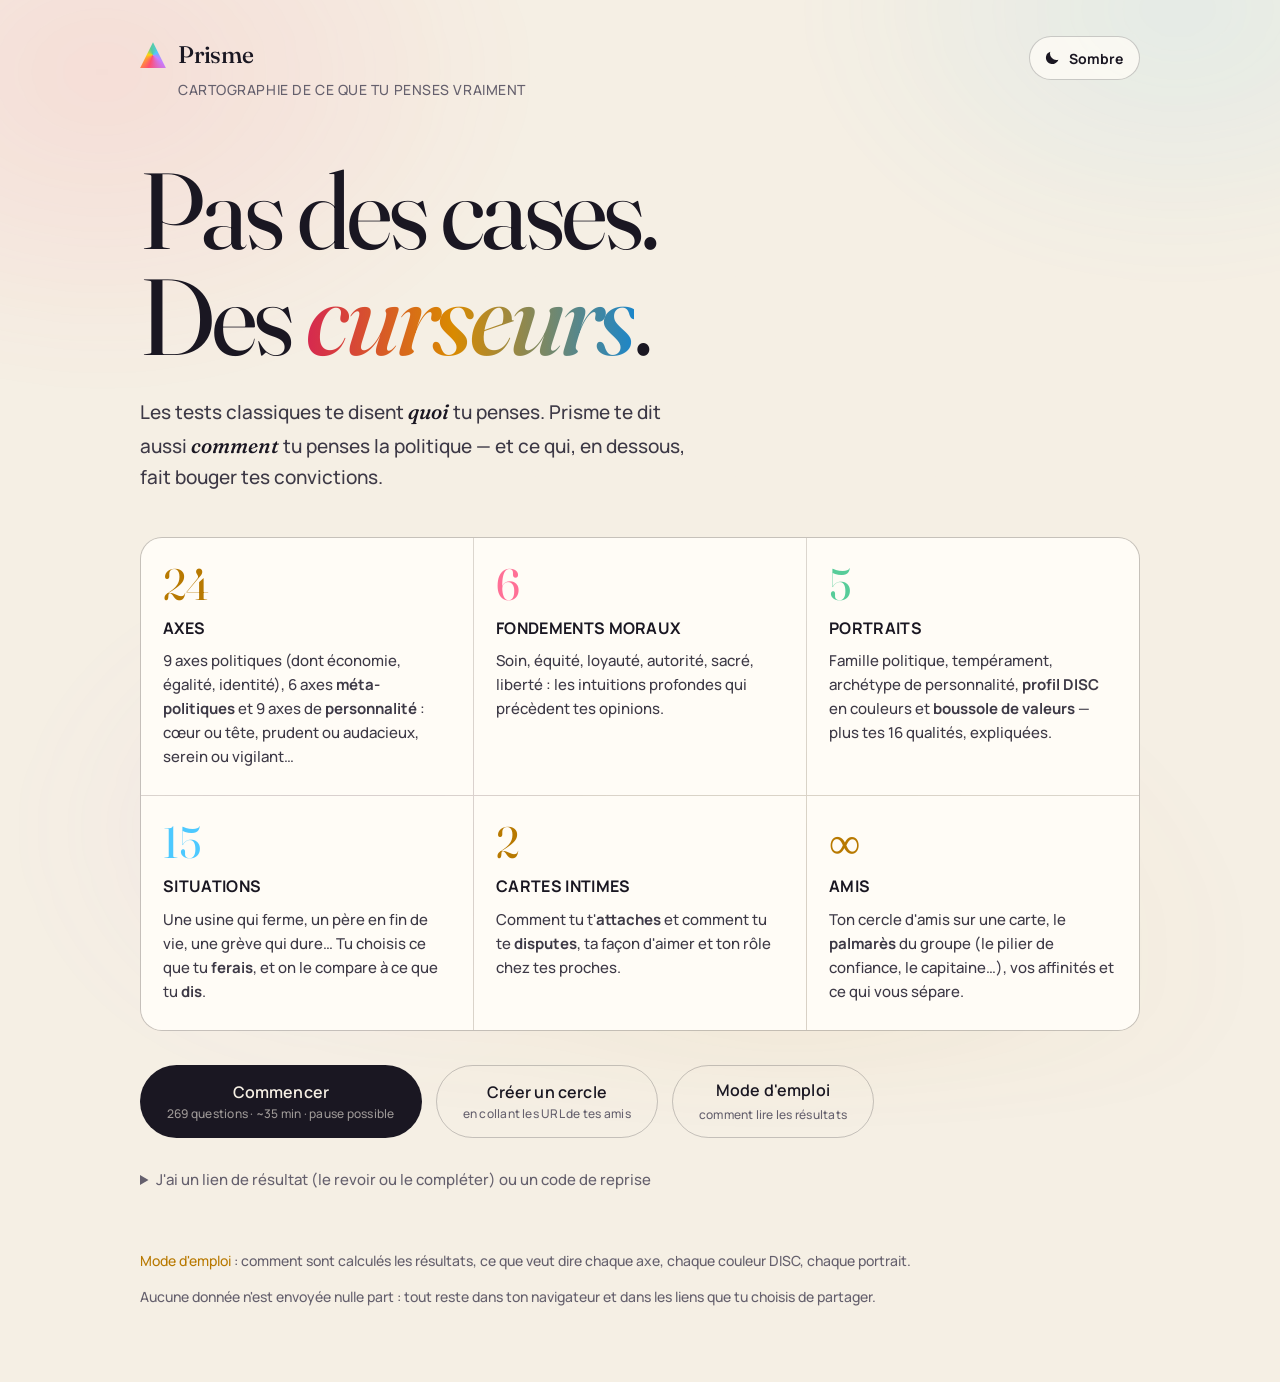
<file: index.html>
<!DOCTYPE html>
<html lang="fr">
<head>
  <meta charset="utf-8">
  <meta name="viewport" content="width=device-width, initial-scale=1, viewport-fit=cover">
  <title>Prisme — cartographie de ce que tu penses vraiment</title>
  <meta name="description" content="Un test politique et psychologique en profondeur : 24 axes, tes fondements moraux, ton profil DISC, tes valeurs, ta façon d'aimer et quinze mises en situation. Compare-toi à tes amis.">
  <meta name="theme-color" content="#f5efe4">
  <meta http-equiv="Cache-Control" content="no-cache">
  <script>try { if (localStorage.getItem('prisme.theme') === 'dark') document.documentElement.setAttribute('data-theme', 'dark'); } catch (e) {}</script>
  <meta property="og:title" content="Prisme — cartographie de ce que tu penses vraiment">
  <meta property="og:description" content="24 axes, tes fondements moraux, ton profil DISC, tes valeurs, ta façon d'aimer et quinze mises en situation : ce que tu dis, et ce que tu ferais. Puis compare-toi à tes amis.">
  <meta property="og:type" content="website">
  <meta property="og:site_name" content="Prisme">
  <meta property="og:locale" content="fr_FR">
  <meta property="og:url" content="https://kevindsm.github.io/prisme/">
  <meta property="og:image" content="https://kevindsm.github.io/prisme/og.png?v=78">
  <meta property="og:image:width" content="1200">
  <meta property="og:image:height" content="630">
  <meta property="og:image:alt" content="Prisme — Pas des cases. Des curseurs.">
  <meta name="twitter:card" content="summary_large_image">
  <link rel="icon" href="data:image/svg+xml,%3Csvg xmlns='http://www.w3.org/2000/svg' viewBox='0 0 64 64'%3E%3Cdefs%3E%3ClinearGradient id='g' x1='0' y1='0' x2='1' y2='1'%3E%3Cstop offset='0' stop-color='%23ff4d6d'/%3E%3Cstop offset='.5' stop-color='%23ffd60a'/%3E%3Cstop offset='1' stop-color='%234dc9ff'/%3E%3C/linearGradient%3E%3C/defs%3E%3Cpolygon points='32,6 60,56 4,56' fill='url(%23g)'/%3E%3C/svg%3E">
  <link rel="preconnect" href="https://fonts.googleapis.com">
  <link rel="preconnect" href="https://fonts.gstatic.com" crossorigin>
  <link href="https://fonts.googleapis.com/css2?family=Fraunces:ital,opsz,wght@0,9..144,300..900;1,9..144,300..900&family=Manrope:wght@400;500;600;700;800&display=swap" rel="stylesheet">
  <link rel="stylesheet" href="css/style.css?v=78">
</head>
<body>
  <div class="grain" aria-hidden="true"></div>
  <div class="aurora" aria-hidden="true"></div>

  <!-- ===================== INTRO ===================== -->
  <section id="screen-intro" class="screen is-active">
    <header class="intro-head">
      <div>
        <div class="brand">
          <span class="brand-prism" aria-hidden="true"></span>
          <span class="brand-name">Prisme</span>
        </div>
        <p class="brand-sub">Cartographie de ce que tu penses vraiment</p>
      </div>
      <button class="theme-toggle" type="button" data-theme-toggle aria-label="Passer en mode sombre">
        <svg class="icon-moon" viewBox="0 0 24 24" aria-hidden="true"><path d="M20.5 14.2A8.5 8.5 0 0 1 9.8 3.5a8.5 8.5 0 1 0 10.7 10.7z" fill="currentColor"/></svg>
        <svg class="icon-sun" viewBox="0 0 24 24" aria-hidden="true"><circle cx="12" cy="12" r="4.5" fill="currentColor"/><path d="M12 2v2.5M12 19.5V22M2 12h2.5M19.5 12H22M4.9 4.9l1.8 1.8M17.3 17.3l1.8 1.8M4.9 19.1l1.8-1.8M17.3 6.7l1.8-1.8" stroke="currentColor" stroke-width="2" stroke-linecap="round"/></svg>
        <span class="t-dark">Sombre</span><span class="t-light">Clair</span>
      </button>
    </header>

    <div class="intro-hero">
      <h1 class="intro-title">
        <span class="line">Pas des cases.</span>
        <span class="line">Des <em>curseurs</em>.</span>
      </h1>
      <p class="intro-lede">
        Les tests classiques te disent <em>quoi</em> tu penses. Prisme te dit aussi <em>comment</em> tu penses la politique —
        et ce qui, en dessous, fait bouger tes convictions.
      </p>
    </div>

    <p id="intro-circle" class="intro-circle" hidden></p>

    <div class="intro-grid">
      <article class="intro-card">
        <span class="intro-card-num">24</span>
        <h3>axes</h3>
        <p>9 axes politiques (dont économie, égalité, identité), 6 axes <strong>méta-politiques</strong> et 9 axes de <strong>personnalité</strong> : cœur ou tête, prudent ou audacieux, serein ou vigilant…</p>
      </article>
      <article class="intro-card">
        <span class="intro-card-num">6</span>
        <h3>fondements moraux</h3>
        <p>Soin, équité, loyauté, autorité, sacré, liberté : les intuitions profondes qui précèdent tes opinions.</p>
      </article>
      <article class="intro-card">
        <span class="intro-card-num">5</span>
        <h3>portraits</h3>
        <p>Famille politique, tempérament, archétype de personnalité, <strong>profil DISC</strong> en couleurs et <strong>boussole de valeurs</strong> — plus tes 16 qualités, expliquées.</p>
      </article>
      <article class="intro-card">
        <span class="intro-card-num">15</span>
        <h3>situations</h3>
        <p>Une usine qui ferme, un père en fin de vie, une grève qui dure… Tu choisis ce que tu <strong>ferais</strong>, et on le compare à ce que tu <strong>dis</strong>.</p>
      </article>
      <article class="intro-card">
        <span class="intro-card-num">2</span>
        <h3>cartes intimes</h3>
        <p>Comment tu t'<strong>attaches</strong> et comment tu te <strong>disputes</strong>, ta façon d'aimer et ton rôle chez tes proches.</p>
      </article>
      <article class="intro-card">
        <span class="intro-card-num">∞</span>
        <h3>amis</h3>
        <p>Ton cercle d'amis sur une carte, le <strong>palmarès</strong> du groupe (le pilier de confiance, le capitaine…), vos affinités et ce qui vous sépare.</p>
      </article>
    </div>

    <div class="intro-actions">
      <button id="btn-start" class="btn btn-primary">
        <span>Commencer</span>
        <small>269 questions · ~35 min · pause possible</small>
      </button>
      <button id="btn-resume" class="btn btn-ghost" hidden>
        <span>Reprendre</span>
        <small id="resume-info"></small>
      </button>
      <button id="btn-upgrade" class="btn btn-primary btn-upgrade" hidden>
        <span>Nouveau : compléter mon profil</span>
        <small>nouvelles questions · sans refaire le test</small>
      </button>
      <button id="btn-circle-make" class="btn btn-ghost" type="button">
        <span>Créer un cercle</span>
        <small>en collant les URL de tes amis</small>
      </button>
      <a class="btn btn-ghost" href="guide.html">
        <span>Mode d'emploi</span>
        <small>comment lire les résultats</small>
      </a>
    </div>

    <div id="circle-maker" class="maker" hidden>
      <h3>Créer un cercle</h3>
      <p>Chaque personne fait le test, clique sur <b>« Générer mon URL »</b> à la fin et t'envoie son URL. Colle-les toutes ici, <b>une par ligne</b> (la tienne aussi) : tu obtiens la page du cercle et une URL unique à renvoyer à tout le monde. Rien n'est enregistré : le cercle, c'est l'URL.</p>
      <textarea id="maker-input" rows="5" spellcheck="false" placeholder="https://kevindsm.github.io/prisme/#p=…&n=Prénom&#10;https://kevindsm.github.io/prisme/#p=…&n=Prénom"></textarea>
      <ul id="maker-preview" class="maker-preview"></ul>
      <div class="maker-actions">
        <button id="btn-maker-go" class="btn btn-primary" type="button" disabled><span>Créer le cercle</span><small>il faut au moins 2 URL</small></button>
        <button id="btn-maker-close" class="btn btn-ghost" type="button">Fermer</button>
      </div>
    </div>

    <details class="intro-import">
      <summary>J'ai un lien de résultat (le revoir ou le compléter) ou un code de reprise</summary>
      <div class="import-row">
        <input id="import-input" type="text" placeholder="Colle le lien ou le code ici" autocomplete="off" spellcheck="false">
        <button id="btn-import" class="btn btn-ghost btn-sm">Valider</button>
      </div>
    </details>

    <footer class="intro-foot">
      <p><a href="guide.html">Mode d'emploi</a> : comment sont calculés les résultats, ce que veut dire chaque axe, chaque couleur DISC, chaque portrait.</p>
      <p>Aucune donnée n'est envoyée nulle part : tout reste dans ton navigateur et dans les liens que tu choisis de partager.</p>
    </footer>
  </section>

  <!-- ===================== QUIZ ===================== -->
  <section id="screen-quiz" class="screen">
    <div class="quiz-top">
      <button id="btn-quit" class="link-btn pause-btn" type="button"><svg viewBox="0 0 24 24" width="16" height="16" aria-hidden="true"><rect x="6" y="5" width="4" height="14" rx="1.2" fill="currentColor"/><rect x="14" y="5" width="4" height="14" rx="1.2" fill="currentColor"/></svg>Pause</button>
      <div class="quiz-top-right">
        <button class="theme-toggle" type="button" data-theme-toggle aria-label="Passer en mode sombre">
          <svg class="icon-moon" viewBox="0 0 24 24" aria-hidden="true"><path d="M20.5 14.2A8.5 8.5 0 0 1 9.8 3.5a8.5 8.5 0 1 0 10.7 10.7z" fill="currentColor"/></svg>
          <svg class="icon-sun" viewBox="0 0 24 24" aria-hidden="true"><circle cx="12" cy="12" r="4.5" fill="currentColor"/><path d="M12 2v2.5M12 19.5V22M2 12h2.5M19.5 12H22M4.9 4.9l1.8 1.8M17.3 17.3l1.8 1.8M4.9 19.1l1.8-1.8M17.3 6.7l1.8-1.8" stroke="currentColor" stroke-width="2" stroke-linecap="round"/></svg>
          <span class="t-dark">Sombre</span><span class="t-light">Clair</span>
        </button>
        <div class="quiz-counter"><span id="q-index">1</span><span class="sep">/</span><span id="q-total">269</span></div>
      </div>
    </div>
    <div class="progress" id="progress" role="progressbar" aria-valuemin="0" aria-valuemax="100" aria-valuenow="0" aria-label="Avancement du test"></div>
    <p class="quiz-part" id="q-part"></p>

    <div class="quiz-stage">
      <article id="q-card" class="q-card">
        <p class="q-kicker">Dans quelle mesure es-tu d'accord ?</p>
        <h2 id="q-text" class="q-text"></h2>
        <p id="q-situation-q" class="q-situation-q" hidden></p>

        <div id="q-choices" class="q-choices"></div>

        <div class="slider-wrap" id="q-slider-block">
          <div id="slider-bubble" class="slider-bubble">Neutre</div>
          <input id="slider" class="slider" type="range" min="-100" max="100" step="1" value="0" aria-label="Degré d'accord">
          <div class="slider-ticks" id="slider-ticks">
            <button type="button" class="tick" data-v="-100" aria-label="Absolument pas d'accord"></button>
            <button type="button" class="tick" data-v="-50" aria-label="Pas d'accord"></button>
            <button type="button" class="tick mid" data-v="0" aria-label="Neutre"></button>
            <button type="button" class="tick" data-v="50" aria-label="D'accord"></button>
            <button type="button" class="tick" data-v="100" aria-label="Absolument d'accord"></button>
          </div>
          <div class="slider-ends" aria-hidden="true">
            <span>Absolument pas d'accord</span>
            <span>Absolument d'accord</span>
          </div>
        </div>

        <label class="heart-toggle">
          <input id="heart" type="checkbox">
          <span class="heart-box" aria-hidden="true">
            <svg viewBox="0 0 24 24" width="18" height="18"><path d="M12 21s-7.5-4.6-9.6-9.3C.9 8.3 3 4.8 6.6 4.8c2 0 3.4 1 4.2 2.3.8-1.3 2.2-2.3 4.2-2.3 3.6 0 5.7 3.5 4.2 6.9C19.5 16.4 12 21 12 21z" fill="currentColor"/></svg>
          </span>
          <span class="heart-label">Ce sujet me tient particulièrement à cœur</span>
        </label>
      </article>
      <article id="q-break" class="q-card q-break" hidden aria-live="polite">
        <p class="q-break-k" id="q-break-k"></p>
        <h2 class="q-break-t" id="q-break-t"></h2>
        <p class="q-break-peek" id="q-break-peek" hidden></p>
        <p class="q-break-next" id="q-break-next"></p>
        <button id="btn-break" class="btn btn-primary" type="button"><span>Continuer</span></button>
      </article>
    </div>

    <div class="quiz-actions">
      <button id="btn-prev" class="btn btn-ghost" type="button">Précédent</button>
      <button id="btn-skip" class="btn btn-ghost" type="button">Passer</button>
      <button id="btn-next" class="btn btn-primary" type="button"><span>Suivant</span></button>
    </div>
    <p class="quiz-hint">Flèches ← → pour ajuster · Entrée pour valider · H pour le cœur</p>
  </section>

  <!-- ===================== RÉSULTATS ===================== -->
  <section id="screen-results" class="screen">
    <header class="res-head">
      <div class="brand">
        <span class="brand-prism" aria-hidden="true"></span>
        <span class="brand-name">Prisme</span>
      </div>
      <div class="head-actions">
        <button class="theme-toggle" type="button" data-theme-toggle aria-label="Passer en mode sombre">
          <svg class="icon-moon" viewBox="0 0 24 24" aria-hidden="true"><path d="M20.5 14.2A8.5 8.5 0 0 1 9.8 3.5a8.5 8.5 0 1 0 10.7 10.7z" fill="currentColor"/></svg>
          <svg class="icon-sun" viewBox="0 0 24 24" aria-hidden="true"><circle cx="12" cy="12" r="4.5" fill="currentColor"/><path d="M12 2v2.5M12 19.5V22M2 12h2.5M19.5 12H22M4.9 4.9l1.8 1.8M17.3 17.3l1.8 1.8M4.9 19.1l1.8-1.8M17.3 6.7l1.8-1.8" stroke="currentColor" stroke-width="2" stroke-linecap="round"/></svg>
          <span class="t-dark">Sombre</span><span class="t-light">Clair</span>
        </button>
        <button id="btn-home" class="link-btn" type="button">Accueil</button>
      </div>
    </header>

    <nav class="res-nav" id="res-nav" aria-label="Sommaire du profil" data-pre-tab="À deux" hidden></nav>

    <div class="res-body">

    <div class="res-hero">
      <p class="res-kicker" id="res-kicker">Ton profil</p>
      <h1 class="res-title" id="res-title"></h1>
      <div id="disc-chips" class="disc-chips" hidden></div>
      <p class="res-headline" id="res-headline"></p>
      <div class="res-share" id="res-share">
        <button id="btn-copy" class="btn btn-primary" type="button"><span>Générer mon URL</span></button>
        <button id="btn-image" class="btn btn-ghost" type="button">Créer mon image</button>
        <button id="btn-make-circle" class="btn btn-ghost" type="button">Créer un cercle</button>
        <button id="btn-retake" class="btn btn-ghost" type="button">Refaire le test</button>
      </div>

      <div id="url-panel" class="maker" hidden>
        <h3>Ton URL</h3>
        <p>Cette URL <b>est</b> ton résultat : garde-la, et envoie-la à tes amis. Pour vous comparer à plusieurs, l'un de vous clique sur <b>« Créer un cercle »</b> et y colle les URL de tout le monde.</p>
        <label class="maker-label" for="url-name">Ton prénom (il s'affichera dans le cercle)</label>
        <input id="url-name" type="text" maxlength="24" autocomplete="off" placeholder="Prénom">
        <label class="maker-label" for="url-out">Ton URL</label>
        <textarea id="url-out" rows="3" readonly spellcheck="false"></textarea>
        <div class="maker-actions">
          <button id="btn-url-copy" class="btn btn-primary" type="button"><span>Copier l'URL</span></button>
        </div>
      </div>

      <div id="image-panel" class="maker image-panel" hidden>
        <h3>Ton image</h3>
        <p>Au format story, prête à poster : ta roue DISC, puis tes titres politiques et moraux — famille, tempérament, place à l'Assemblée, boussole morale et valeurs.</p>
        <p id="image-status" class="image-status"></p>
        <img id="image-preview" class="image-preview" alt="Aperçu de ton image Prisme" hidden>
        <div id="image-actions" class="maker-actions" hidden>
          <a id="btn-image-dl" class="btn btn-primary" href="#"><span>Télécharger l'image</span></a>
          <button id="btn-image-share" class="btn btn-ghost" type="button" hidden>Partager</button>
        </div>
      </div>

      <div id="visitor-banner" class="visitor" hidden>
        <p id="visitor-text"></p>
        <div class="visitor-actions">
          <button id="btn-visitor-compare" class="btn btn-primary" type="button"><span>Me comparer</span></button>
          <button id="btn-visitor-take" class="btn btn-primary" type="button"><span>Faire le test et me comparer</span></button>
          <button id="btn-visitor-me" class="link-btn" type="button">C'est mon propre résultat</button>
        </div>
      </div>
    </div>

    <section class="res-section teaser-top" id="values-teaser-section" data-no-fold hidden>
      <div id="values-teaser" class="visitor teaser"></div>
    </section>
    <section id="compare-block" class="res-section compare-block" hidden>
      <div class="section-head">
        <h2><span id="cmp-me">Toi</span> <span class="vs">vs</span> <span id="cmp-name">ton ami</span></h2>
        <p>Où vous vous rejoignez, où ça frotte, et ce que ça dit de vous deux.</p>
      </div>

      <div class="affinity">
        <div class="affinity-ring" id="affinity-ring">
          <svg viewBox="0 0 120 120" aria-hidden="true">
            <circle class="ring-bg" cx="60" cy="60" r="52"/>
            <circle class="ring-fg" id="affinity-arc" cx="60" cy="60" r="52"/>
          </svg>
          <div class="affinity-val"><span id="affinity-pct">0</span><small>%</small></div>
        </div>
        <div class="affinity-text">
          <h3 id="affinity-label"></h3>
          <p id="affinity-desc"></p>
          <div class="legend">
            <span class="legend-me" id="legend-me">Toi</span>
            <span class="legend-them" id="legend-them">Ami</span>
          </div>
        </div>
      </div>

      <div id="dim-affinity" class="dim-rings"></div>

      <h3 class="sub-head">Ce que ça dit de vous deux</h3>
      <div id="cmp-comments" class="comments"></div>

      <div class="cmp-charts">
        <article class="res-card">
          <p class="card-kicker">Écarts</p>
          <h2>Là où vous divergez le plus</h2>
          <div id="gap-chart" class="gap-chart"></div>
        </article>
        <article class="res-card">
          <p class="card-kicker">Fondements moraux</p>
          <h2>Vos boussoles</h2>
          <div id="cmp-radar" class="radar"></div>
          <ul id="cmp-found" class="found-cmp"></ul>
        </article>
      </div>

      <article class="res-card cmp-disc" id="cmp-disc" hidden>
        <p class="card-kicker">Profils DISC</p>
        <h2>Vos couleurs</h2>
        <div class="cmp-disc-grid">
          <div id="cmp-disc-wheel" class="disc-wheel"></div>
          <div>
            <p id="cmp-disc-who" class="cmp-disc-who"></p>
            <p id="cmp-disc-text" class="cmp-disc-text"></p>
            <ul id="cmp-disc-bars" class="found-cmp"></ul>
          </div>
        </div>
      </article>

      <article class="res-card cmp-disc" id="cmp-values" hidden>
        <p class="card-kicker">Valeurs</p>
        <h2>Ce qui vous fait avancer</h2>
        <div class="cmp-disc-grid">
          <div id="cmp-values-wheel" class="values-wheel"></div>
          <div>
            <p id="cmp-values-text" class="cmp-disc-text"></p>
            <ul id="cmp-values-bars" class="found-cmp"></ul>
          </div>
        </div>
      </article>

      <article class="res-card cmp-disc" id="cmp-qualities" hidden>
        <p class="card-kicker">Qualités</p>
        <h2>Ce que chacun apporte à l'autre</h2>
        <div class="cmp-cols qual-cols">
          <div class="cmp-col"><h4 id="cmp-qual-me-title">Ce que tu apportes</h4><ul id="cmp-qual-me"></ul></div>
          <div class="cmp-col"><h4 id="cmp-qual-them-title">Ce qu'il apporte</h4><ul id="cmp-qual-them"></ul></div>
        </div>
        <ul id="cmp-qual-bars" class="found-cmp qual-cmp"></ul>
      </article>

      <article class="res-card" id="cmp-rel" hidden>
        <p class="card-kicker">Dans la vie</p>
        <h2>À deux, au quotidien</h2>
        <p class="group-intro">Les deux cartes de « toi et les autres », avec vos deux points, et ce que la rencontre de vos deux styles produit.</p>
        <div id="cmp-rel-body"></div>
      </article>

      <article class="res-card" id="cmp-sit" hidden>
        <p class="card-kicker">Face au réel</p>
        <h2>Les mêmes situations, vos deux choix</h2>
        <div id="cmp-sit-body"></div>
      </article>

      <article class="res-card dumbbell-card">
        <p class="card-kicker">Face à face</p>
        <h2>Tous les axes, côte à côte</h2>
        <div id="dumbbell" class="dumbbell"></div>
      </article>

      <div class="cmp-cols">
        <div class="cmp-col">
          <h4>Vous êtes d'accord sur</h4>
          <ul id="cmp-agree"></ul>
        </div>
        <div class="cmp-col">
          <h4>Ça frotte sur</h4>
          <ul id="cmp-disagree"></ul>
        </div>
      </div>
      <p class="cmp-psy" id="cmp-psy" hidden></p>
      <button id="btn-compare-close" class="link-btn" type="button">Fermer la comparaison</button>
    </section>
    <div class="res-act res-act-plain" data-act="En bref" data-tab="En bref">
      <p class="act-t">En bref</p>
      <p class="act-s">Tes trois portraits, ton portrait complet, ce qui te distingue, et le détail en cinq temps.</p>
    </div>
    <section class="res-section res-trio" id="trio-section">
      <article class="res-card psy-card" id="psy-card">
        <p class="card-kicker">Archétype de personnalité</p>
        <h2 id="psy-name" data-nav="Archétype"></h2>
        <p class="fam-nuance" id="psy-nuance" hidden></p>
        <p class="fam-desc" id="psy-desc"></p>
        <p class="fam-why" id="psy-why" hidden></p>
        <ul class="fam-list" id="psy-list"></ul>
      </article>
      <article class="res-card temper-card">
        <p class="card-kicker">Tempérament politique</p>
        <h2 id="temp-name" data-nav="Tempérament"></h2>
        <p class="fam-nuance" id="temp-nuance" hidden></p>
        <p class="fam-desc" id="temp-desc"></p>
        <p class="fam-why" id="temp-why" hidden></p>
        <ul class="fam-list" id="temp-list"></ul>
      </article>
      <article class="res-card family-card">
        <p class="card-kicker">Famille politique la plus proche</p>
        <h2 id="fam-name" data-nav="Famille politique"></h2>
        <p class="fam-tag" id="fam-tag"></p>
        <p class="fam-nuance" id="fam-nuance" hidden></p>
        <p class="fam-desc" id="fam-desc"></p>
        <p class="fam-why" id="fam-why" hidden></p>
        <ul class="fam-list" id="fam-list"></ul>
      </article>
    </section>
    <section class="res-section portrait-section" id="portrait-section">
      <div class="section-head">
        <h2 data-nav="Portrait">Ton portrait</h2>
        <p>Tout le test réuni en un seul texte : ta façon d'être, ce qui compte pour toi, tes idées, tes liens, tes forces et ce qui peut t'inquiéter.</p>
      </div>
      <div class="portrait" id="portrait"></div>
    </section>
    <section class="res-section" id="layers-section">
      <div class="section-head">
        <h2 data-nav="Tes couches">Tes quatre couches</h2>
        <p>De ce qui est le plus profond en toi à ce qui se voit le plus : ta nature, tes valeurs, ta façon d'agir et tes idées.</p>
      </div>
      <div class="ly" id="layers"></div>
    </section>
    <section class="res-section" id="signatures-section" hidden>
      <div class="section-head">
        <h2>Signatures</h2>
        <p>Les combinaisons et les tensions que les réponses dessinent — ce qui distingue ce profil d'un profil moyen.</p>
      </div>
      <div id="signatures" class="signatures"></div>
    </section>
    <section class="res-section summary" id="summary-section">
      <div class="section-head">
        <h2 data-nav="Le détail">Le détail, en cinq temps</h2>
        <p>La version analytique du portrait : chaque phrase s'appuie sur un curseur précis, chiffres à l'appui.</p>
      </div>
      <div class="summary-body" id="summary"></div>
    </section>
    <div class="res-act" data-act="Qui tu es" data-tab="Caractère">
      <p class="act-n">I</p>
      <p class="act-t">Qui tu es</p>
      <p class="act-s">Le caractère d'abord : personnalité, morale, couleurs DISC, MBTI et compagnie, valeurs et qualités.</p>
    </div>
    <section class="res-section" id="psyche-section">
      <div class="section-head">
        <h2>Personnalité</h2>
        <p>Qui tu es sous la politique : ta façon de décider, de risquer, de regarder le monde et les autres.</p>
      </div>
      <div id="axes-psyche" class="axes"></div>
    </section>
    <section class="res-section res-duo psyche" id="psyche-duo-section">
      <article class="res-card">
        <p class="card-kicker">Fondements moraux</p>
        <h2 data-nav="Fondements moraux">Ce qui te fait réagir</h2>
        <div id="radar" class="radar"></div>
        <ul id="found-list" class="found-list"></ul>
      </article>
      <article class="res-card">
        <p class="card-kicker">Traits</p>
        <h2 data-nav="Traits et style">Ta façon d'y aller</h2>
        <div id="traits" class="traits"></div>
        <div class="stats-grid" id="stats-grid"></div>
      </article>
    </section>
    <section class="res-section disc" id="disc-section" hidden>
      <div class="section-head">
        <h2>Profil DISC</h2>
        <p>Ton style de comportement en quatre couleurs, selon la méthode utilisée en ressources humaines : comment tu agis, communiques et réagis sous pression. Il décrit ta nature profonde, celle qui ressort quand tu es toi-même.</p>
      </div>
      <div class="disc-hero">
        <div id="disc-wheel" class="disc-wheel"></div>
        <div class="disc-main">
          <p class="card-kicker" id="disc-kicker">Ta couleur dominante</p>
          <h3 class="disc-title" id="disc-title"></h3>
          <p class="disc-sub" id="disc-sub"></p>
          <p class="disc-desc" id="disc-desc"></p>
          <div id="disc-bars" class="disc-bars"></div>
        </div>
      </div>
      <p class="disc-read"><b>Comment lire la roue ?</b> Deux questions la structurent. De haut en bas, ton rythme : de la rapidité et de l'affirmation (rouge, jaune) au calme et à la réflexion (bleu, vert). De gauche à droite, ce vers quoi tu te tournes d'abord : les tâches (rouge, bleu) ou les relations (jaune, vert). Chaque part se remplit selon ton score, et ton point se place là où tes réponses t'emmènent.</p>
      <p class="disc-nature"><b>Ta nature profonde, pas forcément ton visage au travail.</b> Les questions de Prisme portent sur ta façon d'être en général : ce DISC décrit donc surtout ton comportement spontané, celui qui ressort entre proches, chez toi ou sous pression. Au travail, chacun adapte un peu sa façon d'être aux attentes de son rôle : un test DISC passé « en contexte professionnel » peut montrer des couleurs légèrement différentes, souvent plus mesurées. Les deux sont vrais : ils ne regardent pas la même chose.</p>
      <div id="disc-style" class="dst"></div>
      <div id="disc-cards" class="disc-cards"></div>
      <div id="disc-legend" class="disc-legend"></div>
    </section>
    <section class="res-section types" id="types-section" hidden>
      <div class="section-head">
        <h2 data-nav="MBTI et cie">Tes types : MBTI, Big Five, Ennéagramme</h2>
        <p>Trois modèles de personnalité très connus, estimés à partir de tes réponses, sans question en plus : ton caractère, tes couleurs DISC, tes valeurs, ta morale et ta façon d'être avec les autres.</p>
      </div>
      <div class="ty-grid">
        <article class="res-card ty-card" id="type-mbti"></article>
        <article class="res-card ty-card" id="type-ennea"></article>
        <article class="res-card ty-card" id="type-big5"></article>
      </div>
      <p class="ty-note">Ce sont des estimations, pas des tests officiels : elles donnent une tendance fiable, mais un questionnaire dédié à chaque modèle pourrait donner un résultat légèrement différent, surtout sur une lettre « de peu ».</p>
    </section>
    <section class="res-section values" id="values-section" hidden>
      <div class="section-head">
        <h2>Tes valeurs</h2>
        <p>Ce qui te fait avancer, d'après le modèle des valeurs universelles de Schwartz. Sur la roue, deux valeurs voisines vont bien ensemble ; deux valeurs face à face se contrarient.</p>
      </div>
      <div class="disc-hero values-hero">
        <div id="values-wheel" class="values-wheel"></div>
        <div class="disc-main">
          <p class="card-kicker" id="values-kicker">Ta boussole</p>
          <h3 class="disc-title" id="values-title"></h3>
          <p class="disc-sub" id="values-sub"></p>
          <p class="disc-desc" id="values-desc"></p>
          <div id="values-poles" class="val-poles"></div>
        </div>
      </div>
      <div class="values-grid">
        <article class="res-card">
          <p class="card-kicker">Classement</p>
          <h2>Tes dix valeurs</h2>
          <div id="values-bars" class="val-bars"></div>
        </article>
        <div id="values-cards" class="val-cards"></div>
      </div>
    </section>
    <section class="res-section" id="qualities-section" hidden>
      <div class="section-head">
        <h2>Tes qualités</h2>
        <p>Seize qualités calculées en croisant tes axes, ta morale et ton comportement. Pour chacune, on te dit d'où elle vient.</p>
      </div>
      <h3 class="sub-head first">Tes cinq forces</h3>
      <div id="qualities-top" class="quals"></div>
      <div class="qual-split">
        <div>
          <h3 class="sub-head">Ce qui t'est moins naturel</h3>
          <div id="qualities-low" class="quals two"></div>
        </div>
        <article class="res-card">
          <p class="card-kicker">Vue d'ensemble</p>
          <h2>Ton profil de qualités</h2>
          <ul id="qualities-all" class="found-list qual-list"></ul>
        </article>
      </div>
    </section>
    <section class="res-section" id="life-section" hidden>
      <div class="section-head">
        <h2>Dans la vie</h2>
        <p>Ce que ton profil laisse deviner de toi, loin de la politique. Entre parenthèses : la qualité qui le fait dire.</p>
      </div>
      <div id="life-cards" class="life-cards"></div>
    </section>
    <div class="res-act" data-act="Avec les autres" data-tab="Relations">
      <p class="act-n">II</p>
      <p class="act-t">Avec les autres</p>
      <p class="act-s">La partie la plus intime : ce que tu es en amour, en famille et en amitié.</p>
    </div>
    <section class="res-section" id="rel-section" hidden>
      <div class="section-head">
        <h2 data-nav="Toi et les autres">Toi et les autres</h2>
        <p>Comment tu t'attaches, comment tu te disputes, comment tu montres que tu tiens aux gens. Rien de politique ici : c'est la partie la plus intime du rapport. Ce sont des tendances, pas des diagnostics — elles bougent avec les relations et avec le temps.</p>
      </div>
      <div class="rel-grid">
        <article class="res-card rel-card" id="rel-attach"></article>
        <article class="res-card rel-card" id="rel-conflict"></article>
      </div>
      <div class="rel-grid rel-lower">
        <article class="res-card">
          <p class="card-kicker">Ta façon d'aimer</p>
          <h2>Ce que tu donnes, ce qui te touche</h2>
          <div id="rel-love"></div>
        </article>
        <div class="rel-side">
          <article class="res-card rel-role" id="rel-role"></article>
          <article class="res-card">
            <p class="card-kicker">Quatre curseurs de plus</p>
            <div id="rel-bars" class="rel-bars"></div>
          </article>
        </div>
      </div>
      <p class="rel-source">Les deux cartes s'appuient sur des modèles reconnus : l'attachement adulte à deux dimensions (Brennan, Clark et Shaver, dans la lignée de Bowlby) et les cinq façons de gérer un désaccord (Thomas et Kilmann). Les façons d'aimer reprennent une idée populaire, les « langages de l'amour » : à lire comme une piste, pas comme une science.</p>
    </section>
    <div class="res-act" data-act="Ce que tu penses" data-tab="Idées">
      <p class="act-n">III</p>
      <p class="act-t">Ce que tu penses</p>
      <p class="act-s">Place aux idées : tes axes, ta place dans l’hémicycle, face au réel, tes angles morts et tes curseurs les plus tranchés.</p>
    </div>
    <section class="res-section" id="axes-pol-section">
      <div class="section-head">
        <h2>Axes politiques</h2>
        <p>Ce que tu penses : les grandes lignes de fracture du débat public.</p>
      </div>
      <div id="axes-politique" class="axes"></div>
    </section>
    <section class="res-section" id="axes-meta-section">
      <div class="section-head">
        <h2>Méta-politique</h2>
        <p>Comment tu penses : ta manière d'aborder le pouvoir, le changement, l'adversaire.</p>
      </div>
      <div id="axes-meta" class="axes"></div>
    </section>
    <section class="res-section" id="assembly-section">
      <div class="section-head">
        <h2 data-nav="Hémicycle">Ta place dans l'hémicycle</h2>
        <p>Si l'Assemblée nationale comptait un 577<sup>e</sup> siège pour toi : l'angle vient de ta position gauche-droite, le rang de ton engagement.</p>
      </div>
      <div class="assembly">
        <div class="hemi">
          <div id="seat-svg"></div>
          <div id="seat-legend" class="hemi-legend"></div>
        </div>
        <div>
          <p class="card-kicker">Ton siège</p>
          <h3 class="assembly-seat" id="seat-num"></h3>
          <p class="assembly-rank" id="seat-rank"></p>
          <p class="assembly-text" id="seat-text"></p>
          <p class="assembly-why" id="seat-why"></p>
          <p class="assembly-note">Représentation symbolique : les sept blocs ne correspondent à aucun groupe parlementaire réel.</p>
        </div>
      </div>
    </section>
    <section class="res-section" id="sit-section" hidden>
      <div class="section-head">
        <h2 data-nav="Face au réel">Face au réel</h2>
        <p>Quinze situations concrètes, et pour chacune la réponse que tu as choisie. Chaque réponse appartenait à une famille politique — sans que tu le saches en répondant. On peut donc comparer ce que tu <b>dis</b> (tes curseurs) et ce que tu <b>ferais</b> (tes choix).</p>
      </div>
      <div id="sit-hero" class="sit-hero"></div>
      <article class="res-card sit-card">
        <p class="card-kicker">Tes choix, camp par camp</p>
        <h2>Pour qui tu as voté sans le savoir</h2>
        <p class="group-intro">Chaque pastille est une situation, rangée dans le camp de la réponse choisie (survole-la pour la relire). Dessous, la règle gauche-droite : le losange, c'est où te placent tes curseurs ; le rond, où te placent tes choix.</p>
        <div id="sit-camps"></div>
      </article>
      <article class="res-card sit-card">
        <p class="card-kicker">Ce que tu dis, ce que tu ferais</p>
        <h2>Thème par thème</h2>
        <p class="group-intro">Pour chaque thème touché par les situations : <span class="db-leg me"></span> ta position dans les curseurs, <span class="db-leg them"></span> la position moyenne des réponses que tu as choisies, sur les seuls thèmes où elles prennent parti. Le nombre à droite est l'écart, sur 100 ; une ligne pâle ne repose que sur une seule situation.</p>
        <p id="sit-gap-text" class="sit-gap-text"></p>
        <div id="sit-dumbbell"></div>
      </article>
      <details id="sit-review" class="sit-review"></details>
    </section>
    <section class="res-section" id="blind-section" hidden>
      <div class="section-head">
        <h2 data-nav="Angles morts">Tes angles morts</h2>
        <p id="blind-intro"></p>
      </div>
      <div id="blind-cards" class="blind-cards"></div>
      <p id="blind-move" class="blind-move" hidden></p>
    </section>
    <section class="res-section" id="extremes-section" hidden>
      <div class="section-head">
        <h2 data-nav="Tes curseurs">Tes curseurs les plus tranchés</h2>
        <p>Les affirmations que tu as poussées le plus loin, mot pour mot. C'est la partie la plus personnelle du rapport : deux personnes n'ont presque jamais les mêmes.</p>
      </div>
      <div id="extremes-cards" class="ext-cards"></div>
      <p id="extremes-note" class="xs-note-txt"></p>
    </section>
    <section class="res-section" id="hearts-section" hidden>
      <div class="section-head">
        <h2>Sujets de cœur</h2>
        <p>Les thèmes marqués comme tenant particulièrement à cœur.</p>
      </div>
      <div id="hearts" class="hearts"></div>
    </section>

    <div class="res-act" data-act="Pour le plaisir" data-tab="Pour rire">
      <p class="act-n">IV</p>
      <p class="act-t">Pour le plaisir</p>
      <p class="act-s">Et pour finir, le même profil comparé à autre chose que des idées : un personnage, un animal, un film, un morceau.</p>
    </div>
    <section class="res-section" id="cast-section" hidden>
      <div class="section-head">
        <h2 data-nav="Personnages">Quel personnage serais-tu ?</h2>
        <p>D'après ton profil psychologique — tes qualités, tes couleurs DISC, tes valeurs, ton caractère — et pas tes opinions. Cinquante-deux univers et plus de quatorze cents personnages : clique sur une famille, puis sur un univers, pour découvrir le tien et pourquoi c'est lui.</p>
      </div>
      <div id="cast" class="cast"></div>
    </section>
    <section class="res-section" id="animal-section" hidden>
      <div class="section-head">
        <h2 data-nav="Ton animal">Quel animal serais-tu ?</h2>
        <p>Toujours d'après ton profil psychologique, comparé à 171 animaux décrits sur les mêmes dimensions. Dans un cercle, chacun reçoit un animal différent.</p>
      </div>
      <div id="animal-card" class="animal-wrap"></div>
      <p class="pick-note">Et famille par famille, parce qu'un seul résultat sur cent soixante-dix animaux laisse peu de choix : mammifères, oiseaux, reptiles et amphibiens, mers et océans, insectes et petites bêtes.</p>
      <div id="animal-families" class="cast"></div>
    </section>
    <section class="res-section" id="film-section" hidden>
      <div class="section-head">
        <h2 data-nav="Ton film">Si tu étais un film</h2>
        <p>Pas ton film préféré : celui dont le tempérament ressemble au tien. Chaque film est décrit par ce qu'il raconte et par la façon dont il le raconte, sur les mêmes dimensions que le reste du test.</p>
        <p class="pick-note">L'affiche vient de Wikipédia : ton navigateur va la chercher là-bas, comme il va chercher les polices du site. Aucune de tes réponses n'est transmise, ni ici ni ailleurs.</p>
      </div>
      <div id="film-card" class="animal-wrap"></div>
    </section>
    <section class="res-section" id="musique-section" hidden>
      <div class="section-head">
        <h2 data-nav="Ta musique">Si tu étais une musique</h2>
        <p>Un morceau, pas un genre. Là encore, c'est le caractère du titre qui est comparé au tien : son énergie, son rapport au temps, ce qu'il cherche à provoquer.</p>
        <p class="pick-note">Le bouton joue un extrait de 30 secondes servi par Apple, chargé seulement si tu cliques. Deux morceaux sur cent n'en ont pas : ils ne sont pas au catalogue.</p>
      </div>
      <div id="musique-card" class="animal-wrap"></div>
    </section>

    <section class="res-section" id="plat-section" hidden>
      <div class="section-head">
        <h2 data-nav="Ton plat">Si tu étais un plat</h2>
        <p>Pas ton plat préféré : celui dont le tempérament ressemble au tien. Un plat qui mijote six heures ne tombe pas sur la même personne qu'un plat qui se rate en trois secondes.</p>
      </div>
      <div id="plat-card" class="animal-wrap"></div>
    </section>

    <section class="res-section" id="poste-section" hidden>
      <div class="section-head">
        <h2 data-nav="Ton service">Dans quel service travaillerais-tu ?</h2>
        <p>Une grande entreprise internationale, ses quinze directions et ses soixante-dix postes. Chaque poste est noté sur le <b>tempérament</b> qu'il réclame, jamais sur le diplôme : on peut tomber sur « contrôle de gestion » sans avoir jamais ouvert un tableur.</p>
      </div>
      <div id="poste-card" class="animal-wrap"></div>
    </section>

    <section class="res-section" id="more-section" hidden>
      <div class="section-head">
        <h2 data-nav="Et si tu étais">Et si tu étais…</h2>
        <p>Une émission de télé, un monument, un végétal, un pays, une sucrerie, une spécialité de médecine, une maladie (bénigne, promis), un organe, une émotion, un emoji, une planète, une couleur, un objet du quotidien, une entreprise, un personnage de conte, une ville française, un vêtement, un département et une drogue (du quotidien, rassure-toi). Toujours le même principe : pas ce que tu préfères, mais ce dont le tempérament ressemble au tien. Clique pour découvrir chacun.</p>
      </div>
      <div id="more-picks" class="cast"></div>
    </section>
    <footer class="res-foot">
      <p>Prisme est un miroir, pas un verdict. Les familles, tempéraments et archétypes sont des approximations : le profil réel est la somme des curseurs, pas l'étiquette.</p>
      <p><a href="guide.html">Mode d'emploi</a> : comment lire chaque axe, chaque portrait et le DISC · <a href="https://github.com/KevinDSM/prisme" target="_blank" rel="noopener">Code source</a> · Les réponses ne quittent jamais ton navigateur.</p>
    </footer>
    </div>
  </section>

  <!-- ===================== CERCLE (lien de groupe) ===================== -->
  <section id="screen-group" class="screen group-screen">
    <header class="res-head">
      <div class="brand">
        <span class="brand-prism" aria-hidden="true"></span>
        <span class="brand-name">Prisme</span>
      </div>
      <div class="head-actions">
        <button class="theme-toggle" type="button" data-theme-toggle aria-label="Passer en mode sombre">
          <svg class="icon-moon" viewBox="0 0 24 24" aria-hidden="true"><path d="M20.5 14.2A8.5 8.5 0 0 1 9.8 3.5a8.5 8.5 0 1 0 10.7 10.7z" fill="currentColor"/></svg>
          <svg class="icon-sun" viewBox="0 0 24 24" aria-hidden="true"><circle cx="12" cy="12" r="4.5" fill="currentColor"/><path d="M12 2v2.5M12 19.5V22M2 12h2.5M19.5 12H22M4.9 4.9l1.8 1.8M17.3 17.3l1.8 1.8M4.9 19.1l1.8-1.8M17.3 6.7l1.8-1.8" stroke="currentColor" stroke-width="2" stroke-linecap="round"/></svg>
          <span class="t-dark">Sombre</span><span class="t-light">Clair</span>
        </button>
        <button id="btn-group-home" class="link-btn" type="button">Accueil</button>
      </div>
    </header>

    <nav class="res-nav" id="group-nav" aria-label="Sommaire du cercle" data-pre-tab="En bref" hidden></nav>

    <div class="res-body">

    <div class="res-hero">
      <p class="res-kicker" id="group-kicker">Le cercle</p>
      <h1 class="res-title" id="group-title"></h1>
      <div id="group-people" class="medals group-people"></div>
      <p class="res-headline" id="group-headline"></p>
      <div class="res-share">
        <button id="btn-group-addone" class="btn btn-primary" type="button"><span>Ajouter une personne</span></button>
        <button id="btn-group-image" class="btn btn-ghost" type="button">Créer l'image du cercle</button>
        <button id="btn-group-test" class="btn btn-ghost" type="button">Faire le test</button>
      </div>
      <div id="g-image-panel" class="maker image-panel" hidden>
        <h3>L'image du cercle</h3>
        <p>La roue DISC avec un point par personne, et le nom que vous donnez au cercle. Le nom est gardé dans l'URL du cercle : tous ceux qui l'ouvrent le verront.</p>
        <label class="maker-label" for="g-circle-name">Nom du cercle</label>
        <input id="g-circle-name" type="text" maxlength="40" autocomplete="off" placeholder="Les Irréductibles, La Bande du jeudi…">
        <p id="g-image-status" class="image-status"></p>
        <img id="g-image-preview" class="image-preview" alt="Aperçu de l'image du cercle" hidden>
        <div id="g-image-actions" class="maker-actions" hidden>
          <a id="g-btn-image-dl" class="btn btn-primary" href="#"><span>Télécharger l'image</span></a>
          <button id="g-btn-image-share" class="btn btn-ghost" type="button" hidden>Partager</button>
        </div>
      </div>
      <div id="group-add-panel" class="maker" hidden>
        <h3>Ajouter une personne</h3>
        <p>Colle l'URL de résultat de la personne (celle qu'elle obtient avec « Générer mon URL »). Elle rejoint le cercle, et <b>l'URL du cercle change</b> : pense à la recopier pour la partager.</p>
        <input id="group-add-url" type="text" autocomplete="off" spellcheck="false" placeholder="https://kevindsm.github.io/prisme/#p=…">
        <input id="group-add-name" type="text" maxlength="24" autocomplete="off" placeholder="Son prénom (si l'URL n'en contient pas)">
        <div class="maker-actions">
          <button id="btn-group-add-ok" class="btn btn-primary" type="button"><span>Ajouter au cercle</span></button>
        </div>
      </div>
      <div class="group-url">
        <label class="maker-label" for="group-url">L'URL de ce cercle — c'est elle qu'il faut envoyer à tout le monde</label>
        <div class="group-url-row">
          <input id="group-url" type="text" readonly spellcheck="false">
          <button id="btn-group-copy" class="btn btn-ghost btn-sm" type="button">Copier</button>
        </div>
      </div>
    </div>

    <section class="res-section" data-no-fold>
      <div class="section-head">
        <h2>Le cercle en bref</h2>
        <p>Ce que le groupe a en commun, vu d'en haut. Ici, personne n'est au centre : tout le monde est traité de la même façon.</p>
      </div>
      <div id="group-facts" class="stats-grid group-facts"></div>
      <div id="group-gaps" class="group-gaps" hidden></div>
    </section>

    <section class="res-section portrait-section" id="g-portraits-section" data-no-fold>
      <div class="section-head">
        <h2 data-nav="Portraits">Les portraits</h2>
        <p>Chaque personne du cercle en un seul texte, écrit à partir de tout son test : sa façon d'être, ce qui compte, ses idées, ses liens, ses forces et ce qui peut l'inquiéter. Touche un prénom pour lire son portrait.</p>
      </div>
      <div class="pp-list" id="g-portraits"></div>
    </section>

    <section class="res-section">


      <div class="res-act" data-act="Le cercle en caractère" data-tab="Caractère">
        <p class="act-n">I</p>
        <p class="act-t">Le cercle en caractère</p>
        <p class="act-s">Le groupe vu par le tempérament : son portrait-robot, ses couleurs, ses affinités.</p>
      </div>
      <article class="res-card group-card first robot" id="g-robot-card" hidden>
        <p class="card-kicker">Le portrait-robot du cercle</p>
        <h2 class="robot-title" id="g-robot-title"></h2>
        <div id="g-robot-chips" class="disc-chips"></div>
        <p id="g-robot-text" class="robot-text"></p>
        <div id="g-robot-people" class="duo-cards"></div>
        <p class="card-kicker robot-k">Qui ressemble le plus au groupe</p>
        <ul id="g-robot-rank" class="found-list robot-rank"></ul>
      </article>
      <article class="res-card" id="g-circle-disc-card" hidden>
        <p class="card-kicker">Profils DISC</p>
        <h2>Les couleurs du cercle</h2>
        <div id="g-circle-disc-wheel" class="disc-wheel"></div>
        <ul id="g-circle-disc-list" class="circle-disc-list"></ul>
        <div id="g-circle-disc-styles" class="dst dst-circle"></div>
        <p id="g-circle-disc-notes" class="circle-disc-notes"></p>
        <div id="g-circle-disc-comp" class="disc-comp-box" hidden></div>
      </article>
      <article class="res-card group-card" id="g-types-card" hidden>
        <p class="card-kicker">Personnalité</p>
        <h2 data-nav="Types">MBTI, Ennéagramme et Big Five du cercle</h2>
        <p class="gsub-intro" id="g-types-sum"></p>
        <p class="mb-intro">Le MBTI résume une personnalité en quatre lettres : <b>E ou I</b>, d'où vient l'énergie (des autres ou de soi) ; <b>N ou S</b>, ce qu'on remarque d'abord (les idées ou le concret) ; <b>T ou F</b>, comment on décide (avec la tête ou le cœur) ; <b>J ou P</b>, comment on s'organise (en planifiant ou en improvisant). Voici où se range chacun parmi les 16 types.</p>
        <div id="g-types-map"></div>
        <div class="gty-more" id="g-types-more"></div>
        <ul class="gty-list" id="g-types-list"></ul>
        <p class="ty-note">Estimations tirées des réponses de chacun, sans questions en plus. Les cinq barres : O ouverture, C rigueur, E extraversion, A bienveillance, N sensibilité émotionnelle.</p>
      </article>
      <article class="res-card group-card" id="g-rel-card-group" hidden>
        <p class="card-kicker">Le cercle et les autres</p>
        <h2 data-nav="Toi et les autres">Comment chacun aime et se dispute</h2>
        <p class="group-intro">Comment chacun s'attache, se dispute et montre qu'il tient aux autres. D'abord les records du cercle, puis une fiche par personne : ses styles et six jauges de 0 à 100, à lire d'un coup d'œil. Ce sont des tendances, pas des verdicts — et c'est la partie la plus intime : à partager avec délicatesse.</p>
        <h3 class="gsub">Les records du cercle</h3>
        <div id="g-rel-records" class="grecs"></div>
        <h3 class="gsub">Chacun en un coup d'œil</h3>
        <div id="g-rel-people" class="grel-people"></div>
        <div class="grel-top">
          <div>
            <h3 class="gsub">Face à un désaccord</h3>
            <div id="g-rel-map" class="grel-map"></div>
          </div>
          <div>
            <h3 class="gsub">Le climat du cercle</h3>
            <div id="g-rel-climate"></div>
          </div>
        </div>
        <h3 class="gsub">Ce qui fait plaisir à chacun</h3>
        <div id="g-rel-love" class="gl-wrap"></div>
      </article>
      <article class="res-card group-card" id="g-duos-card" hidden>
        <p class="card-kicker">Étincelles et accords</p>
        <h2 data-nav="Duos">Qui se disputerait avec qui, qui s'entendrait à merveille</h2>
        <p class="group-intro">Les duos les plus explosifs et les plus harmonieux du cercle, avec pourquoi et sur quels sujets. Les disputes viennent des idées opposées (surtout sur les sujets de cœur), de deux caractères qui ne lâchent rien, de valeurs qui tirent en sens inverse et des façons de se disputer ; l'entente, de l'affinité, des sujets d'accord, des valeurs communes et des attentions qui tombent juste. Ce n'est pas une prédiction : on peut se disputer sur tout et être les meilleurs amis du monde.</p>
        <h3 class="gsub">Ça pourrait chauffer</h3>
        <div id="g-duos-clash" class="gduos"></div>
        <h3 class="gsub">L'entente parfaite</h3>
        <div id="g-duos-harmony" class="gduos"></div>
      </article>
      <article class="res-card group-card" id="g-strips-card" hidden>
        <p class="card-kicker">Tout le monde, ligne par ligne</p>
        <h2>Où chacun se situe</h2>
        <p class="group-intro">Une ligne par dimension. Chaque personne a un repère à sa position exacte, et sa pastille juste en dessous — reliée par un trait quand il a fallu l'écarter. À chaque bout : qui va le plus loin de ce côté. Le petit triangle marque la moyenne. Survole une pastille pour lire le détail.</p>
        <div id="g-strips-legend" class="xs-legend"></div>
        <div id="g-strips" class="xs"></div>
      </article>
      <article class="res-card group-card" id="g-matrix-card" hidden>
        <p class="card-kicker">Affinités croisées</p>
        <h2 data-nav="Affinités">Qui est proche de qui</h2>
        <div id="g-matrix-duos" class="duo-cards"></div>
        <div id="g-matrix" class="matrix-wrap"></div>
      </article>
      <article class="res-card group-card" id="g-awards-card" hidden>
        <p class="card-kicker">Palmarès</p>
        <h2>Qui est qui dans le cercle</h2>
        <p class="group-intro">Un titre par dimension, décerné à qui a le score le plus haut — avec la raison, tirée de ses réponses. Les seize qualités sont calculées à partir des mêmes axes : un profil très marqué en gagne forcément plusieurs d'un coup, ce n'est pas un classement de valeur. À trois points près, on considère que c'est une égalité : le titre revient à qui en a le moins, pour que chacun ait sa part. Pour un titre par personne, sans exception, c'est <b>le gouvernement du cercle</b>.</p>
        <div id="g-awards-medals" class="medals"></div>
        <div id="g-awards" class="awards"></div>
      </article>
      <div class="res-act" data-act="Le cercle en politique" data-tab="Politique">
        <p class="act-n">II</p>
        <p class="act-t">Le cercle en politique</p>
        <p class="act-s">Place aux idées : où le groupe se situe, ce qui le divise et ce qui le rassemble.</p>
      </div>
      <article class="res-card group-card" id="g-assembly-card" hidden>
        <p class="card-kicker">Le cercle à l'Assemblée</p>
        <h2>Qui siège où</h2>
        <div class="group-assembly">
          <div class="hemi">
            <div id="g-assembly-svg"></div>
            <div id="g-assembly-legend" class="hemi-legend"></div>
          </div>
          <div>
            <p id="g-assembly-text" class="group-assembly-text"></p>
            <ul id="g-assembly-blocs" class="hemi-blocs"></ul>
            <p class="assembly-note">L'angle vient de la position gauche-droite de chacun, le rang de son engagement (les plus engagés près du perchoir). Représentation symbolique : les sept blocs ne correspondent à aucun groupe parlementaire réel.</p>
          </div>
        </div>
      </article>
      <article class="res-card group-card" id="g-topics-card" hidden>
        <p class="card-kicker">Les sujets du groupe</p>
        <h2 data-nav="Sujets du groupe">Ce qui vous rassemble, ce qui vous fâche</h2>
        <div class="topics">
          <div><h4 class="topics-h hot">Les sujets qui fâchent</h4><div id="g-topics-divide"></div></div>
          <div><h4 class="topics-h cool">Les sujets qui rassemblent</h4><div id="g-topics-unite"></div></div>
        </div>
        <p id="g-topics-values" class="circle-disc-notes" hidden></p>
      </article>
      <article class="res-card group-card" id="g-clans-card" hidden>
        <p class="card-kicker">Alliances et clans</p>
        <h2 data-nav="Clans">Les sous-groupes naturels du cercle</h2>
        <p class="group-intro">Ceux qui ressemblent plus à leurs voisins qu'au reste du cercle, regroupés automatiquement. Le même cercle se découpe autrement selon ce qu'on regarde : les idées, le caractère ou les valeurs. Choisis le regard.</p>
        <div id="g-clans-tabs" class="clan-tabs"></div>
        <div id="g-clans"></div>
      </article>
      <article class="res-card" id="g-map-card">
        <p class="card-kicker">Carte du cercle</p>
        <h2>Où chacun se place</h2>
        <div class="map-controls">
          <label>Horizontal<select id="g-map-x"></select></label>
          <label>Vertical<select id="g-map-y"></select></label>
        </div>
        <div id="g-circle-map" class="circle-map"></div>
        <p id="g-map-note" class="map-note"></p>
      </article>
      <article class="res-card group-card" id="g-gov-card" hidden>
        <p class="card-kicker">Le gouvernement du cercle</p>
        <h2>Qui aurait quel ministère</h2>
        <p id="g-gov-note" class="group-intro"></p>
        <div id="g-gov" class="awards govs"></div>
      </article>
      <article class="res-card group-card" id="g-sit-card-group" hidden>
        <p class="card-kicker">Le cercle face au réel</p>
        <h2 data-nav="Face au réel">Si le cercle devait décider</h2>
        <p class="group-intro">Les quinze situations et, pour chacune, la réponse la plus choisie dans le cercle : son programme, mesure par mesure. La barre montre comment le cercle s'est partagé, de la gauche vers la droite ; une pastille par personne, survole-la pour voir qui a choisi quoi.</p>
        <div id="g-sit-facts" class="stats-grid gsit-facts"></div>
        <ol id="g-sit-prog" class="gsit-prog"></ol>
        <h3 class="gsub">Chacun, entre ce qu'il dit et ce qu'il ferait</h3>
        <p class="group-intro">Le losange : où les curseurs de chacun le placent, de la gauche à la droite. Le rond : où ses choix en situation le placent.</p>
        <div id="g-sit-people" class="gsit-people"></div>
      </article>
      <div class="res-act" data-act="Pour le plaisir" data-tab="Pour rire">
        <p class="act-n">III</p>
        <p class="act-t">Pour le plaisir</p>
        <p class="act-s">Et pour finir : un personnage, un animal, un film et un morceau par personne, tous différents.</p>
      </div>
      <article class="res-card group-card" id="g-cast-card" hidden>
        <p class="card-kicker">Le casting du cercle</p>
        <h2 data-nav="Casting du cercle">Qui serait quel personnage</h2>
        <p class="group-intro">D'après le profil psychologique de chacun : qualités, DISC, valeurs, caractère. Dans chaque univers, chacun reçoit un personnage différent — le plus ressemblant est servi en premier. Clique sur une licence pour voir le casting.</p>
        <div id="g-cast" class="cast"></div>
      </article>
      <article class="res-card group-card" id="g-animal-card-group" hidden>
        <p class="card-kicker">La ménagerie du cercle</p>
        <h2 data-nav="Ménagerie">Qui serait quel animal</h2>
        <p class="group-intro">Chacun son animal, et un animal différent pour chacun : le plus ressemblant est servi en premier, les suivants prennent l'animal restant qui leur va le mieux.</p>
        <div id="g-animals"></div>
      </article>
      <article class="res-card group-card" id="g-film-card-group" hidden>
        <p class="card-kicker">La filmothèque du cercle</p>
        <h2 data-nav="Films du cercle">Qui serait quel film</h2>
        <p class="group-intro">Un film par personne, et un film différent pour chacun.</p>
        <div id="g-films"></div>
      </article>
      <article class="res-card group-card" id="g-musique-card-group" hidden>
        <p class="card-kicker">La playlist du cercle</p>
        <h2 data-nav="Playlist">Qui serait quel morceau</h2>
        <p class="group-intro">Un morceau par personne, et un morceau différent pour chacun : de quoi faire une vraie playlist du cercle.</p>
        <div id="g-musiques"></div>
      </article>
      <article class="res-card group-card" id="g-plat-card-group" hidden>
        <p class="card-kicker">Le menu du cercle</p>
        <h2 data-nav="Menu">Qui serait quel plat</h2>
        <p class="group-intro">Un plat par personne, et un plat différent pour chacun : de quoi composer un repas entier.</p>
        <div id="g-plats"></div>
      </article>
      <article class="res-card group-card" id="g-org-card-group" hidden>
        <p class="card-kicker">L'organigramme du cercle</p>
        <h2 data-nav="Organigramme">Qui travaillerait à quel service</h2>
        <p class="group-intro">Si le cercle montait une entreprise, voici comment les postes se répartiraient : une direction par encadré, chacun à son poste, avec ce qui l'y amène. Deux personnes ne peuvent pas occuper le même poste : le plus proche est servi en premier, les suivants prennent le poste restant qui leur va le mieux.</p>
        <div id="g-org"></div>
      </article>
      <article class="res-card group-card" id="g-more-card-group" hidden>
        <p class="card-kicker">Et si le cercle était…</p>
        <h2 data-nav="Et si le cercle">Dix-neuf listes de plus</h2>
        <p class="group-intro">Une émission, un monument, un végétal, un pays, une sucrerie, une spécialité de médecine, une maladie, un organe, une émotion, un emoji, une planète, une couleur, un objet, une entreprise, un personnage de conte, une ville, un vêtement, un département et une petite addiction par personne, et à chaque fois une différente pour chacun. Clique sur une liste pour voir qui est quoi.</p>
        <div id="g-more" class="cast"></div>
      </article>
    </section>

    <div class="res-act" data-act="Un par un" data-tab="Profils">
      <p class="act-n">IV</p>
      <p class="act-t">Un par un</p>
      <p class="act-s">Le test complet de chaque personne, à déplier.</p>
    </div>
    <section class="res-section" id="group-profiles" data-no-fold>
      <div class="section-head">
        <h2>Les profils, un par un</h2>
        <p>Déplie une personne pour lire son test complet : portraits, signatures, qualités, DISC, valeurs, axes et résumé.</p>
      </div>
      <div class="people-tools">
        <button id="btn-people-open" class="btn btn-ghost btn-sm" type="button">Tout déplier</button>
        <button id="btn-people-close" class="btn btn-ghost btn-sm" type="button">Tout replier</button>
      </div>
      <div id="group-list" class="people"></div>
    </section>

    <footer class="res-foot">
      <p>Prisme est un miroir, pas un verdict. Les titres du palmarès sont un jeu : ils disent qui a le score le plus haut dans ce cercle, pas qui vaut mieux que qui.</p>
      <p><a href="guide.html">Mode d'emploi</a> · Rien n'est envoyé sur un serveur : ce cercle n'existe que dans le lien.</p>
    </footer>
    </div>
  </section>

  <div id="pause-modal" class="modal" hidden>
    <div id="pause-backdrop" class="modal-backdrop"></div>
    <div class="modal-card" role="dialog" aria-modal="true" aria-labelledby="pause-title">
      <p class="card-kicker">Test en pause · <span id="pause-count"></span></p>
      <h2 id="pause-title">Reprends quand tu veux</h2>
      <p>Ta progression est déjà gardée <b>sur cet appareil</b> : tu peux fermer la page et revenir plus tard. Pour reprendre <b>ailleurs</b> (autre téléphone, autre navigateur) ou par sécurité, garde ce code. Il contient toutes tes réponses : colle-le sur la page d'accueil pour repartir exactement d'ici.</p>
      <textarea id="pause-code" class="pause-code" readonly rows="4" spellcheck="false" aria-label="Code de reprise"></textarea>
      <div class="modal-actions">
        <button id="btn-pause-code" class="btn btn-primary" type="button"><span>Copier le code</span></button>
        <button id="btn-pause-link" class="btn btn-ghost" type="button">Copier un lien de reprise</button>
      </div>
      <div class="modal-actions secondary">
        <button id="btn-pause-continue" class="btn btn-ghost" type="button">Continuer le test</button>
        <button id="btn-pause-quit" class="link-btn" type="button">Quitter vers l'accueil</button>
      </div>
    </div>
  </div>
  <div id="toast" class="toast" role="status" aria-live="polite"></div>

  <script src="js/questions.js?v=78"></script>
  <script src="js/profiles.js?v=78"></script>
  <script src="js/app.js?v=78"></script>
</body>
</html>
</file>
<file: css/style.css>
/* ============================================================
   PRISME — feuille de style
   Direction : nuit profonde, spectre chromatique, serif éditorial
   ============================================================ */

/* Thème clair par défaut ; le thème sombre s'active avec data-theme="dark" sur <html> */
:root {
  color-scheme: light;
  --bg: #f5efe4;
  --bg-2: #fffcf6;
  --bg-3: #ece4d4;
  --bg-rgb: 245, 239, 228;
  --ink: #1a1722;
  --ink-strong: #000000;
  --ink-rgb: 26, 23, 34;
  --ink-2: #3d3946;
  --ink-3: #65606d;
  --line: rgba(26, 23, 34, 0.11);
  --line-2: rgba(26, 23, 34, 0.22);
  --panel-rgb: 255, 252, 246;
  --panel2-rgb: 255, 255, 255;
  --shadow-rgb: 90, 64, 30;
  --accent: #b87900;
  --accent-rgb: 184, 121, 0;
  --neg: #d62850;
  --pos: #1c86c9;
  --grad-text: linear-gradient(90deg, #d62850, #d98a00 45%, #1c86c9);
  --label-mix: 72%;
  --label-toward: #000000;
  --grain: 0.05;
  --aurora: 0.7;
  --disc-d: #e03a3e;
  --disc-i: #eaa800;
  --disc-s: #2f9e62;
  --disc-c: #2b7bc4;
  --font-display: 'Fraunces', Georgia, 'Times New Roman', serif;
  --font-body: 'Manrope', 'Segoe UI', system-ui, sans-serif;
  --radius: 22px;
  --radius-sm: 12px;
  --shadow: 0 24px 60px -30px rgba(90, 64, 30, 0.35);
  --ease: cubic-bezier(0.22, 1, 0.36, 1);
}

:root[data-theme="dark"] {
  color-scheme: dark;
  --bg: #0a0b12;
  --bg-2: #10121d;
  --bg-3: #171a28;
  --bg-rgb: 10, 11, 18;
  --ink: #f3f0ea;
  --ink-strong: #ffffff;
  --ink-rgb: 243, 240, 234;
  --ink-2: #cbc7c0;
  --ink-3: #928e88;
  --line: rgba(243, 240, 234, 0.09);
  --line-2: rgba(243, 240, 234, 0.18);
  --panel-rgb: 16, 18, 29;
  --panel2-rgb: 23, 26, 40;
  --shadow-rgb: 0, 0, 0;
  --accent: #ffd60a;
  --accent-rgb: 255, 214, 10;
  --neg: #ff4d6d;
  --pos: #4dc9ff;
  --grad-text: linear-gradient(90deg, #ff4d6d, #ffd60a 42%, #4dc9ff);
  --label-mix: 100%;
  --label-toward: #ffffff;
  --grain: 0.12;
  --aurora: 1;
  --disc-d: #ff5a5f;
  --disc-i: #ffc53d;
  --disc-s: #4cc38a;
  --disc-c: #4ea3f0;
  --shadow: 0 30px 80px -30px rgba(0, 0, 0, 0.8);
}

* { box-sizing: border-box; }
[hidden] { display: none !important; }

html { -webkit-text-size-adjust: 100%; }

body {
  margin: 0;
  min-height: 100vh;
  background: var(--bg);
  color: var(--ink);
  font-family: var(--font-body);
  font-size: 17px;
  font-weight: 500;
  line-height: 1.6;
  -webkit-font-smoothing: antialiased;
  -moz-osx-font-smoothing: grayscale;
  overflow-x: hidden;
}

a { color: var(--accent); text-decoration: none; }
a:hover { text-decoration: underline; }

button { font-family: inherit; cursor: pointer; }

/* ---------- atmosphère ---------- */
.grain {
  position: fixed; inset: 0; z-index: 0; pointer-events: none;
  opacity: var(--grain);
  background-image: url("data:image/svg+xml,%3Csvg xmlns='http://www.w3.org/2000/svg' width='200' height='200'%3E%3Cfilter id='n'%3E%3CfeTurbulence type='fractalNoise' baseFrequency='0.9' numOctaves='3' stitchTiles='stitch'/%3E%3C/filter%3E%3Crect width='200' height='200' filter='url(%23n)' opacity='0.9'/%3E%3C/svg%3E");
  mix-blend-mode: overlay;
}

.aurora {
  position: fixed; inset: -20% -10%; z-index: 0; pointer-events: none;
  background:
    radial-gradient(40% 35% at 15% 20%, rgba(255, 77, 109, 0.16), transparent 70%),
    radial-gradient(35% 30% at 85% 15%, rgba(77, 201, 255, 0.14), transparent 70%),
    radial-gradient(45% 40% at 60% 90%, rgba(var(--accent-rgb), 0.08), transparent 70%),
    radial-gradient(30% 30% at 30% 80%, rgba(199, 125, 255, 0.10), transparent 70%);
  filter: blur(40px);
  animation: aurora 24s ease-in-out infinite alternate;
}
@keyframes aurora {
  0%   { transform: translate3d(0, 0, 0) rotate(0deg); }
  100% { transform: translate3d(3%, -2%, 0) rotate(2deg); }
}

/* ---------- écrans ---------- */
.screen {
  position: relative; z-index: 1;
  display: none;
  width: min(1040px, 100%);
  margin: 0 auto;
  padding: 24px 20px 60px;
}
.screen.is-active { display: block; animation: screen-in 0.6s var(--ease) both; }
@keyframes screen-in {
  from { opacity: 0; transform: translateY(14px); }
  to   { opacity: 1; transform: none; }
}

/* ---------- marque ---------- */
.brand { display: inline-flex; align-items: center; gap: 12px; }
.brand-prism {
  width: 26px; height: 26px; display: inline-block;
  clip-path: polygon(50% 0, 100% 100%, 0 100%);
  background: conic-gradient(from 200deg, #ff4d6d, #ffd60a, #57cc99, #4dc9ff, #c77dff, #ff4d6d);
  animation: spin 14s linear infinite;
}
@keyframes spin { to { filter: hue-rotate(360deg); } }
.brand-name {
  font-family: var(--font-display);
  font-weight: 500; font-size: 24px; letter-spacing: -0.01em;
  font-variation-settings: 'opsz' 60;
}
.brand-sub { margin: 4px 0 0 38px; color: var(--ink-3); font-size: 14px; letter-spacing: 0.04em; text-transform: uppercase; }

/* ---------- boutons ---------- */
.btn {
  position: relative;
  display: inline-flex; flex-direction: column; align-items: center; justify-content: center;
  gap: 2px;
  min-height: 52px; padding: 12px 26px;
  border-radius: 999px; border: 1px solid var(--line-2);
  background: transparent; color: var(--ink);
  font-weight: 600; font-size: 16px; letter-spacing: 0.01em;
  transition: transform 0.18s var(--ease), background 0.2s, border-color 0.2s, opacity 0.2s;
}
.btn small { font-size: 12px; font-weight: 500; color: var(--ink-3); letter-spacing: 0.02em; }
.btn:hover { background: rgba(var(--ink-rgb), 0.05); border-color: rgba(var(--ink-rgb), 0.3); }
.btn:active { transform: scale(0.97); }
.btn:disabled { opacity: 0.35; cursor: not-allowed; transform: none; }
.btn-primary {
  border-color: transparent;
  background: var(--ink); color: var(--bg);
}
.btn-primary small { color: rgba(var(--bg-rgb), 0.6); }
.btn-primary:hover { background: var(--ink-strong); border-color: transparent; }
.btn-primary::after {
  content: ''; position: absolute; inset: -1px; border-radius: inherit; z-index: -1;
  background: conic-gradient(from 0deg, #ff4d6d, #ffd60a, #57cc99, #4dc9ff, #c77dff, #ff4d6d);
  filter: blur(14px); opacity: 0; transition: opacity 0.3s;
}
.btn-primary:hover::after { opacity: 0.55; }
.btn-sm { min-height: 44px; padding: 8px 18px; font-size: 15px; }
.link-btn {
  display: inline-flex; align-items: center; gap: 6px; min-height: 44px;
  background: none; border: 0; padding: 6px 0;
  color: var(--ink-2); font-size: 15px; font-weight: 500;
}
.link-btn:hover { color: var(--ink); }

/* ============================================================
   INTRO
   ============================================================ */
.intro-head { padding-top: 12px; }

.intro-hero { margin: 56px 0 44px; }
.intro-title {
  margin: 0;
  font-family: var(--font-display);
  font-weight: 400;
  font-size: clamp(46px, 9vw, 108px);
  line-height: 0.98; letter-spacing: -0.03em;
  font-variation-settings: 'opsz' 144;
}
.intro-title .line { display: block; animation: rise 0.9s var(--ease) both; }
.intro-title .line:nth-child(2) { animation-delay: 0.12s; }
.intro-title em {
  font-style: italic; font-weight: 500;
  background: var(--grad-text);
  -webkit-background-clip: text; background-clip: text; color: transparent;
}
@keyframes rise {
  from { opacity: 0; transform: translateY(24px); }
  to   { opacity: 1; transform: none; }
}
.intro-lede {
  max-width: 560px; margin: 26px 0 0;
  font-size: 19px; color: var(--ink-2);
  animation: rise 0.9s var(--ease) 0.25s both;
}
.intro-lede em { color: var(--ink); font-style: italic; font-family: var(--font-display); font-size: 1.1em; }

.intro-grid {
  display: grid; grid-template-columns: repeat(3, 1fr); gap: 1px;
  background: var(--line); border: 1px solid var(--line); border-radius: var(--radius);
  overflow: hidden;
  animation: rise 0.9s var(--ease) 0.35s both;
}
.intro-card {
  padding: 24px 22px 26px; background: var(--bg-2);
  transition: background 0.3s;
}
.intro-card:hover { background: var(--bg-3); }
.intro-card-num {
  display: block;
  font-family: var(--font-display); font-weight: 400; font-size: 44px; line-height: 1;
  font-variation-settings: 'opsz' 144;
  color: var(--accent);
}
.intro-card:nth-child(2) .intro-card-num { color: #ff7096; }
.intro-card:nth-child(3) .intro-card-num { color: #57cc99; }
.intro-card:nth-child(4) .intro-card-num { color: #4dc9ff; }
.intro-card h3 { margin: 10px 0 8px; font-size: 16px; font-weight: 700; letter-spacing: 0.02em; text-transform: uppercase; }
.intro-card p { margin: 0; font-size: 15px; color: var(--ink-2); }

.intro-actions {
  display: flex; flex-wrap: wrap; gap: 14px; margin-top: 34px;
  animation: rise 0.9s var(--ease) 0.45s both;
}
.intro-actions .btn { min-width: 200px; }

.intro-import { margin-top: 26px; color: var(--ink-3); font-size: 15px; }
.intro-import summary { cursor: pointer; width: max-content; padding: 4px 0; }
.intro-import summary:hover { color: var(--ink-2); }
.import-row { display: flex; gap: 10px; margin-top: 12px; }
.import-row input {
  flex: 1; min-width: 0;
  padding: 12px 16px; border-radius: 999px;
  border: 1px solid var(--line-2); background: var(--bg-2); color: var(--ink);
  font-family: inherit; font-size: 15px;
}
.import-row input:focus { outline: none; border-color: var(--accent); }

.intro-foot { margin-top: 54px; color: var(--ink-3); font-size: 14px; }

/* ============================================================
   QUIZ
   ============================================================ */
#screen-quiz { min-height: 100vh; flex-direction: column; padding-bottom: 32px; }
#screen-quiz.is-active { display: flex; }

.quiz-top { display: flex; justify-content: space-between; align-items: center; }
.quiz-counter {
  font-family: var(--font-display); font-size: 20px; font-variation-settings: 'opsz' 60;
  font-variant-numeric: tabular-nums; color: var(--ink-2);
}
.quiz-counter .sep { margin: 0 4px; color: var(--ink-3); }
.quiz-counter #q-index { color: var(--ink); }

/* Une barre par partie : on voit à la fois où l'on en est dans la partie et dans le test */
.progress { display: flex; gap: 4px; margin-top: 14px; }
.progress i { height: 5px; border-radius: 3px; background: var(--line); overflow: hidden; min-width: 6px; }
.progress b {
  display: block; height: 100%; width: 0; background: var(--c);
  transition: width 0.45s var(--ease);
}
.quiz-part {
  display: flex; align-items: center; gap: 8px;
  margin: 10px 0 0; font-size: 12.5px; font-weight: 800;
  letter-spacing: 0.1em; text-transform: uppercase; color: var(--ink-3);
}
.quiz-part::before { content: ''; width: 8px; height: 8px; border-radius: 50%; background: var(--c, var(--ink-3)); flex: none; }

/* La pause entre deux parties */
.q-break { text-align: center; }
.q-break-k {
  margin: 0; font-size: 12.5px; font-weight: 800; letter-spacing: 0.12em;
  text-transform: uppercase; color: var(--c, var(--accent));
}
.q-break-t {
  margin: 12px 0 0; font-family: var(--font-display); font-weight: 500;
  font-size: clamp(28px, 5vw, 40px); line-height: 1.1; letter-spacing: -0.015em;
}
.q-break-peek {
  margin: 22px auto 0; max-width: 46ch; padding: 14px 18px; border-radius: var(--radius-sm);
  background: rgba(var(--ink-rgb), 0.05); font-size: 16px; line-height: 1.5;
}
.q-break-next { margin: 20px auto 0; max-width: 52ch; font-size: 15px; line-height: 1.55; color: var(--ink-2); }
.q-break-next span { color: var(--ink-3); }
.q-break .btn { margin-top: 26px; min-width: 200px; }

.quiz-stage { flex: 1; display: flex; align-items: center; justify-content: center; padding: 30px 0; }

.q-card {
  width: min(760px, 100%);
  padding: clamp(28px, 5vw, 52px) clamp(22px, 5vw, 56px);
  border-radius: var(--radius);
  background: linear-gradient(160deg, rgba(var(--panel2-rgb), 0.9), rgba(var(--panel-rgb), 0.9));
  border: 1px solid var(--line-2);
  box-shadow: var(--shadow);
  backdrop-filter: blur(10px);
  animation: card-in 0.5s var(--ease) both;
}
.q-card.is-leaving { animation: card-out 0.25s var(--ease) both; }
.q-card.is-back { animation: card-in-back 0.5s var(--ease) both; }
@keyframes card-in {
  from { opacity: 0; transform: translateX(32px) rotate(0.6deg); }
  to   { opacity: 1; transform: none; }
}
@keyframes card-in-back {
  from { opacity: 0; transform: translateX(-32px) rotate(-0.6deg); }
  to   { opacity: 1; transform: none; }
}
@keyframes card-out {
  to { opacity: 0; transform: translateX(-24px) scale(0.98); }
}

.q-kicker {
  margin: 0 0 14px; color: var(--ink-3);
  font-size: 13px; font-weight: 700; letter-spacing: 0.12em; text-transform: uppercase;
}
.q-text {
  margin: 0 0 38px;
  font-family: var(--font-display); font-weight: 500;
  font-size: clamp(24px, 3.6vw, 36px); line-height: 1.25; letter-spacing: -0.01em;
  font-variation-settings: 'opsz' 96;
  text-wrap: balance;
}

/* ---------- curseur ---------- */
.slider-wrap { position: relative; padding-top: 44px; }

.slider-bubble {
  position: absolute; top: 0; left: 50%;
  transform: translateX(-50%);
  padding: 6px 14px; border-radius: 999px;
  background: var(--ink); color: var(--bg);
  font-size: 14px; font-weight: 700; white-space: nowrap;
  transition: left 0.05s linear, background 0.25s, color 0.25s;
  pointer-events: none;
}
.slider-bubble::after {
  content: ''; position: absolute; left: 50%; bottom: -5px;
  width: 10px; height: 10px; background: inherit;
  transform: translateX(-50%) rotate(45deg);
}

.slider {
  --pct: 50%;
  --thumb: var(--ink);
  -webkit-appearance: none; appearance: none;
  width: 100%; height: 44px; margin: 0;
  background: transparent; cursor: pointer;
}
.slider:focus { outline: none; }
.slider::-webkit-slider-runnable-track {
  height: 10px; border-radius: 999px;
  background:
    linear-gradient(90deg, var(--neg) 0%, rgba(255, 77, 109, 0.25) 48%, rgba(var(--ink-rgb), 0.15) 50%, rgba(77, 201, 255, 0.25) 52%, var(--pos) 100%);
  box-shadow: inset 0 0 0 1px rgba(var(--ink-rgb), 0.06);
}
.slider::-moz-range-track {
  height: 10px; border-radius: 999px;
  background:
    linear-gradient(90deg, var(--neg) 0%, rgba(255, 77, 109, 0.25) 48%, rgba(var(--ink-rgb), 0.15) 50%, rgba(77, 201, 255, 0.25) 52%, var(--pos) 100%);
}
.slider::-webkit-slider-thumb {
  -webkit-appearance: none; appearance: none;
  width: 30px; height: 30px; margin-top: -10px;
  border-radius: 50%;
  background: var(--thumb);
  border: 3px solid var(--bg);
  box-shadow: 0 0 0 2px rgba(var(--ink-rgb), 0.3), 0 8px 24px rgba(var(--shadow-rgb), 0.5);
  transition: transform 0.15s var(--ease), background 0.25s;
}
.slider::-moz-range-thumb {
  width: 24px; height: 24px;
  border-radius: 50%;
  background: var(--thumb);
  border: 3px solid var(--bg);
  box-shadow: 0 0 0 2px rgba(var(--ink-rgb), 0.3), 0 8px 24px rgba(var(--shadow-rgb), 0.5);
}
.slider:active::-webkit-slider-thumb, .slider:focus-visible::-webkit-slider-thumb { transform: scale(1.15); }

/* Les graduations se touchent : 44 px de large, centrées sur la position du pouce
   aux extrémités (15 px du bord, la moitié du pouce) */
.slider-ticks { display: flex; justify-content: space-between; margin: -8px -7px 0; }
.slider-ticks .tick {
  position: relative; width: 44px; height: 34px; padding: 0;
  border: 0; background: none; cursor: pointer;
  -webkit-tap-highlight-color: transparent;
}
.slider-ticks .tick::before {
  content: ''; position: absolute; left: 50%; top: 0;
  width: 1px; height: 7px; background: var(--line-2); transform: translateX(-50%);
}
.slider-ticks .tick.mid::before { height: 10px; background: var(--ink-3); }
.slider-ticks .tick::after {
  content: ''; position: absolute; left: 50%; top: 14px;
  width: 8px; height: 8px; border-radius: 50%;
  background: rgba(var(--ink-rgb), 0.16); transform: translateX(-50%);
  transition: transform 0.2s var(--ease), background 0.2s var(--ease);
}
.slider-ticks .tick:hover::after { background: rgba(var(--ink-rgb), 0.4); transform: translateX(-50%) scale(1.3); }
.slider-ticks .tick:active::after { transform: translateX(-50%) scale(0.9); }
.slider-ticks .tick:focus-visible { outline: 2px solid var(--accent); outline-offset: -4px; border-radius: 10px; }

.slider-ends {
  display: flex; justify-content: space-between; margin-top: 0;
  font-size: 13px; color: var(--ink-3); font-weight: 600; letter-spacing: 0.02em;
}

/* ---------- cœur ---------- */
.heart-toggle {
  display: inline-flex; align-items: center; gap: 10px;
  margin-top: 30px; cursor: pointer; user-select: none;
  color: var(--ink-3); font-size: 15px; font-weight: 500;
  transition: color 0.2s;
}
.heart-toggle input { position: absolute; opacity: 0; width: 0; height: 0; }
.heart-box {
  display: inline-flex; align-items: center; justify-content: center;
  width: 34px; height: 34px; border-radius: 50%;
  border: 1px solid var(--line-2); color: var(--ink-3);
  transition: all 0.25s var(--ease);
}
.heart-toggle:hover .heart-box { border-color: #ff7096; color: #ff7096; }
.heart-toggle input:checked ~ .heart-box {
  background: #ff7096; border-color: #ff7096; color: #fff;
  transform: scale(1.08);
  box-shadow: 0 0 24px rgba(255, 112, 150, 0.5);
}
.heart-toggle input:checked ~ .heart-label { color: var(--ink); }
.heart-toggle input:focus-visible ~ .heart-box { outline: 2px solid var(--accent); outline-offset: 2px; }

.quiz-actions { display: flex; gap: 10px; justify-content: center; flex-wrap: wrap; }
.quiz-actions .btn-primary { min-width: 180px; }
.quiz-hint { margin: 14px 0 0; text-align: center; color: var(--ink-3); font-size: 13px; }

/* ============================================================
   RÉSULTATS
   ============================================================ */
.res-head { display: flex; justify-content: space-between; align-items: center; padding-top: 12px; }

.res-hero { margin: 48px 0 20px; }
.res-kicker { margin: 0 0 10px; color: var(--ink-3); font-size: 13px; font-weight: 700; letter-spacing: 0.14em; text-transform: uppercase; }
.res-title {
  margin: 0;
  font-family: var(--font-display); font-weight: 400;
  font-size: clamp(38px, 7vw, 84px); line-height: 1; letter-spacing: -0.03em;
  font-variation-settings: 'opsz' 144;
}
.res-title em {
  font-style: italic; font-weight: 500;
  background: var(--grad-text);
  -webkit-background-clip: text; background-clip: text; color: transparent;
}
.res-headline { max-width: 680px; margin: 22px 0 0; font-size: 19px; color: var(--ink-2); }
.res-share { display: flex; flex-wrap: wrap; gap: 12px; margin-top: 30px; }

.res-section { margin-top: 56px; }
.section-head { margin-bottom: 22px; }
.section-head h2 {
  margin: 0;
  font-family: var(--font-display); font-weight: 500;
  font-size: clamp(26px, 4vw, 38px); letter-spacing: -0.02em;
  font-variation-settings: 'opsz' 96;
}
.section-head p { margin: 6px 0 0; color: var(--ink-3); font-size: 16px; }

.res-duo { display: grid; grid-template-columns: 1fr 1fr; gap: 18px; }
.res-trio { display: grid; grid-template-columns: repeat(3, 1fr); gap: 18px; }

/* ---------- signatures ---------- */
.signatures { display: grid; grid-template-columns: repeat(auto-fit, minmax(280px, 1fr)); gap: 14px; }
.sig {
  position: relative;
  padding: 24px 24px 26px 24px;
  border-radius: var(--radius);
  background: linear-gradient(160deg, rgba(var(--panel2-rgb), 0.9), rgba(var(--panel-rgb), 0.9));
  border: 1px solid var(--line);
  overflow: hidden;
  animation: rise 0.7s var(--ease) both;
  animation-delay: var(--d, 0ms);
}
.sig::before {
  content: ''; position: absolute; inset: 0 auto 0 0; width: 3px;
  background: linear-gradient(180deg, #ff4d6d, #ffd60a, #4dc9ff);
}
.sig-num {
  display: inline-block; margin-bottom: 10px;
  font-family: var(--font-display); font-weight: 400; font-size: 22px; color: var(--accent);
}
.sig h3 {
  margin: 0 0 8px;
  font-family: var(--font-display); font-weight: 500; font-style: italic;
  font-size: 22px; line-height: 1.2; letter-spacing: -0.01em;
}
.sig p { margin: 0; font-size: 15.5px; color: var(--ink-2); line-height: 1.6; }

.cmp-psy { margin: 20px 0 0; padding: 14px 16px; border-radius: var(--radius-sm); background: rgba(var(--ink-rgb), 0.04); border: 1px solid var(--line); font-size: 15px; color: var(--ink-2); }
.cmp-psy strong { color: var(--ink); }

.res-card {
  padding: 28px 28px 30px;
  border-radius: var(--radius);
  background: linear-gradient(160deg, rgba(var(--panel2-rgb), 0.85), rgba(var(--panel-rgb), 0.85));
  border: 1px solid var(--line);
}
.card-kicker { margin: 0 0 8px; color: var(--ink-3); font-size: 13px; font-weight: 700; letter-spacing: 0.12em; text-transform: uppercase; }
.res-card h2 {
  margin: 0;
  font-family: var(--font-display); font-weight: 500;
  font-size: clamp(28px, 4vw, 40px); letter-spacing: -0.02em; line-height: 1.1;
  font-variation-settings: 'opsz' 96;
}
.fam-tag { margin: 6px 0 0; color: var(--accent); font-size: 14px; font-weight: 700; letter-spacing: 0.06em; text-transform: uppercase; }
.fam-desc { margin: 14px 0 0; color: var(--ink-2); font-size: 16px; }
.fam-list { list-style: none; margin: 22px 0 0; padding: 18px 0 0; border-top: 1px solid var(--line); }
.fam-list li {
  display: grid; grid-template-columns: 1fr auto; align-items: center; gap: 12px;
  padding: 8px 0; font-size: 15px; color: var(--ink-2);
}
.fam-list li strong { color: var(--ink); font-weight: 600; }
.fam-list li .pct { font-family: var(--font-display); font-size: 19px; font-variant-numeric: tabular-nums; color: var(--ink); }
.fam-list li .bar { grid-column: 1 / -1; height: 4px; border-radius: 4px; background: var(--line); overflow: hidden; }
.fam-list li .bar i { display: block; height: 100%; width: 0; background: var(--accent); border-radius: 4px; transition: width 1s var(--ease); }

/* ---------- axes ---------- */
.axes { display: grid; gap: 14px; }
.axis {
  padding: 18px 22px 20px;
  border-radius: var(--radius-sm);
  background: rgba(var(--panel-rgb), 0.7);
  border: 1px solid var(--line);
  transition: border-color 0.3s;
}
.axis:hover { border-color: var(--line-2); }
.axis-labels {
  display: flex; justify-content: space-between; align-items: baseline; gap: 12px;
  font-size: 14px; font-weight: 700; letter-spacing: 0.04em; text-transform: uppercase;
}
.axis-labels .l { color: color-mix(in srgb, var(--cl) var(--label-mix), var(--label-toward)); }
.axis-labels .r { color: color-mix(in srgb, var(--cr) var(--label-mix), var(--label-toward)); text-align: right; }
.axis-labels .dim { opacity: 0.4; }
.axis-track {
  position: relative; height: 14px; margin: 12px 0 10px;
  border-radius: 999px;
  background: linear-gradient(90deg, color-mix(in srgb, var(--cl) 45%, transparent), rgba(var(--ink-rgb), 0.06) 50%, color-mix(in srgb, var(--cr) 45%, transparent));
  box-shadow: inset 0 0 0 1px rgba(var(--ink-rgb), 0.05);
}
.axis-track::before {
  content: ''; position: absolute; left: 50%; top: -4px; bottom: -4px; width: 1px;
  background: var(--ink-3);
}
.axis-fill {
  position: absolute; top: 0; bottom: 0;
  border-radius: 999px;
  transition: left 1s var(--ease), width 1s var(--ease);
}
.axis-marker {
  position: absolute; top: 50%; left: 50%;
  width: 22px; height: 22px; border-radius: 50%;
  transform: translate(-50%, -50%);
  background: var(--ink); border: 3px solid var(--bg);
  box-shadow: 0 0 0 2px rgba(var(--ink-rgb), 0.25), 0 6px 18px rgba(var(--shadow-rgb), 0.5);
  transition: left 1s var(--ease);
}
.axis-marker.them {
  width: 16px; height: 16px;
  background: var(--accent); border-color: var(--bg);
  box-shadow: 0 0 0 2px var(--accent);
  z-index: 2;
}
.axis-meta { display: flex; justify-content: space-between; align-items: baseline; gap: 12px; font-size: 14px; color: var(--ink-3); }
.axis-meta strong { color: var(--ink); font-weight: 700; }
.axis-meta .val { font-family: var(--font-display); font-size: 19px; font-variant-numeric: tabular-nums; color: var(--ink); }
.axis-meta .val.them { color: var(--accent); margin-right: 16px; }
.axis-meta .vals { flex: none; white-space: nowrap; }
.axis-desc { margin: 8px 0 0; font-size: 14px; color: var(--ink-3); }

/* ---------- radar ---------- */
.radar { margin: 18px auto 6px; width: min(340px, 100%); }
.radar svg { width: 100%; height: auto; display: block; }
.radar .grid { fill: none; stroke: var(--line-2); stroke-width: 1; }
.radar .spoke { stroke: var(--line); stroke-width: 1; }
.radar .area { fill: rgba(var(--accent-rgb), 0.18); stroke: var(--accent); stroke-width: 2; stroke-linejoin: round; }
.radar .area.them { fill: rgba(77, 201, 255, 0.14); stroke: #4dc9ff; stroke-dasharray: 4 3; }
.radar .dot { fill: var(--accent); }
.radar .lbl { fill: var(--ink-2); font-size: 12px; font-weight: 700; letter-spacing: 0.04em; text-transform: uppercase; }

.found-list { list-style: none; margin: 14px 0 0; padding: 0; display: grid; gap: 8px; }
.found-list li { display: grid; grid-template-columns: 90px 1fr 40px; align-items: center; gap: 12px; font-size: 14px; }
.found-list li b { color: var(--ink); font-weight: 700; }
.found-list li .bar { height: 6px; border-radius: 6px; background: var(--line); overflow: hidden; }
.found-list li .bar i { display: block; height: 100%; width: 0; border-radius: 6px; transition: width 1s var(--ease); }
.found-list li .num { text-align: right; font-family: var(--font-display); font-size: 17px; font-variant-numeric: tabular-nums; }

/* ---------- traits ---------- */
.traits { display: grid; gap: 18px; margin-top: 20px; }
.trait-name { font-size: 15px; font-weight: 700; }
.trait-desc { margin: 2px 0 8px; font-size: 14px; color: var(--ink-3); }
.trait-track { position: relative; height: 8px; border-radius: 8px; background: var(--line); }
.trait-track i { position: absolute; left: 0; top: 0; bottom: 0; border-radius: 8px; background: linear-gradient(90deg, #4dc9ff, #c77dff); transition: width 1s var(--ease); }
.trait-track .them { position: absolute; top: -4px; width: 3px; height: 16px; border-radius: 2px; background: var(--accent); transform: translateX(-50%); }
.trait-ends { display: flex; justify-content: space-between; margin-top: 6px; font-size: 13px; color: var(--ink-3); }
.trait-ends .on { color: var(--ink); font-weight: 700; }

.stats-grid { display: grid; grid-template-columns: 1fr 1fr; gap: 10px; margin-top: 26px; }
.stat {
  padding: 14px 16px; border-radius: var(--radius-sm);
  background: rgba(var(--ink-rgb), 0.03); border: 1px solid var(--line);
}
.stat .stat-val { font-family: var(--font-display); font-size: 30px; font-weight: 400; line-height: 1; font-variant-numeric: tabular-nums; }
.stat .stat-val small { font-size: 15px; color: var(--ink-3); }
.stat .stat-name { margin-top: 6px; font-size: 13px; font-weight: 700; letter-spacing: 0.06em; text-transform: uppercase; color: var(--ink-2); }
.stat .stat-desc { margin-top: 4px; font-size: 13px; color: var(--ink-3); }

/* ---------- cœurs ---------- */
.hearts { display: flex; flex-wrap: wrap; gap: 10px; }
.heart-chip {
  display: inline-flex; align-items: center; gap: 8px;
  padding: 10px 16px; border-radius: 999px;
  border: 1px solid rgba(255, 112, 150, 0.4); background: rgba(255, 112, 150, 0.08);
  font-size: 15px; font-weight: 600;
}
.heart-chip svg { color: #ff7096; }
.heart-chip small { color: var(--ink-3); font-weight: 500; }

/* ---------- résumé ---------- */
.summary-body {
  padding: 34px clamp(22px, 5vw, 48px);
  border-radius: var(--radius);
  background: linear-gradient(160deg, rgba(var(--panel2-rgb), 0.85), rgba(var(--panel-rgb), 0.85));
  border: 1px solid var(--line);
}
.summary-body h3 {
  margin: 0 0 10px;
  font-family: var(--font-display); font-weight: 500; font-style: italic;
  font-size: 22px; letter-spacing: -0.01em;
}
.summary-body h3::before {
  content: attr(data-n); display: inline-block; margin-right: 10px;
  font-style: normal; font-weight: 400; color: var(--accent);
}
.summary-body p { margin: 0 0 26px; font-size: 17px; color: var(--ink-2); line-height: 1.7; }
.summary-body p:last-child { margin-bottom: 0; }
.summary-body p strong { color: var(--ink); font-weight: 600; }

.res-foot { margin-top: 60px; color: var(--ink-3); font-size: 14px; }
.res-foot p { margin: 0 0 8px; }

/* ---------- comparaison ---------- */
.compare-block {
  padding: 28px; border-radius: var(--radius);
  border: 1px solid rgba(var(--accent-rgb), 0.3);
  background: linear-gradient(160deg, rgba(var(--accent-rgb), 0.06), rgba(var(--panel-rgb), 0.8));
}
.compare-block .vs { font-style: italic; color: var(--ink-3); font-weight: 400; }
.affinity { display: flex; align-items: center; gap: 28px; margin: 10px 0 26px; }
.affinity-ring { position: relative; width: 140px; height: 140px; flex: none; }
.affinity-ring svg { width: 100%; height: 100%; transform: rotate(-90deg); }
.ring-bg { fill: none; stroke: var(--line-2); stroke-width: 8; }
.ring-fg {
  fill: none; stroke: var(--accent); stroke-width: 8; stroke-linecap: round;
  stroke-dasharray: 326.7; stroke-dashoffset: 326.7;
  transition: stroke-dashoffset 1.4s var(--ease);
}
.affinity-val {
  position: absolute; inset: 0; display: flex; align-items: baseline; justify-content: center;
  font-family: var(--font-display); font-weight: 400; font-size: 44px; line-height: 140px;
  font-variant-numeric: tabular-nums;
}
.affinity-val small { font-size: 19px; color: var(--ink-3); }
.affinity-text h3 { margin: 0; font-family: var(--font-display); font-weight: 500; font-size: 26px; letter-spacing: -0.01em; }
.affinity-text p { margin: 6px 0 0; color: var(--ink-2); font-size: 16px; }
.legend { display: flex; gap: 14px; margin-top: 12px; font-size: 13px; font-weight: 700; letter-spacing: 0.04em; text-transform: uppercase; }
.legend span { display: inline-flex; align-items: center; gap: 6px; }
.legend span::before { content: ''; width: 10px; height: 10px; border-radius: 50%; }
.legend-me::before { background: var(--ink); }
.legend-them::before { background: var(--accent); }
.cmp-cols { display: grid; grid-template-columns: 1fr 1fr; gap: 18px; }
.cmp-col h4 { margin: 0 0 10px; font-size: 13px; font-weight: 700; letter-spacing: 0.1em; text-transform: uppercase; color: var(--ink-3); }
.cmp-col ul { list-style: none; margin: 0; padding: 0; display: grid; gap: 8px; }
.cmp-col li {
  padding: 10px 14px; border-radius: var(--radius-sm);
  background: rgba(var(--ink-rgb), 0.04); border: 1px solid var(--line);
  font-size: 15px;
}
.cmp-col li b { display: block; color: var(--ink); }
.cmp-col li span { color: var(--ink-3); font-size: 14px; }
.compare-block .link-btn { margin-top: 18px; }

/* ---------- toast ---------- */
.toast {
  position: fixed; left: 50%; bottom: 28px; z-index: 50;
  transform: translate(-50%, 20px);
  padding: 12px 20px; border-radius: 999px;
  background: var(--ink); color: var(--bg);
  font-size: 15px; font-weight: 600;
  opacity: 0; pointer-events: none;
  transition: opacity 0.3s, transform 0.3s var(--ease);
}
.toast.is-on { opacity: 1; transform: translate(-50%, 0); }

/* ---------- responsive ---------- */
@media (max-width: 960px) {
  .res-trio { grid-template-columns: 1fr; }
}
@media (max-width: 860px) {
  .intro-grid { grid-template-columns: 1fr 1fr; }
  .res-duo { grid-template-columns: 1fr; }
  .cmp-cols { grid-template-columns: 1fr; }
}
@media (max-width: 560px) {
  .screen { padding: 18px 16px 48px; }
  .intro-grid { grid-template-columns: 1fr; }
  .intro-hero { margin: 40px 0 32px; }
  .intro-actions .btn { width: 100%; }
  .quiz-actions { display: grid; grid-template-columns: 1fr 1fr; }
  .quiz-actions .btn-primary { grid-column: 1 / -1; order: -1; }
  .slider-ends { font-size: 12.5px; }
  .heart-label { font-size: 14px; }
  .affinity { flex-direction: column; text-align: center; }
  .legend { justify-content: center; }
  .stats-grid { grid-template-columns: 1fr 1fr; }
  .found-list li { grid-template-columns: 74px 1fr 36px; }
  .res-share .btn { width: 100%; }
  .import-row { flex-direction: column; }
}

@media (prefers-reduced-motion: reduce) {
  *, *::before, *::after { animation-duration: 0.01ms !important; transition-duration: 0.01ms !important; }
}

/* ============================================================
   VISITEUR, CERCLE D'AMIS, COMPARAISON DÉTAILLÉE
   ============================================================ */
.intro-circle {
  margin: 0 0 22px; padding: 14px 18px;
  border-radius: var(--radius-sm);
  border: 1px solid rgba(var(--accent-rgb), 0.35); background: rgba(var(--accent-rgb), 0.06);
  color: var(--ink-2); font-size: 16px;
  animation: rise 0.9s var(--ease) 0.3s both;
}
.intro-circle strong { color: var(--ink); }

.visitor {
  margin-top: 26px; padding: 20px 22px;
  border-radius: var(--radius);
  border: 1px solid rgba(var(--accent-rgb), 0.35);
  background: linear-gradient(135deg, rgba(var(--accent-rgb), 0.08), rgba(77, 201, 255, 0.05));
}
.visitor p { margin: 0 0 16px; font-size: 17px; color: var(--ink-2); }
.visitor p strong { color: var(--ink); }
.visitor-actions { display: flex; flex-wrap: wrap; gap: 10px; align-items: center; }

.section-head h2 .count { font-weight: 400; color: var(--ink-3); }

/* ---------- cercle ---------- */
.circle-add input.name { flex: 0 1 170px; }

.circle-grid { display: grid; grid-template-columns: minmax(0, 1fr) minmax(0, 1.1fr); gap: 18px; }

.rank { display: flex; align-items: stretch; gap: 6px; }
.rank.is-selected .rank-main { border-color: var(--accent); background: rgba(var(--accent-rgb), 0.07); }

.circle-facts .k {
  display: block; margin-bottom: 1px;
  font-size: 12px; font-weight: 700; letter-spacing: 0.1em; text-transform: uppercase; color: var(--ink-3);
}

.map-controls { display: flex; flex-wrap: wrap; gap: 10px; margin: 14px 0 8px; }
.map-controls label {
  flex: 1 1 150px; display: flex; flex-direction: column; gap: 4px;
  font-size: 12px; font-weight: 700; letter-spacing: 0.1em; text-transform: uppercase; color: var(--ink-3);
}
.map-controls select {
  -webkit-appearance: none; appearance: none;
  padding: 10px 34px 10px 12px; border-radius: 10px;
  border: 1px solid var(--line-2);
  background: var(--bg-2) url("data:image/svg+xml,%3Csvg xmlns='http://www.w3.org/2000/svg' width='12' height='8' viewBox='0 0 12 8'%3E%3Cpath d='M1 1l5 5 5-5' fill='none' stroke='%23b8b4ad' stroke-width='1.6'/%3E%3C/svg%3E") no-repeat right 12px center;
  color: var(--ink); font-family: inherit; font-size: 14px; font-weight: 600;
  letter-spacing: 0; text-transform: none; cursor: pointer;
}
.map-controls select:focus { outline: none; border-color: var(--accent); }
.circle-map svg { display: block; width: 100%; height: auto; }
.map-bg { fill: rgba(var(--ink-rgb), 0.02); stroke: var(--line-2); }
.map-grid { stroke: var(--line); stroke-width: 1; }
.map-axis { stroke: var(--line-2); stroke-width: 1.2; }
.map-lbl { font-family: var(--font-body); font-size: 12px; font-weight: 800; letter-spacing: 0.08em; }
.map-pt { cursor: pointer; outline: none; }
.map-pt circle { stroke: var(--bg); stroke-width: 2.5; transition: stroke 0.2s; }
.map-pt text {
  fill: var(--ink); font-family: var(--font-body); font-size: 13px; font-weight: 700;
  paint-order: stroke; stroke: var(--bg); stroke-width: 3.5px; stroke-linejoin: round;
}
.map-pt:hover circle, .map-pt:focus-visible circle { stroke: var(--ink); }
.map-pt.is-selected circle { stroke: var(--accent); stroke-width: 3; }
.map-pt.me { cursor: default; }
.map-pt.me circle { stroke: var(--bg); stroke-width: 3; }
.map-link { stroke: var(--accent); stroke-width: 1.5; stroke-dasharray: 4 4; opacity: 0.75; }
.map-note { margin: 8px 0 0; font-size: 13px; color: var(--ink-3); }

/* ---------- comparaison ---------- */
.dim-rings { display: grid; grid-template-columns: repeat(4, 1fr); gap: 12px; margin: 0 0 8px; }
/* .dim est aussi le nom du pôle estompé d'un axe : on limite la carte aux anneaux */
.dim-rings > .dim {
  display: flex; flex-direction: column; align-items: center; gap: 8px;
  padding: 16px 8px 14px;
  border-radius: var(--radius-sm); border: 1px solid var(--line); background: rgba(var(--ink-rgb), 0.03);
}
.dim-ring { position: relative; width: 74px; height: 74px; }
.dim-ring svg { width: 100%; height: 100%; transform: rotate(-90deg); }
.dim-ring .ring-bg { stroke-width: 6; }
.dim-arc { fill: none; stroke: var(--accent); stroke-width: 6; stroke-linecap: round; transition: stroke-dashoffset 1.2s var(--ease); }
.dim-val {
  position: absolute; inset: 0; display: flex; align-items: center; justify-content: center;
  font-family: var(--font-display); font-size: 20px; font-variant-numeric: tabular-nums;
}
.dim-val small { font-size: 12px; color: var(--ink-3); }
.dim-label { font-size: 12px; font-weight: 700; letter-spacing: 0.08em; text-transform: uppercase; color: var(--ink-2); text-align: center; }

.sub-head {
  margin: 30px 0 0;
  font-family: var(--font-display); font-weight: 500; font-size: clamp(22px, 3vw, 28px); letter-spacing: -0.01em;
}

.comments { display: grid; grid-template-columns: repeat(auto-fit, minmax(270px, 1fr)); gap: 12px; margin: 14px 0 22px; }
.comment {
  padding: 18px 20px 20px;
  border-radius: var(--radius-sm);
  background: rgba(var(--panel-rgb), 0.8); border: 1px solid var(--line);
  border-top: 3px solid var(--line-2);
  animation: rise 0.6s var(--ease) both;
}
.comment.hot { border-top-color: #ff4d6d; }
.comment.cool { border-top-color: #57cc99; }
.comment .k { font-size: 12px; font-weight: 700; letter-spacing: 0.1em; text-transform: uppercase; color: var(--ink-3); }
.comment h4 {
  margin: 6px 0 8px;
  font-family: var(--font-display); font-weight: 500; font-style: italic;
  font-size: 19px; line-height: 1.25; letter-spacing: -0.01em;
}
.comment p { margin: 0; font-size: 15px; line-height: 1.6; color: var(--ink-2); }
.comment p strong { color: var(--ink); }

.cmp-charts { display: grid; grid-template-columns: minmax(0, 1.15fr) minmax(0, 1fr); gap: 18px; margin-bottom: 18px; }
.gap-chart { display: grid; gap: 14px; margin-top: 18px; }
.gap-head { display: flex; justify-content: space-between; align-items: baseline; gap: 10px; font-size: 15px; font-weight: 700; }
.gap-val { font-family: var(--font-display); font-weight: 500; font-size: 19px; font-variant-numeric: tabular-nums; }
.gap-val small { font-family: var(--font-body); font-size: 12px; color: var(--ink-3); }
.gap-track { height: 8px; margin: 6px 0 5px; border-radius: 8px; background: var(--line); overflow: hidden; }
.gap-track i { display: block; width: 0; height: 100%; border-radius: 8px; transition: width 1s var(--ease); }
.gap-sub { font-size: 13px; color: var(--ink-3); }

.found-cmp { list-style: none; margin: 10px 0 0; padding: 0; display: grid; gap: 9px; }
.found-cmp li { display: grid; grid-template-columns: 74px minmax(0, 1fr) 60px; align-items: center; gap: 10px; font-size: 14px; }
.found-cmp b { font-weight: 700; }
.duo-bars { display: grid; gap: 3px; }
.duo-bars .bar { height: 5px; border-radius: 5px; background: var(--line); overflow: hidden; }
.duo-bars .bar i { display: block; width: 0; height: 100%; border-radius: 5px; transition: width 1s var(--ease); }
.duo-bars .me i { background: var(--ink); }
.duo-bars .them i { background: var(--accent); }
.found-cmp .num { text-align: right; font-family: var(--font-display); font-size: 15px; font-variant-numeric: tabular-nums; }
.found-cmp .num em { margin-left: 6px; font-style: normal; color: var(--accent); }

.dumbbell-card { margin-bottom: 18px; }
.db-group { margin-top: 18px; }
.db-group h4 { margin: 0 0 6px; font-size: 12px; font-weight: 700; letter-spacing: 0.12em; text-transform: uppercase; color: var(--ink-3); }
.db-row {
  display: grid; grid-template-columns: minmax(0, 118px) minmax(0, 1fr) minmax(0, 118px) 36px;
  align-items: center; gap: 12px; padding: 4px 0;
  font-size: 13px; font-weight: 600; color: var(--ink-3);
}
.db-l { text-align: right; }
.db-l, .db-r { white-space: nowrap; overflow: hidden; text-overflow: ellipsis; }
.db-track { position: relative; height: 20px; }
.db-track::before {
  content: ''; position: absolute; left: 0; right: 0; top: 50%; height: 2px;
  transform: translateY(-50%); border-radius: 2px; background: var(--line);
}
.db-track::after { content: ''; position: absolute; left: 50%; top: 3px; bottom: 3px; width: 1px; background: var(--line-2); }
.db-seg { position: absolute; top: 50%; height: 4px; transform: translateY(-50%); border-radius: 4px; background: rgba(var(--ink-rgb), 0.28); }
.db-row.hot .db-seg { background: linear-gradient(90deg, rgba(255, 77, 109, 0.75), rgba(255, 112, 150, 0.45)); }
.db-row.cool .db-seg { background: rgba(87, 204, 153, 0.6); }
.db-dot {
  position: absolute; top: 50%; width: 13px; height: 13px; border-radius: 50%;
  transform: translate(-50%, -50%); border: 2px solid var(--bg-2);
}
.db-dot.me { background: var(--ink); z-index: 2; }
.db-dot.them { background: var(--accent); z-index: 1; }
.db-gap { text-align: right; font-family: var(--font-display); font-size: 16px; color: var(--ink-2); font-variant-numeric: tabular-nums; }
.db-row.hot .db-gap { color: #ff7096; }
.db-row.hot .db-l, .db-row.hot .db-r { color: var(--ink-2); }

@media (max-width: 860px) {
  .circle-grid, .cmp-charts { grid-template-columns: 1fr; }
  .dim-rings { grid-template-columns: repeat(2, 1fr); }
}
@media (max-width: 560px) {
  .circle-add input, .circle-add input.name { flex: 1 1 100%; }
  .circle-add .btn, .circle-actions .btn { width: 100%; }
  .db-row { grid-template-columns: minmax(0, 1fr) minmax(0, 1fr) 30px; grid-template-areas: "l r g" "t t t"; row-gap: 2px; padding: 6px 0; }
  .db-l { grid-area: l; text-align: left; }
  .db-r { grid-area: r; text-align: right; }
  .db-gap { grid-area: g; }
  .db-track { grid-area: t; }
  .visitor-actions .btn { width: 100%; }
}

/* ============================================================
   THÈME CLAIR / SOMBRE
   ============================================================ */
body { transition: background-color 0.35s ease, color 0.35s ease; }
.aurora { opacity: var(--aurora); }

.intro-head { display: flex; justify-content: space-between; align-items: flex-start; gap: 16px; }
.head-actions { display: flex; align-items: center; gap: 16px; }
.quiz-top-right { display: flex; align-items: center; gap: 16px; }

.theme-toggle {
  flex: none;
  display: inline-flex; align-items: center; justify-content: center; gap: 8px;
  height: 44px; padding: 0 16px 0 13px;
  border-radius: 999px; border: 1px solid var(--line-2);
  background: rgba(var(--panel-rgb), 0.75); color: var(--ink);
  font-size: 14px; font-weight: 700;
  transition: border-color 0.2s, background 0.2s, transform 0.15s var(--ease);
}
.theme-toggle:hover { border-color: rgba(var(--ink-rgb), 0.4); }
.theme-toggle:active { transform: scale(0.96); }
.theme-toggle:focus-visible { outline: 2px solid var(--accent); outline-offset: 2px; }
.theme-toggle svg { display: block; width: 18px; height: 18px; }
.theme-toggle .icon-sun, .theme-toggle .t-light { display: none; }
:root[data-theme="dark"] .theme-toggle .icon-moon, :root[data-theme="dark"] .theme-toggle .t-dark { display: none; }
:root[data-theme="dark"] .theme-toggle .icon-sun { display: block; }
:root[data-theme="dark"] .theme-toggle .t-light { display: inline; }

.map-lbl { fill: color-mix(in srgb, var(--c, var(--ink-2)) var(--label-mix), var(--label-toward)); }
.map-pt.me circle { fill: var(--ink); }

/* ============================================================
   DISC
   ============================================================ */
.disc-chips { display: flex; flex-wrap: wrap; gap: 8px; margin: 18px 0 0; }
.disc-pill {
  display: inline-flex; align-items: center; gap: 8px;
  padding: 6px 14px 6px 6px; border-radius: 999px;
  background: color-mix(in srgb, var(--c) 14%, transparent);
  border: 1px solid color-mix(in srgb, var(--c) 45%, transparent);
  color: var(--ink); font-size: 15px; font-weight: 700;
}
.disc-pill b {
  display: inline-flex; align-items: center; justify-content: center;
  width: 26px; height: 26px; border-radius: 50%;
  background: var(--c); color: #fff; font-size: 14px; font-weight: 800;
}
.disc-pill small { font-size: 14px; font-weight: 600; color: var(--ink-3); }
.disc-pill.sm { padding: 3px 10px 3px 3px; font-size: 13px; gap: 6px; }
.disc-pill.sm b { width: 20px; height: 20px; font-size: 11px; }

.disc-hero {
  position: relative; overflow: hidden;
  display: grid; grid-template-columns: minmax(0, 0.95fr) minmax(0, 1.05fr); align-items: center; gap: 30px;
  padding: 34px 30px 30px;
  border-radius: var(--radius); border: 1px solid var(--line);
  background: linear-gradient(160deg, rgba(var(--panel2-rgb), 0.92), rgba(var(--panel-rgb), 0.92));
  box-shadow: var(--shadow);
}
.disc-hero::before {
  content: ''; position: absolute; left: 0; right: 0; top: 0; height: 6px;
  background: linear-gradient(90deg, var(--disc-d) 0 25%, var(--disc-i) 25% 50%, var(--disc-s) 50% 75%, var(--disc-c) 75% 100%);
}
.disc-wheel svg { display: block; width: 100%; max-width: 430px; height: auto; margin: 0 auto; }
.disc-bg { opacity: 0.13; }
.disc-fill { opacity: 0.9; }
.disc-outline { fill: none; stroke: var(--ink); stroke-width: 2; stroke-dasharray: 5 4; opacity: 0.75; }
.disc-ring { fill: none; stroke: var(--line-2); stroke-width: 1; }
.disc-cross { stroke: var(--line-2); stroke-width: 1.3; }
.disc-badge { stroke: var(--bg-2); stroke-width: 3; }
.disc-letter { fill: #fff; font-family: var(--font-display); font-size: 22px; font-weight: 600; }
.disc-axis { fill: var(--ink-3); font-family: var(--font-body); font-size: 11.5px; font-weight: 800; letter-spacing: 0.1em; }
.disc-score {
  fill: var(--ink); font-family: var(--font-display); font-size: 22px; font-weight: 600;
  paint-order: stroke; stroke: rgba(var(--bg-rgb), 0.9); stroke-width: 5px; stroke-linejoin: round;
}
.disc-pt circle { stroke: var(--bg-2); stroke-width: 2.5; }
.disc-pt.me circle { fill: var(--ink); stroke-width: 3; }
.disc-pt text {
  fill: var(--ink); font-family: var(--font-body); font-size: 13px; font-weight: 800;
  paint-order: stroke; stroke: rgba(var(--bg-rgb), 0.95); stroke-width: 4px; stroke-linejoin: round;
}

.disc-main .card-kicker { margin-bottom: 4px; }
.disc-title {
  margin: 0;
  font-family: var(--font-display); font-weight: 500;
  font-size: clamp(36px, 5vw, 56px); line-height: 1.02; letter-spacing: -0.025em;
}
.disc-title .c { color: color-mix(in srgb, var(--c) var(--label-mix), var(--label-toward)); }
.disc-title .amp { font-style: italic; font-weight: 400; color: var(--ink-3); }
.disc-sub { margin: 10px 0 0; font-size: 14px; font-weight: 800; letter-spacing: 0.1em; text-transform: uppercase; color: var(--ink-3); }
.disc-desc { margin: 14px 0 0; font-size: 17px; line-height: 1.65; color: var(--ink-2); }

.disc-bars { display: grid; gap: 12px; margin-top: 24px; }
.disc-bar { display: grid; grid-template-columns: 36px minmax(0, 1fr) 46px; align-items: center; gap: 12px; }
.disc-bar .badge {
  display: flex; align-items: center; justify-content: center;
  width: 36px; height: 36px; border-radius: 50%;
  background: var(--c); color: #fff; font-size: 16px; font-weight: 800;
}
.disc-bar.is-top .badge { box-shadow: 0 0 0 3px var(--bg-2), 0 0 0 5px var(--c); }
.disc-bar .name { display: flex; justify-content: space-between; gap: 8px; font-size: 15px; font-weight: 700; }
.disc-bar .name small { font-size: 13px; font-weight: 700; color: var(--ink-3); }
.disc-bar .track { height: 10px; margin-top: 5px; border-radius: 10px; background: var(--line); overflow: hidden; }
.disc-bar .track i { display: block; width: 0; height: 100%; border-radius: 10px; background: var(--c); transition: width 1.1s var(--ease); }
.disc-bar .num { text-align: right; font-family: var(--font-display); font-size: 23px; font-variant-numeric: tabular-nums; }

.disc-cards { display: grid; grid-template-columns: repeat(auto-fit, minmax(270px, 1fr)); gap: 14px; margin-top: 16px; }
.disc-card {
  padding: 20px 22px 22px;
  border-radius: var(--radius-sm); border: 1px solid var(--line);
  background: rgba(var(--panel-rgb), 0.85);
}
.disc-card h4 { margin: 0 0 10px; font-size: 13px; font-weight: 800; letter-spacing: 0.1em; text-transform: uppercase; color: var(--ink-3); }
.disc-card p { margin: 0; font-size: 15.5px; line-height: 1.6; color: var(--ink-2); }
.disc-card ul { list-style: none; margin: 0; padding: 0; display: grid; gap: 8px; }
.disc-card li { position: relative; padding-left: 20px; font-size: 15.5px; line-height: 1.5; color: var(--ink-2); }
.disc-card li::before {
  content: ''; position: absolute; left: 0; top: 0.5em;
  width: 10px; height: 10px; border-radius: 50%; background: var(--c, var(--ink-3));
}

.disc-legend { display: grid; grid-template-columns: repeat(4, minmax(0, 1fr)); gap: 12px; margin-top: 16px; }
.disc-style {
  padding: 16px 16px 18px;
  border-radius: var(--radius-sm); border: 1px solid var(--line); border-top: 5px solid var(--c);
  background: rgba(var(--panel-rgb), 0.6);
}
.disc-style.is-mine {
  border-color: color-mix(in srgb, var(--c) 45%, transparent); border-top-color: var(--c);
  background: color-mix(in srgb, var(--c) 10%, rgba(var(--panel-rgb), 0.9));
}
.disc-style .head { display: flex; justify-content: space-between; align-items: baseline; gap: 8px; }
.disc-style .color { font-size: 12.5px; font-weight: 800; letter-spacing: 0.1em; text-transform: uppercase; color: color-mix(in srgb, var(--c) var(--label-mix), var(--label-toward)); }
.disc-style .pct { font-family: var(--font-display); font-size: 19px; color: var(--ink-2); font-variant-numeric: tabular-nums; }
.disc-style h5 { margin: 4px 0 0; font-family: var(--font-display); font-size: 21px; font-weight: 500; }
.disc-style p { margin: 6px 0 0; font-size: 14px; color: var(--ink-3); }

.disc-mini {
  display: inline-flex; align-items: center; justify-content: center;
  width: 19px; height: 19px; margin-right: 3px; border-radius: 50%;
  background: var(--c); color: #fff; font-size: 11px; font-weight: 800; vertical-align: 1px;
}

.circle-disc-list { list-style: none; margin: 0; padding: 0; display: grid; gap: 10px; }
.circle-disc-list li { display: flex; flex-wrap: wrap; align-items: center; gap: 8px 10px; font-size: 15px; }
.circle-disc-list .who { min-width: 64px; font-weight: 800; }
.circle-disc-list small { color: var(--ink-3); font-size: 13.5px; }
.circle-disc-notes { margin: 16px 0 0; padding: 14px 0 0; border-top: 1px solid var(--line); display: grid; gap: 6px; font-size: 14.5px; color: var(--ink-2); }
.circle-disc-notes b { color: var(--ink); }

.cmp-disc { margin-bottom: 18px; }
.cmp-disc-grid { display: grid; grid-template-columns: minmax(0, 0.9fr) minmax(0, 1.1fr); align-items: center; gap: 26px; margin-top: 10px; }
.cmp-disc-who { display: flex; flex-wrap: wrap; align-items: center; gap: 8px 14px; margin: 0 0 12px; font-size: 15px; font-weight: 700; }
.cmp-disc-text { margin: 0 0 16px; font-size: 16px; line-height: 1.65; color: var(--ink-2); }

@media (max-width: 860px) {
  .disc-hero, .circle-disc, .cmp-disc-grid { grid-template-columns: 1fr; }
  .disc-legend { grid-template-columns: repeat(2, minmax(0, 1fr)); }
}
@media (max-width: 560px) {
  .theme-toggle { width: 44px; padding: 0; }
  .theme-toggle span { display: none !important; }
  .disc-hero { padding: 28px 16px 20px; }
  .disc-legend { grid-template-columns: 1fr; }
}

/* ============================================================
   PAUSE : fenêtre du code de reprise
   ============================================================ */
.pause-btn { display: inline-flex; align-items: center; gap: 8px; font-weight: 700; }
.modal { position: fixed; inset: 0; z-index: 40; display: flex; align-items: center; justify-content: center; padding: 18px; }
.modal-backdrop { position: absolute; inset: 0; background: rgba(var(--shadow-rgb), 0.55); backdrop-filter: blur(6px); animation: fade-in 0.25s ease both; }
.modal-card {
  position: relative; width: min(560px, 100%); max-height: 92vh; overflow: auto;
  padding: 28px 28px 24px;
  border-radius: var(--radius); border: 1px solid var(--line-2);
  background: var(--bg-2); box-shadow: var(--shadow);
  animation: rise 0.35s var(--ease) both;
}
.modal-card h2 { margin: 0 0 10px; line-height: 1.15; font-family: var(--font-display); font-weight: 500; font-size: 30px; letter-spacing: -0.02em; }
.modal-card p { margin: 0 0 14px; font-size: 16px; line-height: 1.6; color: var(--ink-2); }
.modal-card p b { color: var(--ink); }
.pause-code {
  display: block; width: 100%; resize: none;
  padding: 12px 14px; border-radius: var(--radius-sm);
  border: 1px dashed var(--line-2); background: rgba(var(--bg-rgb), 0.7); color: var(--ink);
  font-family: ui-monospace, 'Cascadia Mono', Consolas, monospace; font-size: 13px; line-height: 1.5; word-break: break-all;
}
.pause-code:focus { outline: none; border-color: var(--accent); }
.modal-actions { display: flex; flex-wrap: wrap; gap: 10px; margin-top: 14px; }
.modal-actions.secondary { align-items: center; justify-content: space-between; margin-top: 18px; padding-top: 16px; border-top: 1px solid var(--line); }
@keyframes fade-in { from { opacity: 0; } to { opacity: 1; } }
@media (max-width: 560px) { .modal-actions .btn { width: 100%; } .modal-card { padding: 22px 18px 18px; } }

/* ============================================================
   VALEURS, QUALITÉS, DANS LA VIE, PALMARÈS
   ============================================================ */
.q-kicker.is-values { color: color-mix(in srgb, #1f9d6b var(--label-mix), var(--label-toward)); }
.btn-upgrade { box-shadow: 0 0 0 3px rgba(var(--accent-rgb), 0.35); }
.teaser p { font-size: 17px; }
.teaser-top { margin-top: 26px; }
.teaser-top .visitor { margin-top: 0; border-width: 2px; }
.teaser p b { color: var(--ink); }
.sub-head.first { margin-top: 0; }

/* ---------- roue des valeurs ---------- */
.values-hero::before { background: linear-gradient(90deg, #00b4d8 0 25%, #e63946 25% 50%, #e9a100 50% 75%, #1f9d6b 75% 100%); }
.values-wheel svg { display: block; width: 100%; max-width: 520px; height: auto; margin: 0 auto; }
.val-bg { opacity: 0.12; }
.val-fill { opacity: 0.88; stroke: var(--bg-2); stroke-width: 1.5; }
.val-pole { fill: none; stroke-width: 5; stroke-linecap: round; opacity: 0.9; }
.val-lbl { font-family: var(--font-body); font-size: 13.5px; font-weight: 800; fill: color-mix(in srgb, var(--c) var(--label-mix), var(--label-toward)); }
.val-score {
  fill: var(--ink); font-family: var(--font-display); font-size: 15px; font-weight: 600;
  paint-order: stroke; stroke: rgba(var(--bg-rgb), 0.85); stroke-width: 4px; stroke-linejoin: round;
}
.val-pole-lbl { font-family: var(--font-body); font-size: 10.5px; font-weight: 800; letter-spacing: 0.1em; fill: color-mix(in srgb, var(--c) var(--label-mix), var(--label-toward)); }

.val-poles { display: grid; grid-template-columns: 1fr 1fr; gap: 10px; margin-top: 22px; }
.val-pole-card { padding: 12px 14px; border-radius: var(--radius-sm); border: 1px solid var(--line); border-left: 5px solid var(--c); background: rgba(var(--panel-rgb), 0.6); }
.val-pole-card.is-mine { background: color-mix(in srgb, var(--c) 11%, rgba(var(--panel-rgb), 0.9)); border-color: color-mix(in srgb, var(--c) 45%, transparent); border-left-color: var(--c); }
.val-pole-card .head { display: flex; justify-content: space-between; align-items: baseline; gap: 8px; }
.val-pole-card .name { font-size: 14px; font-weight: 800; color: color-mix(in srgb, var(--c) var(--label-mix), var(--label-toward)); }
.val-pole-card .pct { font-family: var(--font-display); font-size: 19px; font-variant-numeric: tabular-nums; }
.val-pole-card p { margin: 3px 0 0; font-size: 13.5px; color: var(--ink-3); }

.values-grid { display: grid; grid-template-columns: minmax(0, 0.85fr) minmax(0, 1.15fr); gap: 16px; margin-top: 16px; align-items: start; }
.val-bars { display: grid; gap: 9px; margin-top: 16px; }
.val-bar { display: grid; grid-template-columns: 22px minmax(0, 1fr) 40px; align-items: center; gap: 10px; }
.val-bar .rank { font-family: var(--font-display); font-size: 16px; color: var(--ink-3); text-align: right; font-variant-numeric: tabular-nums; }
.val-bar.is-top .rank { color: var(--ink); font-weight: 600; }
.val-bar .name { display: flex; justify-content: space-between; align-items: baseline; gap: 8px; font-size: 15px; font-weight: 700; }
.val-bar .name small { font-size: 12.5px; font-weight: 600; color: var(--ink-3); text-align: right; white-space: nowrap; overflow: hidden; text-overflow: ellipsis; }
.val-bar .track { height: 8px; margin-top: 4px; border-radius: 8px; background: var(--line); overflow: hidden; }
.val-bar .track i { display: block; width: 0; height: 100%; border-radius: 8px; background: var(--c); transition: width 1.1s var(--ease); }
.val-bar:not(.is-top) .track i { opacity: 0.6; }
.val-bar .num { text-align: right; font-family: var(--font-display); font-size: 19px; font-variant-numeric: tabular-nums; }

.val-cards { display: grid; grid-template-columns: repeat(auto-fit, minmax(250px, 1fr)); gap: 12px; }
.val-card { padding: 18px 20px 20px; border-radius: var(--radius-sm); border: 1px solid var(--line); border-top: 5px solid var(--c, var(--line-2)); background: rgba(var(--panel-rgb), 0.85); }
.val-card .k { margin: 0 0 4px; font-size: 12px; font-weight: 800; letter-spacing: 0.09em; text-transform: uppercase; color: var(--ink-3); }
.val-card h4 { margin: 0 0 8px; font-family: var(--font-display); font-weight: 500; font-size: 23px; letter-spacing: -0.01em; color: color-mix(in srgb, var(--c, var(--ink)) var(--label-mix), var(--label-toward)); }
.val-card h4 small { font-family: var(--font-body); font-size: 13px; font-weight: 700; color: var(--ink-3); }
.val-card h4 .amp { font-style: italic; font-weight: 400; color: var(--ink-3); }
.val-card p { margin: 0 0 9px; font-size: 15px; line-height: 1.58; color: var(--ink-2); }
.val-card p:last-child { margin-bottom: 0; }
.val-card .pol { font-size: 14px; color: var(--ink-3); padding-top: 9px; border-top: 1px solid var(--line); }
.val-card.low h4 { margin-top: 10px; font-size: 19px; }
.val-card.low h4:first-of-type { margin-top: 0; }
.val-card.tension { border-top-color: var(--accent); background: rgba(var(--accent-rgb), 0.06); }
.val-card.tension h4 { color: var(--ink); }

/* ---------- qualités ---------- */
.quals { display: grid; grid-template-columns: repeat(auto-fit, minmax(270px, 1fr)); gap: 12px; margin-top: 14px; }
.quals.two { grid-template-columns: 1fr; }
.qual {
  padding: 18px 20px 20px; border-radius: var(--radius-sm); border: 1px solid var(--line);
  background: linear-gradient(160deg, rgba(var(--panel2-rgb), 0.9), rgba(var(--panel-rgb), 0.9));
  animation: rise 0.6s var(--ease) both; animation-delay: var(--d, 0ms);
}
.qual-head { display: flex; align-items: baseline; gap: 10px; }
.qual-rank { font-family: var(--font-display); font-size: 18px; color: var(--accent); }
.qual-head h4 { flex: 1; margin: 0; font-family: var(--font-display); font-weight: 500; font-size: 23px; letter-spacing: -0.01em; }
.qual-score { font-family: var(--font-display); font-size: 24px; font-variant-numeric: tabular-nums; }
.qual-track { height: 7px; margin: 8px 0 12px; border-radius: 7px; background: var(--line); overflow: hidden; }
.qual-track i { display: block; width: 0; height: 100%; border-radius: 7px; background: linear-gradient(90deg, #d98a00, #d62850); transition: width 1.1s var(--ease); }
.qual.low .qual-track i { background: var(--ink-3); }
.qual p { margin: 0 0 8px; font-size: 15.5px; line-height: 1.58; color: var(--ink-2); }
.qual .why { margin: 0; font-size: 14px; color: var(--ink-3); }
.qual .why b { color: var(--ink-2); }
.qual-split { display: grid; grid-template-columns: minmax(0, 1fr) minmax(0, 1fr); gap: 16px; margin-top: 8px; align-items: start; }
.qual-split .res-card { margin-top: 30px; }
.qual-list li { grid-template-columns: 150px 1fr 40px; }
.qual-list .bar i { background: linear-gradient(90deg, #d98a00, #d62850); }

/* ---------- dans la vie ---------- */
.life-cards { display: grid; grid-template-columns: repeat(auto-fit, minmax(280px, 1fr)); gap: 12px; }
.life-card { padding: 18px 20px 20px; border-radius: var(--radius-sm); border: 1px solid var(--line); background: rgba(var(--panel-rgb), 0.85); }
.life-card h4 { margin: 0 0 10px; font-family: var(--font-display); font-style: italic; font-weight: 500; font-size: 22px; }
.life-card p { margin: 0 0 10px; font-size: 15.5px; line-height: 1.6; color: var(--ink-2); }
.life-card p:last-child { margin-bottom: 0; }
.life-card .src { white-space: nowrap; font-size: 12.5px; font-weight: 700; color: var(--ink-3); }

/* ---------- cercle : palmarès, matrice, sujets ---------- */
.group-card { margin-top: 18px; }
.group-intro { margin: 10px 0 0; font-size: 15.5px; color: var(--ink-3); }
.who { display: inline-flex; align-items: center; gap: 7px; font-weight: 800; white-space: nowrap; }
.who .dot { flex: none; width: 11px; height: 11px; border-radius: 50%; }
.medals { display: flex; flex-wrap: wrap; gap: 8px; margin: 16px 0 4px; }
.medal { display: inline-flex; align-items: center; gap: 8px; padding: 5px 8px 5px 12px; border-radius: 999px; border: 1px solid var(--line-2); font-size: 14px; }
.medal b { display: inline-flex; align-items: center; justify-content: center; min-width: 24px; height: 24px; padding: 0 6px; border-radius: 999px; background: var(--ink); color: var(--bg); font-size: 13px; }
.awards { display: grid; grid-template-columns: repeat(auto-fit, minmax(240px, 1fr)); gap: 12px; margin-top: 14px; }
.award {
  display: flex; flex-direction: column;
  padding: 16px 18px 16px; border-radius: var(--radius-sm); border: 1px solid var(--line);
  background: rgba(var(--bg-rgb), 0.5);
  animation: rise 0.5s var(--ease) both; animation-delay: var(--d, 0ms);
}
.award.is-me { border-color: rgba(var(--accent-rgb), 0.6); background: rgba(var(--accent-rgb), 0.07); }
.award-title { margin: 0; font-family: var(--font-display); font-style: italic; font-weight: 500; font-size: 21px; line-height: 1.2; }
.award-sub { margin: 2px 0 10px; font-size: 12.5px; font-weight: 700; letter-spacing: 0.04em; text-transform: uppercase; color: var(--ink-3); }
.award-who { display: flex; justify-content: space-between; align-items: baseline; gap: 10px; font-size: 18px; }
.award-score { font-family: var(--font-display); font-size: 22px; font-variant-numeric: tabular-nums; }
.award-text { flex: 1; margin: 8px 0 8px; font-size: 14.5px; line-height: 1.55; color: var(--ink-2); }
.award-next { margin: 0; font-size: 13px; color: var(--ink-3); }

.duo-cards { display: grid; grid-template-columns: 1fr 1fr; gap: 12px; margin-top: 16px; }
.duo-card { padding: 14px 16px; border-radius: var(--radius-sm); border: 1px solid var(--line); background: rgba(var(--bg-rgb), 0.5); }
.duo-card .k { margin: 0 0 4px; font-size: 12px; font-weight: 800; letter-spacing: 0.09em; text-transform: uppercase; color: var(--ink-3); }
.duo-card h4 { display: flex; flex-wrap: wrap; align-items: baseline; gap: 8px; margin: 0 0 6px; font-size: 17px; }
.duo-card h4 .amp { font-family: var(--font-display); font-style: italic; color: var(--ink-3); }
.duo-card h4 .pct { margin-left: auto; font-family: var(--font-display); font-size: 22px; font-weight: 500; }
.duo-card p { margin: 0; font-size: 14.5px; color: var(--ink-2); }
.matrix-wrap { margin-top: 16px; overflow-x: auto; }
.matrix { width: 100%; border-collapse: separate; border-spacing: 3px; font-size: 13.5px; }
.matrix th { padding: 4px 6px; font-weight: 700; text-align: left; color: var(--ink-2); white-space: nowrap; }
.matrix thead th { text-align: center; font-size: 12px; color: var(--ink-3); }
.matrix td {
  min-width: 38px; padding: 7px 4px; border-radius: 7px; text-align: center;
  font-family: var(--font-display); font-size: 15px; font-variant-numeric: tabular-nums;
  background: color-mix(in srgb, var(--accent) var(--a), rgba(var(--ink-rgb), 0.05));
}
.matrix td.self { background: transparent; color: var(--ink-3); }

.topics { display: grid; grid-template-columns: 1fr 1fr; gap: 22px; margin-top: 14px; }
.topics-h { margin: 0 0 10px; padding-bottom: 6px; border-bottom: 3px solid; font-size: 13px; font-weight: 800; letter-spacing: 0.08em; text-transform: uppercase; }
.topics-h.hot { border-color: var(--neg); }
.topics-h.cool { border-color: #2f9e62; }
.strip { margin-bottom: 16px; }
.strip-head { display: flex; flex-direction: column; font-size: 15px; }
.strip-head span { font-size: 13px; color: var(--ink-3); }
.strip-row { display: grid; grid-template-columns: minmax(0, 84px) minmax(0, 1fr) minmax(0, 84px); align-items: center; gap: 8px; margin-top: 6px; font-size: 12.5px; font-weight: 700; color: var(--ink-3); }
.strip-row .l { text-align: right; }
.strip-row .l, .strip-row .r { overflow: hidden; text-overflow: ellipsis; white-space: nowrap; }
.strip-track { position: relative; height: 22px; }
.strip-track::before { content: ''; position: absolute; left: 0; right: 0; top: 50%; height: 2px; transform: translateY(-50%); background: var(--line-2); }
.strip-track::after { content: ''; position: absolute; left: 50%; top: 3px; bottom: 3px; width: 1px; background: var(--line-2); }
.strip-dot { position: absolute; top: 50%; width: 13px; height: 13px; border-radius: 50%; transform: translate(-50%, -50%); border: 2px solid var(--bg-2); opacity: 0.92; }
.strip-dot.me { width: 15px; height: 15px; z-index: 2; }

.qual-cols { margin-top: 14px; }
.qual-cmp { margin-top: 18px; }
.qual-cmp li { grid-template-columns: 140px minmax(0, 1fr) 60px; }

@media (max-width: 860px) {
  .values-grid, .qual-split, .topics, .duo-cards { grid-template-columns: 1fr; }
  .qual-split .res-card { margin-top: 8px; }
}
@media (max-width: 560px) {
  .val-poles { grid-template-columns: 1fr; }
  .qual-list li, .qual-cmp li { grid-template-columns: 112px minmax(0, 1fr) 52px; }
  .val-bar .name small { display: none; }
}

/* ============================================================
   PAGE DE CERCLE (lien de groupe)
   ============================================================ */
.group-people { margin: 18px 0 0; }
.group-people .medal { color: var(--ink); text-decoration: none; transition: border-color 0.2s, background 0.2s; padding: 6px 14px 6px 12px; }
.group-people .medal:hover { border-color: rgba(var(--ink-rgb), 0.45); background: rgba(var(--ink-rgb), 0.04); text-decoration: none; }
.group-facts { grid-template-columns: repeat(auto-fit, minmax(190px, 1fr)); margin-top: 0; }
.group-facts .stat-name { margin-top: 0; }
.group-facts .stat-val { margin-top: 8px; }
.stat-val.sm { font-size: 23px; font-weight: 500; line-height: 1.15; }
.group-card.first { margin-top: 0; }

.people-tools { display: flex; gap: 10px; margin-bottom: 14px; }
.people { display: grid; gap: 10px; }
.person { border-radius: var(--radius); border: 1px solid var(--line); background: rgba(var(--panel-rgb), 0.8); scroll-margin-top: 16px; }
.person[open] { border-color: var(--line-2); background: rgba(var(--panel-rgb), 0.55); }
.person summary {
  display: grid; grid-template-columns: 14px minmax(90px, auto) minmax(0, 1fr) auto 18px; align-items: center; gap: 12px;
  padding: 16px 20px; cursor: pointer; list-style: none; border-radius: var(--radius);
}
.person summary::-webkit-details-marker { display: none; }
.person summary:hover { background: rgba(var(--ink-rgb), 0.03); }
.person summary:focus-visible { outline: 2px solid var(--accent); outline-offset: 2px; }
.person .dot { width: 14px; height: 14px; border-radius: 50%; }
.person-name { font-family: var(--font-display); font-size: 24px; font-weight: 500; letter-spacing: -0.01em; }
.person-line { font-size: 15px; color: var(--ink-2); white-space: nowrap; overflow: hidden; text-overflow: ellipsis; }
.person-tags { display: inline-flex; align-items: center; gap: 4px; white-space: nowrap; }
.person-val { margin-left: 6px; padding: 3px 10px; border-radius: 999px; border: 1px solid var(--line-2); font-size: 12.5px; font-weight: 700; color: var(--ink-2); }
.person .chev { width: 10px; height: 10px; border-right: 2px solid var(--ink-3); border-bottom: 2px solid var(--ink-3); transform: rotate(45deg); transition: transform 0.25s var(--ease); justify-self: end; margin-top: -4px; }
.person[open] .chev { transform: rotate(-135deg); margin-top: 4px; }
.person-body { padding: 4px 22px 26px; }
.person-head { padding: 8px 0 0; border-top: 1px solid var(--line); }
.person-head .res-title { margin-top: 18px; font-size: clamp(30px, 4.6vw, 52px); }
.person-head .res-headline { font-size: 17px; margin-top: 14px; }
.person-links { margin: 12px 0 0; font-size: 15px; font-weight: 600; }
.person-body .res-section { margin-top: 40px; }
.person-body .section-head h2 { font-size: clamp(24px, 3.2vw, 32px); }
.person-body .qual, .person-body .sig, .person-body .award { animation: none; }

@media (max-width: 760px) {
  .person summary { grid-template-columns: 14px minmax(0, 1fr) 18px; row-gap: 4px; padding: 14px 16px; }
  .person-line { grid-column: 2 / 3; grid-row: 2; white-space: normal; font-size: 14px; }
  .person-tags { grid-column: 2 / 3; grid-row: 3; }
  .person .chev { grid-column: 3; grid-row: 1; }
  .person-body { padding: 4px 12px 20px; }
}

/* ============================================================
   CERCLE : tout le monde sur chaque ligne
   ============================================================ */
.xs-legend { display: flex; flex-wrap: wrap; gap: 8px 14px; margin: 16px 0 6px; padding: 12px 14px; border-radius: var(--radius-sm); background: rgba(var(--bg-rgb), 0.6); border: 1px solid var(--line); position: sticky; top: 8px; z-index: 5; backdrop-filter: blur(8px); }
.xs-key { display: inline-flex; align-items: center; gap: 7px; font-size: 14px; font-weight: 700; }
.xs-dot {
  position: absolute; top: 22px; transform: translateX(-50%);
  display: inline-flex; align-items: center; justify-content: center;
  min-width: 21px; height: 21px; padding: 0 5px; border-radius: 11px; box-sizing: border-box;
  border: 2px solid var(--bg-2); color: #fff; white-space: nowrap;
  font-size: 10px; font-weight: 800; line-height: 1; letter-spacing: -0.04em;
  cursor: default; transition: transform 0.15s var(--ease);
}
.xs-dot:hover { transform: translateX(-50%) scale(1.3); z-index: 4; }
.xs-dot.me { color: var(--bg); box-shadow: 0 0 0 2px rgba(var(--ink-rgb), 0.5); }
.xs-dot.static { position: static; transform: none; flex: none; top: auto; }
.xs-dot.static:hover { transform: none; }
/* Repère sur la ligne : la position exacte de la personne, qui ne bouge jamais */
.xs-tick {
  position: absolute; top: 6px; height: 12px; width: 3px; border-radius: 2px;
  transform: translateX(-50%); z-index: 2; cursor: default;
  box-shadow: 0 0 0 1.5px rgba(var(--panel-rgb), 0.9);
}
/* Trait de rappel entre le repère et sa pastille quand celle-ci a dû être écartée */
.xs-lead { position: absolute; width: 1.5px; margin-left: -0.75px; transform-origin: top center; opacity: 0.55; border-radius: 1px; }

.xs-group { margin-top: 14px; border-top: 1px solid var(--line); }
.xs-group summary { display: flex; align-items: baseline; gap: 12px; padding: 14px 2px 10px; cursor: pointer; list-style: none; }
.xs-group summary::-webkit-details-marker { display: none; }
.xs-group summary .t { font-family: var(--font-display); font-size: 24px; font-weight: 500; letter-spacing: -0.01em; }
.xs-group summary .s { flex: 1; font-size: 14px; color: var(--ink-3); }
.xs-group summary .chev { width: 9px; height: 9px; border-right: 2px solid var(--ink-3); border-bottom: 2px solid var(--ink-3); transform: rotate(45deg); transition: transform 0.25s var(--ease); }
.xs-group[open] summary .chev { transform: rotate(-135deg); }

.xs-row { display: grid; grid-template-columns: minmax(0, 150px) minmax(0, 1fr) minmax(0, 150px); align-items: start; gap: 14px; padding: 6px 0; border-bottom: 1px dashed var(--line); }
.xs-row:last-child { border-bottom: 0; }
.xs-end { display: flex; flex-direction: column; min-width: 0; padding-top: 3px; line-height: 1.25; }
.xs-end.l { text-align: right; align-items: flex-end; }
.xs-end .pole { font-size: 12.5px; font-weight: 800; letter-spacing: 0.05em; text-transform: uppercase; white-space: nowrap; overflow: hidden; text-overflow: ellipsis; max-width: 100%; }
.xs-end.l .pole { color: color-mix(in srgb, var(--cl, var(--ink-2)) var(--label-mix), var(--label-toward)); }
.xs-end.r .pole { color: color-mix(in srgb, var(--cr, var(--ink-2)) var(--label-mix), var(--label-toward)); }
.xs-end .pole.one { color: var(--ink); text-transform: none; letter-spacing: 0; font-size: 14.5px; }
.xs-row.uni .xs-end.r .pole { color: var(--ink-3); }
.xs-end .champ { font-size: 13px; color: var(--ink-2); white-space: nowrap; overflow: hidden; text-overflow: ellipsis; max-width: 100%; }
.xs-end .champ b { font-family: var(--font-display); font-size: 15px; font-weight: 500; color: var(--ink); }
.xs-track { position: relative; height: 47px; }
.xs-track::before { content: ''; position: absolute; left: 0; right: 0; top: 12px; height: 4px; transform: translateY(-50%); border-radius: 4px; background: linear-gradient(90deg, color-mix(in srgb, var(--cr, var(--ink-3)) 12%, transparent), color-mix(in srgb, var(--cr, var(--ink-3)) 55%, transparent)); }
.xs-track.bi::before { background: linear-gradient(90deg, color-mix(in srgb, var(--cl) 60%, transparent), rgba(var(--ink-rgb), 0.08) 50%, color-mix(in srgb, var(--cr) 60%, transparent)); }
.xs-track.bi::after { content: ''; position: absolute; left: 50%; top: 5px; height: 14px; width: 1px; background: var(--ink-3); opacity: 0.5; }
.xs-mean { position: absolute; top: 0; width: 0; height: 0; transform: translateX(-50%); border-left: 5px solid transparent; border-right: 5px solid transparent; border-top: 6px solid var(--ink-2); opacity: 0.6; }

@media (max-width: 700px) {
  .xs-row { grid-template-columns: 1fr 1fr; grid-template-areas: "l r" "t t"; gap: 4px 10px; padding: 10px 0; }
  .xs-end.l { grid-area: l; text-align: left; align-items: flex-start; }
  .xs-end.r { grid-area: r; text-align: right; align-items: flex-end; }
  .xs-track { grid-area: t; margin: 0 11px; }
  .xs-legend { position: static; }
}
/* ============================================================
   HÉMICYCLE
   ============================================================ */
.assembly { display: grid; grid-template-columns: minmax(0, 1.25fr) minmax(0, 1fr); gap: 28px; align-items: center; padding: 26px 26px 24px; border-radius: var(--radius); border: 1px solid var(--line); background: linear-gradient(160deg, rgba(var(--panel2-rgb), 0.92), rgba(var(--panel-rgb), 0.92)); box-shadow: var(--shadow); }
.hemi svg { display: block; width: 100%; height: auto; }
.hemi-seat { opacity: 0.4; }
.nowrap { white-space: nowrap; }
.hemi-perchoir { fill: rgba(var(--ink-rgb), 0.08); stroke: var(--line-2); }
.hemi-perchoir-lbl { fill: var(--ink-3); font-family: var(--font-body); font-size: 9px; font-weight: 800; letter-spacing: 0.12em; }
.hemi-side { fill: var(--ink-3); font-family: var(--font-body); font-size: 11px; font-weight: 800; letter-spacing: 0.14em; }
.hemi-me circle { stroke: var(--bg-2); stroke-width: 2.5; }
.hemi-me circle.me { fill: var(--ink) !important; }
.hemi-me .hemi-halo { fill: rgba(var(--accent-rgb), 0.25); stroke: var(--accent); stroke-width: 1.5; stroke-dasharray: 3 3; animation: hemi-pulse 2.4s ease-in-out infinite; transform-box: fill-box; transform-origin: center; }
@keyframes hemi-pulse { 0%, 100% { transform: scale(0.85); opacity: 0.9; } 50% { transform: scale(1.12); opacity: 0.45; } }
.hemi-me text { fill: #fff; font-family: var(--font-body); font-size: 10px; font-weight: 800; letter-spacing: -0.03em; pointer-events: none; }
.hemi-me text.me { fill: var(--bg); }
.hemi-legend { display: flex; flex-wrap: wrap; gap: 6px 12px; margin-top: 10px; justify-content: center; }
/* Le trait qui relie une pastille écartée à son vrai siège */
.hemi-lead { stroke-width: 1.6; opacity: 0.55; }
.hemi-anchor { stroke: var(--bg-2); stroke-width: 1.2; }
.hemi-key { display: inline-flex; align-items: center; gap: 6px; font-size: 12.5px; font-weight: 700; color: var(--ink-2); }
.hemi-key i { width: 10px; height: 10px; border-radius: 50%; }
.assembly-seat { margin: 0; font-family: var(--font-display); font-weight: 500; font-size: clamp(34px, 4.6vw, 52px); line-height: 1.02; letter-spacing: -0.025em; }
.assembly-seat small { font-family: var(--font-body); font-size: 16px; font-weight: 700; color: var(--ink-3); letter-spacing: 0; }
.assembly-rank { margin: 8px 0 0; font-size: 14px; font-weight: 800; letter-spacing: 0.1em; text-transform: uppercase; color: var(--ink-3); }
.assembly-text { margin: 14px 0 0; font-size: 17px; line-height: 1.65; color: var(--ink-2); }
.assembly-text strong { color: var(--ink); }
.assembly-why { margin: 14px 0 0; padding-top: 14px; border-top: 1px solid var(--line); font-size: 14.5px; line-height: 1.6; color: var(--ink-3); }
.assembly-why b { color: var(--ink-2); }
.assembly-note { margin: 10px 0 0; font-size: 12.5px; color: var(--ink-3); }

/* L'hémicycle prend toute la largeur et le commentaire passe dessous : à huit
   personnes, une colonne de moitié ne laissait plus respirer les pastilles. */
.group-assembly { display: grid; gap: 22px; margin-top: 14px; }
.group-assembly > .hemi { width: min(1040px, 100%); margin: 0 auto; }
.group-assembly-text { margin: 0 0 14px; font-size: 16px; line-height: 1.65; color: var(--ink-2); }
.group-assembly-text b { color: var(--ink); }
.hemi-blocs { list-style: none; margin: 0; padding: 0; display: grid; gap: 8px; }
@media (min-width: 900px) {
  .hemi-blocs { grid-template-columns: repeat(2, minmax(0, 1fr)); gap: 10px 30px; }
}
.hemi-blocs li { display: grid; grid-template-columns: 128px minmax(0, 1fr); gap: 10px; align-items: baseline; padding-left: 10px; border-left: 4px solid var(--c); font-size: 14.5px; }
.hemi-blocs li b { font-size: 13px; letter-spacing: 0.03em; }
.hemi-blocs li > span { display: flex; flex-wrap: wrap; gap: 4px 12px; }
.hemi-blocs small { color: var(--ink-3); font-weight: 600; }

@media (max-width: 860px) { .assembly, .group-assembly { grid-template-columns: 1fr; } .assembly { padding: 20px 16px; } }
/* ============================================================
   CERCLE : portrait-robot, gouvernement, clans
   ============================================================ */
.robot { background: linear-gradient(150deg, rgba(var(--accent-rgb), 0.09), rgba(var(--panel-rgb), 0.9) 55%); }
.res-card .robot-title { font-size: clamp(30px, 4.6vw, 50px); font-weight: 400; letter-spacing: -0.025em; }
.robot-title em { font-style: italic; font-weight: 500; background: var(--grad-text); -webkit-background-clip: text; background-clip: text; color: transparent; }
.robot .disc-chips { margin-top: 14px; }
.robot-text { margin: 16px 0 0; max-width: 860px; font-size: 16.5px; line-height: 1.7; color: var(--ink-2); }
.robot-text b { color: var(--ink); }
.robot-k { margin: 22px 0 0; }
.robot-rank { margin-top: 10px; grid-template-columns: repeat(auto-fit, minmax(300px, 1fr)); gap: 8px 28px; }
.robot-rank li { grid-template-columns: 110px 1fr 40px; }

.govs { grid-template-columns: repeat(auto-fit, minmax(250px, 1fr)); }
.gov {
  display: flex; flex-direction: column;
  padding: 16px 18px; border-radius: var(--radius-sm); border: 1px solid var(--line);
  background: rgba(var(--bg-rgb), 0.5);
  animation: rise 0.5s var(--ease) both; animation-delay: var(--d, 0ms);
}
.gov.pm { grid-column: 1 / -1; border: 2px solid var(--accent); background: rgba(var(--accent-rgb), 0.08); }
.gov.pm .gov-role { font-size: 27px; }
.gov.is-me { border-color: rgba(var(--accent-rgb), 0.6); }
.gov-role { margin: 0; font-family: var(--font-display); font-style: italic; font-weight: 500; font-size: 21px; line-height: 1.2; }
.gov-place { margin: 2px 0 10px; font-size: 12.5px; font-weight: 700; letter-spacing: 0.06em; text-transform: uppercase; color: var(--ink-3); }

.clans { display: grid; grid-template-columns: repeat(auto-fit, minmax(290px, 1fr)); gap: 12px; margin-top: 16px; }
.clan { padding: 18px 20px; border-radius: var(--radius-sm); border: 1px solid var(--line); border-top: 5px solid var(--c); background: rgba(var(--bg-rgb), 0.5); }
.clan-head { display: flex; justify-content: space-between; align-items: baseline; gap: 10px; }
.clan-head h4 { margin: 0; font-family: var(--font-display); font-weight: 500; font-size: 24px; letter-spacing: -0.01em; }
.clan-head .pct { font-family: var(--font-display); font-size: 20px; white-space: nowrap; }
.clan-head .pct small { font-family: var(--font-body); font-size: 12px; color: var(--ink-3); }
.clan-people { display: flex; flex-wrap: wrap; gap: 6px 14px; margin: 10px 0 12px; font-size: 15px; }
.clan p { margin: 0 0 8px; font-size: 14.5px; line-height: 1.6; color: var(--ink-2); }
.clan p:last-child { margin-bottom: 0; }
.clan p b { color: var(--ink); }
.circle-disc-notes .who { vertical-align: baseline; }

/* ============================================================
   CERCLES PAR URL : panneaux « créer un cercle », « mon URL », « ajouter une personne »
   ============================================================ */
.maker {
  margin-top: 22px; padding: 22px 24px 24px;
  border-radius: var(--radius); border: 2px solid rgba(var(--accent-rgb), 0.55);
  background: rgba(var(--panel-rgb), 0.92); box-shadow: var(--shadow);
  animation: rise 0.4s var(--ease) both;
}
.maker h3 { margin: 0 0 8px; font-family: var(--font-display); font-weight: 500; font-size: 28px; letter-spacing: -0.015em; }
.maker p { margin: 0 0 14px; max-width: 760px; font-size: 16px; line-height: 1.6; color: var(--ink-2); }
.maker p b { color: var(--ink); }
.maker textarea, .maker input[type="text"], .group-url input {
  display: block; width: 100%; margin: 0 0 10px;
  padding: 13px 16px; border-radius: var(--radius-sm);
  border: 1px solid var(--line-2); background: var(--bg-2); color: var(--ink);
  font-family: ui-monospace, 'Cascadia Mono', Consolas, monospace; font-size: 13.5px; line-height: 1.5;
}
.maker input#url-name, .maker input#group-add-name, .maker input#g-circle-name { font-family: inherit; font-size: 16px; max-width: 360px; }
.maker textarea { resize: vertical; word-break: break-all; }
.maker textarea:focus, .maker input:focus, .group-url input:focus { outline: none; border-color: var(--accent); }
.maker-label { display: block; margin: 6px 0 6px; font-size: 13px; font-weight: 800; letter-spacing: 0.06em; text-transform: uppercase; color: var(--ink-3); }
.maker-preview { list-style: none; margin: 0 0 12px; padding: 0; display: flex; flex-wrap: wrap; gap: 6px 10px; font-size: 14.5px; font-weight: 700; }
.maker-preview li { padding: 4px 12px; border-radius: 999px; border: 1px solid var(--line-2); }
.maker-preview .ok { color: color-mix(in srgb, #2f9e62 var(--label-mix), var(--label-toward)); border-color: rgba(47, 158, 98, 0.45); }
.maker-preview .ko { color: var(--neg); border-color: rgba(214, 40, 80, 0.4); font-weight: 600; }
.maker-actions { display: flex; flex-wrap: wrap; gap: 10px; align-items: center; }
.group-url { margin-top: 22px; max-width: 860px; }
.group-url-row { display: flex; gap: 10px; }
.group-url-row input { margin: 0; flex: 1; min-width: 0; }
.person-links .link-btn { padding: 0; font-size: inherit; font-weight: 600; color: var(--neg); }

/* ============================================================
   QUEL PERSONNAGE SERAIS-TU ?
   ============================================================ */
.cast { display: grid; gap: 10px; }
.cast-stack { display: grid; gap: 10px; padding: 4px 0 14px; animation: rise 0.4s var(--ease) both; }
.cast-group { border-radius: var(--radius); border: 1px solid var(--line); background: rgba(var(--panel-rgb), 0.7); overflow: hidden; }
.cast-group[open] { background: rgba(var(--panel-rgb), 0.5); }
.cast-group > summary {
  display: grid; grid-template-columns: minmax(0, 1fr) 16px; align-items: center;
  column-gap: 14px; padding: 16px 20px; cursor: pointer; list-style: none;
}
.cast-group > summary::-webkit-details-marker { display: none; }
.cast-group > summary:hover { background: rgba(var(--ink-rgb), 0.03); }
.cast-group > summary:focus-visible { outline: 2px solid var(--accent); outline-offset: -2px; }
.cg-head { display: flex; align-items: baseline; flex-wrap: wrap; gap: 4px 12px; }
.cg-name { font-family: var(--font-display); font-weight: 500; font-size: clamp(21px, 2.6vw, 27px); letter-spacing: -0.015em; }
.cg-count { font-size: 12px; font-weight: 800; letter-spacing: 0.1em; text-transform: uppercase; color: var(--ink-3); }
.cg-list { margin-top: 3px; font-size: 14px; line-height: 1.45; color: var(--ink-3); }
.cast-group[open] .cg-list { color: var(--ink-2); }
.cast-group > summary .chev { grid-column: 2; grid-row: 1 / 3; width: 10px; height: 10px; border-right: 2px solid var(--ink-3); border-bottom: 2px solid var(--ink-3); transform: rotate(45deg); transition: transform 0.25s var(--ease); }
.cast-group[open] > summary .chev { transform: rotate(-135deg); }
.cast-group .cast-stack { padding: 0 12px 14px; }
.lic { border-radius: var(--radius); border: 1px solid var(--line); border-left: 6px solid var(--c); background: rgba(var(--panel-rgb), 0.85); overflow: hidden; }
.lic[open] { border-color: color-mix(in srgb, var(--c) 45%, transparent); border-left-color: var(--c); background: color-mix(in srgb, var(--c) 5%, rgba(var(--panel-rgb), 0.92)); }
.lic summary { display: grid; grid-template-columns: minmax(0, 1fr) auto 16px; align-items: center; column-gap: 14px; padding: 18px 22px; cursor: pointer; list-style: none; }
.lic summary::-webkit-details-marker { display: none; }
.lic summary:hover { background: rgba(var(--ink-rgb), 0.03); }
.lic summary:focus-visible { outline: 2px solid var(--accent); outline-offset: -2px; }
.lic-kind { grid-column: 1; font-size: 12px; font-weight: 800; letter-spacing: 0.1em; text-transform: uppercase; color: color-mix(in srgb, var(--c) var(--label-mix), var(--label-toward)); }
.lic-name { grid-column: 1; font-family: var(--font-display); font-weight: 500; font-size: clamp(22px, 3vw, 30px); letter-spacing: -0.015em; line-height: 1.15; }
.lic-cta { grid-column: 2; grid-row: 1 / 3; font-size: 14px; font-weight: 700; color: var(--ink-3); white-space: nowrap; }
.lic[open] .lic-cta { visibility: hidden; }
.lic .chev { grid-column: 3; grid-row: 1 / 3; width: 10px; height: 10px; border-right: 2px solid var(--ink-3); border-bottom: 2px solid var(--ink-3); transform: rotate(45deg); transition: transform 0.25s var(--ease); }
.lic[open] .chev { transform: rotate(-135deg); }
.lic-body { padding: 4px 24px 24px; animation: rise 0.45s var(--ease) both; }
.lic-k { margin: 0; font-size: 13px; font-weight: 800; letter-spacing: 0.08em; text-transform: uppercase; color: var(--ink-3); }
.lic-char { display: flex; align-items: baseline; flex-wrap: wrap; gap: 6px 16px; margin: 4px 0 0; font-family: var(--font-display); font-weight: 500; font-size: clamp(34px, 5vw, 54px); line-height: 1.04; letter-spacing: -0.025em; color: color-mix(in srgb, var(--c) var(--label-mix), var(--label-toward)); }
.lic-char .pct { font-size: 22px; font-weight: 400; color: var(--ink-2); letter-spacing: 0; }
.lic-tag { margin: 6px 0 14px; font-family: var(--font-display); font-style: italic; font-size: 20px; color: var(--ink-2); }
.lic-body p { max-width: 820px; margin: 0 0 12px; font-size: 16.5px; line-height: 1.65; color: var(--ink-2); }
.lic-body p b { color: var(--ink); }
.lic-why { padding: 14px 16px; border-radius: var(--radius-sm); background: rgba(var(--bg-rgb), 0.6); border: 1px solid var(--line); }
.lic-others { margin-bottom: 0 !important; font-size: 14.5px !important; color: var(--ink-3) !important; }

.casting { list-style: none; margin: 8px 0 0; padding: 0; display: grid; gap: 4px; }
.casting li { display: grid; grid-template-columns: minmax(90px, 140px) 18px minmax(0, 1fr); align-items: baseline; gap: 10px; padding: 10px 0; border-bottom: 1px dashed var(--line); font-size: 15.5px; }
.casting li:last-child { border-bottom: 0; }
.casting .arrow { color: var(--ink-3); }
.casting .role b { font-family: var(--font-display); font-size: 20px; font-weight: 500; color: color-mix(in srgb, var(--c) var(--label-mix), var(--label-toward)); }
.casting .role small { color: var(--ink-3); font-weight: 700; }
.casting .role em { display: block; font-family: var(--font-display); font-size: 15.5px; color: var(--ink-2); }
.casting .because { display: block; margin-top: 2px; font-size: 13.5px; color: var(--ink-3); }

@media (max-width: 560px) {
  .lic summary { grid-template-columns: minmax(0, 1fr) 16px; padding: 16px; }
  .lic-cta { display: none; }
  .lic .chev { grid-column: 2; }
  .lic-body { padding: 0 16px 20px; }
  .group-url-row { flex-direction: column; }
  .casting li { grid-template-columns: 1fr; gap: 2px; }
  .casting .arrow { display: none; }
  .maker { padding: 18px 16px; }
  .maker-actions .btn { width: 100%; }
}
/* ============================================================
   MODE D'EMPLOI (guide.html)
   ============================================================ */
.guide .brand { text-decoration: none; color: inherit; }
.guide .brand:hover { text-decoration: none; }
.guide .link-btn { text-decoration: none; }
.guide-toc {
  margin-top: 30px; padding: 22px 26px;
  border-radius: var(--radius); border: 1px solid var(--line);
  background: rgba(var(--panel-rgb), 0.7);
}
.guide-toc ol { margin: 8px 0 0; padding: 0 0 0 22px; columns: 2; column-gap: 32px; font-size: 16px; }
.guide-toc li { padding: 3px 0; break-inside: avoid; }
.guide-toc a { color: var(--ink); font-weight: 600; }
.gsection { scroll-margin-top: 24px; }
.gtext { max-width: 820px; margin: 0 0 16px; font-size: 17px; line-height: 1.65; color: var(--ink-2); }
.gtext b, .glist b, .gcard b, .gtable b { color: var(--ink); }
.gsub { margin: 34px 0 14px; font-family: var(--font-display); font-weight: 500; font-size: 26px; letter-spacing: -0.01em; }
.gsub small { font-family: var(--font-body); font-size: 15px; font-weight: 600; color: var(--ink-3); letter-spacing: 0; }
.gsub4 { margin: 22px 0 8px; font-family: var(--font-body); font-weight: 700; font-size: 15px; letter-spacing: 0.04em; text-transform: uppercase; color: var(--ink-2); }
.gsub4 small { font-weight: 600; color: var(--ink-3); letter-spacing: 0; text-transform: none; }
.glist { max-width: 820px; margin: 0 0 18px; padding-left: 22px; display: grid; gap: 8px; font-size: 16.5px; line-height: 1.6; color: var(--ink-2); }
.glist li .disc-mini { margin-right: 2px; }
.gtable { width: 100%; max-width: 900px; margin: 6px 0 18px; border-collapse: collapse; font-size: 15.5px; }
.gtable th, .gtable td { padding: 10px 12px; border-bottom: 1px solid var(--line); text-align: left; vertical-align: top; line-height: 1.5; }
.gtable th { font-size: 12.5px; font-weight: 800; letter-spacing: 0.08em; text-transform: uppercase; color: var(--ink-3); }
.gtable td { color: var(--ink-2); }
.gtable td:first-child { white-space: nowrap; font-weight: 700; color: var(--ink); }
.gdemo { max-width: 760px; margin: 0 0 18px; }
.gtag { display: inline-block; padding: 1px 8px; border-radius: 999px; border-top: 3px solid; font-size: 13px; font-weight: 700; background: rgba(var(--panel-rgb), 0.9); }
.gtag.hot { border-color: var(--neg); }
.gtag.cool { border-color: #2f9e62; }

.gcards { display: grid; grid-template-columns: repeat(auto-fit, minmax(280px, 1fr)); gap: 14px; margin-bottom: 16px; }
.gcard {
  padding: 20px 22px 22px;
  border-radius: var(--radius-sm); border: 1px solid var(--line);
  background: rgba(var(--panel-rgb), 0.85);
}
.gcard h4 { margin: 0 0 10px; font-family: var(--font-display); font-weight: 500; font-size: 20px; letter-spacing: -0.01em; }
.gcard h4 small { font-family: var(--font-body); font-size: 13px; font-weight: 700; color: var(--ink-3); }
.gcard h4 .dot { display: inline-block; width: 12px; height: 12px; margin-right: 8px; border-radius: 50%; background: var(--c, var(--ink-3)); vertical-align: 1px; }
.gcard p { margin: 0 0 10px; font-size: 15.5px; line-height: 1.6; color: var(--ink-2); }
.gcard p:last-child { margin-bottom: 0; }
.gcard .ex, .gax .ex { font-size: 14.5px; color: var(--ink-3); }
q { quotes: '« ' ' »'; font-style: italic; color: var(--ink-2); }

.gaxes { display: grid; gap: 14px; }
.gax {
  padding: 22px 24px 20px;
  border-radius: var(--radius); border: 1px solid var(--line);
  background: rgba(var(--panel-rgb), 0.85);
  scroll-margin-top: 24px;
}
.gax-head { display: flex; align-items: baseline; gap: 12px; font-size: 15px; font-weight: 800; letter-spacing: 0.06em; text-transform: uppercase; }
.gax-head .arrow { color: var(--ink-3); font-weight: 500; }
.gax-desc { margin: 8px 0 14px; font-family: var(--font-display); font-size: 21px; font-weight: 500; letter-spacing: -0.01em; line-height: 1.3; }
.gax-poles { display: grid; grid-template-columns: 1fr 1fr; gap: 14px; }
.gax-pole { padding: 14px 16px 14px 18px; border-radius: var(--radius-sm); border: 1px solid var(--line); border-left: 4px solid var(--c); background: rgba(var(--bg-rgb), 0.5); }
.gax-pole h4 { margin: 0 0 8px; font-size: 16px; font-weight: 800; color: color-mix(in srgb, var(--c) var(--label-mix), var(--label-toward)); }
.gax-pole p { margin: 0 0 8px; font-size: 15.5px; line-height: 1.55; color: var(--ink-2); }
.gax-pole p:last-child { margin-bottom: 0; }
.gax-pole .extreme b { color: var(--ink); }
.gax-meta { margin: 12px 0 0; font-size: 13.5px; color: var(--ink-3); }

.gportraits { display: grid; grid-template-columns: repeat(auto-fit, minmax(260px, 1fr)); gap: 12px; }
.gportrait { padding: 16px 18px; border-radius: var(--radius-sm); border: 1px solid var(--line); background: rgba(var(--panel-rgb), 0.85); }
.gportrait h4 { margin: 0 0 6px; font-family: var(--font-display); font-weight: 500; font-size: 21px; }
.gportrait h4 small { display: block; font-family: var(--font-body); font-size: 12.5px; font-weight: 800; letter-spacing: 0.08em; text-transform: uppercase; color: var(--accent); }
.gportrait p { margin: 0 0 10px; font-size: 15px; line-height: 1.55; color: var(--ink-2); }
.leans { display: flex; flex-wrap: wrap; gap: 6px; }
.lean { padding: 3px 10px; border-radius: 999px; font-size: 12.5px; font-weight: 700; background: color-mix(in srgb, var(--c) 16%, transparent); color: color-mix(in srgb, var(--c) var(--label-mix), var(--label-toward)); }

.gdisc-intro { display: grid; grid-template-columns: minmax(0, 320px) minmax(0, 1fr); gap: 28px; align-items: start; margin-bottom: 16px; }
.gdiscs { display: grid; grid-template-columns: repeat(auto-fit, minmax(300px, 1fr)); gap: 14px; margin-bottom: 8px; }
.gdisc { padding: 20px 22px; border-radius: var(--radius); border: 1px solid var(--line); border-top: 6px solid var(--c); background: rgba(var(--panel-rgb), 0.85); }
.gdisc-head { display: flex; align-items: center; gap: 12px; margin-bottom: 12px; }
.gdisc-head .badge { display: flex; align-items: center; justify-content: center; flex: none; width: 42px; height: 42px; border-radius: 50%; background: var(--c); color: #fff; font-family: var(--font-display); font-size: 22px; font-weight: 600; }
.gdisc-head h4 { margin: 0; font-family: var(--font-display); font-weight: 500; font-size: 22px; }
.gdisc-head .sub { margin: 2px 0 0; font-size: 13.5px; font-weight: 700; color: var(--ink-3); }
.gdisc p { margin: 0 0 10px; font-size: 15.5px; line-height: 1.6; color: var(--ink-2); }
.gdisc p b { color: var(--ink); }
.gdisc-cols { display: grid; grid-template-columns: 1fr 1fr; gap: 12px; margin: 4px 0 12px; }
.gdisc h5 { margin: 0 0 6px; font-size: 12.5px; font-weight: 800; letter-spacing: 0.08em; text-transform: uppercase; color: var(--ink-3); }
.gdisc ul { margin: 0; padding-left: 18px; font-size: 14.5px; line-height: 1.5; color: var(--ink-2); }
.gdisc li::marker { color: var(--c); }

.gchips { display: flex; flex-wrap: wrap; gap: 8px; }
.gchip { padding: 7px 13px; border-radius: 999px; border: 1px solid var(--line-2); background: rgba(var(--panel-rgb), 0.85); font-family: var(--font-display); font-style: italic; font-size: 15.5px; }

@media (max-width: 760px) {
  .guide-toc ol { columns: 1; }
  .gax-poles, .gdisc-cols, .gdisc-intro { grid-template-columns: 1fr; }
  .gtable td:first-child { white-space: normal; }
}

/* ============================================================
   PAGE LARGE : sommaire et colonnes
   Plus de contrainte papier : on occupe la largeur et on donne
   de quoi se déplacer dans une page qui est longue.
   ============================================================ */
#screen-results, #screen-group { width: min(1280px, 100%); }

.res-nav .nav-title {
  margin: 0 0 12px; font-size: 12px; font-weight: 800;
  letter-spacing: 0.14em; text-transform: uppercase; color: var(--ink-3);
}
.res-nav ol { list-style: none; margin: 0; padding: 0; }
.res-nav a {
  display: block; text-decoration: none; color: var(--ink-2);
  transition: color 0.2s var(--ease), background 0.2s var(--ease), border-color 0.2s var(--ease);
}

/* Jusqu'à 1179 px : un bandeau de pastilles collé en haut */
@media (max-width: 1179px) {
  .res-nav {
    position: sticky; top: 0; z-index: 20;
    margin: 14px -20px 0; padding: 10px 20px;
    background: color-mix(in srgb, rgb(var(--bg-rgb)) 90%, transparent);
    backdrop-filter: blur(10px);
    border-bottom: 1px solid var(--line);
    overflow-x: auto; overscroll-behavior-x: contain; scrollbar-width: none;
  }
  .res-nav::-webkit-scrollbar { display: none; }
  .res-nav .nav-title, .res-nav ol { display: none; }
  /* Un onglet par chapitre, sur toute la largeur */
  .nav-tabs {
    display: flex; gap: 2px; padding: 3px; border-radius: 13px;
    background: rgba(var(--ink-rgb), 0.06);
    overflow-x: auto; scrollbar-width: none;
  }
  .nav-tabs::-webkit-scrollbar { display: none; }
  .nav-tab {
    flex: 1 0 auto; min-height: 42px; padding: 0 5px; border: 0; border-radius: 10px;
    background: none; color: var(--ink-2); white-space: nowrap;
    font: inherit; font-size: 13.5px; font-weight: 700; cursor: pointer;
    transition: background 0.2s var(--ease), color 0.2s var(--ease), box-shadow 0.2s var(--ease);
  }
  .nav-tab.is-on { background: rgb(var(--panel-rgb)); color: var(--ink); box-shadow: 0 1px 3px rgba(var(--shadow-rgb), 0.18); }
  .nav-tab:active { transform: scale(0.97); }
  .res-act { scroll-margin-top: 76px; }
}
@media (min-width: 1180px) {
  .nav-tabs { display: none; }
  .res-nav .nav-act button {
    padding: 0; border: 0; background: none; cursor: pointer;
    font: inherit; letter-spacing: inherit; text-transform: inherit; color: inherit;
  }
  .res-nav .nav-act button:hover { color: var(--ink); }
}

/* À partir de 1180 px : un rail à gauche, qui suit la lecture */
@media (min-width: 1180px) {
  #screen-results.is-active, #screen-group.is-active {
    display: grid; grid-template-columns: 206px minmax(0, 1fr); column-gap: 48px; align-items: start;
  }
  #screen-results.is-active > .res-head, #screen-group.is-active > .res-head { grid-column: 1 / -1; }
  .res-body { min-width: 0; }
  .res-nav {
    position: sticky; top: 24px; align-self: start;
    max-height: calc(100vh - 48px); overflow-y: auto; scrollbar-width: thin;
    margin-top: 48px; padding-right: 8px;
  }
  .res-nav ol { display: grid; gap: 1px; counter-reset: nav; }
  .res-nav a {
    position: relative; padding: 7px 10px 7px 26px; border-radius: 8px;
    font-size: 14px; font-weight: 600; line-height: 1.35;
  }
  .res-nav a::before {
    counter-increment: nav; content: counter(nav);
    position: absolute; left: 8px; top: 8px;
    font-size: 11px; font-weight: 800; color: var(--ink-3); font-variant-numeric: tabular-nums;
  }
  .res-nav a:hover { background: rgba(var(--ink-rgb), 0.05); color: var(--ink); }
  .res-nav a.is-on { background: rgba(var(--ink-rgb), 0.08); color: var(--ink); font-weight: 800; }
  .res-nav a.is-on::before { color: var(--accent); }
}

/* La largeur gagnée sert à mettre deux colonnes là où ça se lit mieux */
@media (min-width: 1180px) {
  .axes { grid-template-columns: repeat(auto-fit, minmax(430px, 1fr)); column-gap: 34px; }
  .summary-body { columns: 2; column-gap: 46px; }
  .summary-body h3 { break-after: avoid; }
  .summary-body p { break-inside: avoid-column; }
  .section-head p { max-width: 92ch; }
}
@media (max-width: 560px) {
  .res-nav { margin-inline: -16px; padding-inline: 16px; }
}

/* ============================================================
   NUANCE, ANGLES MORTS, CURSEURS LES PLUS TRANCHÉS
   ============================================================ */
.fam-nuance {
  margin: 4px 0 0; font-family: var(--font-display); font-style: italic;
  font-size: 19px; color: color-mix(in srgb, var(--accent) var(--label-mix), var(--label-toward));
}
.fam-why {
  margin: 12px 0 0; padding: 12px 14px; border-radius: var(--radius-sm);
  background: rgba(var(--bg-rgb), 0.6); border: 1px solid var(--line);
  font-size: 14.5px; line-height: 1.55; color: var(--ink-2);
}
.fam-why b { color: var(--ink); }

.blind-cards { display: grid; grid-template-columns: repeat(auto-fit, minmax(300px, 1fr)); gap: 14px; }
.blind-card {
  padding: 20px 22px 22px; border-radius: var(--radius-sm);
  border: 1px solid var(--line); border-left: 4px solid var(--neg);
  background: rgba(var(--panel-rgb), 0.85);
}
.blind-axis { margin: 0; font-size: 12.5px; font-weight: 800; letter-spacing: 0.08em; text-transform: uppercase; color: var(--ink-3); }
.blind-card h4 {
  display: flex; align-items: baseline; justify-content: space-between; gap: 12px;
  margin: 6px 0 10px; font-family: var(--font-display); font-weight: 500; font-size: 23px; line-height: 1.15;
}
.blind-score { font-size: 26px; font-variant-numeric: tabular-nums; color: var(--neg); }
.blind-card p { margin: 0 0 10px; font-size: 15.5px; line-height: 1.58; color: var(--ink-2); }
.blind-card p:last-child { margin-bottom: 0; }
.blind-card .why { font-size: 14px; color: var(--ink-3); }
.blind-card .why b { color: var(--ink-2); }
.blind-move {
  margin: 16px 0 0; padding: 18px 20px; border-radius: var(--radius-sm);
  border: 1px solid var(--line); background: rgba(var(--bg-rgb), 0.6);
  font-size: 16px; line-height: 1.65; color: var(--ink-2);
}
.blind-move b { color: var(--ink); }

.ext-cards { display: grid; grid-template-columns: repeat(auto-fit, minmax(330px, 1fr)); gap: 14px; }
.ext-card {
  padding: 22px 24px 20px; border-radius: var(--radius-sm);
  border: 1px solid var(--line); background: rgba(var(--panel-rgb), 0.85);
}
.ext-q {
  margin: 0 0 16px; font-family: var(--font-display); font-size: 20px; line-height: 1.35;
  letter-spacing: -0.01em; color: var(--ink);
}
.ext-track { position: relative; height: 10px; border-radius: 99px; background: rgba(var(--ink-rgb), 0.08); }
.ext-track::after { content: ''; position: absolute; left: 50%; top: -4px; height: 18px; width: 1px; background: var(--line-2); }
.ext-fill { position: absolute; top: 0; bottom: 0; border-radius: 99px; }
.ext-mark {
  position: absolute; top: 50%; width: 18px; height: 18px; margin: -9px 0 0 -9px;
  border-radius: 50%; background: var(--ink); border: 3px solid var(--bg-2);
  box-shadow: 0 2px 8px rgba(var(--shadow-rgb), 0.3);
}
.ext-ends { display: flex; justify-content: space-between; gap: 10px; margin: 10px 0 0; font-size: 12.5px; font-weight: 700; letter-spacing: 0.04em; text-transform: uppercase; color: var(--ink-3); }
.ext-label { display: flex; align-items: baseline; gap: 10px; margin: 10px 0 0; font-size: 16px; color: var(--ink-2); }
.ext-label b { font-family: var(--font-display); font-size: 21px; font-weight: 500; color: var(--ink); }
.ext-label span { font-variant-numeric: tabular-nums; color: var(--ink-3); }
.ext-feeds { margin: 8px 0 0; font-size: 13.5px; color: var(--ink-3); }
.xs-note-txt { margin: 14px 0 0; font-size: 14.5px; color: var(--ink-3); }

@media (max-width: 560px) {
  .blind-card, .ext-card { padding: 18px 16px; }
}

/* ============================================================
   QUEL ANIMAL SERAIS-TU ?
   ============================================================ */
.animal-wrap { display: grid; grid-template-columns: minmax(0, 1.6fr) minmax(0, 1fr); gap: 16px; align-items: start; }
.animal {
  padding: 28px 30px 30px; border-radius: var(--radius);
  border: 1px solid var(--line); border-left: 6px solid var(--c);
  background: color-mix(in srgb, var(--c) 6%, rgba(var(--panel-rgb), 0.9));
}
.animal-k { margin: 0; font-size: 13px; font-weight: 800; letter-spacing: 0.08em; text-transform: uppercase; color: var(--ink-3); }
.animal-name {
  display: flex; align-items: baseline; flex-wrap: wrap; gap: 6px 16px; margin: 4px 0 0;
  font-family: var(--font-display); font-weight: 500; font-size: clamp(34px, 5vw, 54px);
  line-height: 1.04; letter-spacing: -0.025em;
  color: color-mix(in srgb, var(--c) var(--label-mix), var(--label-toward));
}
.animal-name .pct { font-size: 22px; font-weight: 400; color: var(--ink-2); letter-spacing: 0; }
.animal-tag { margin: 6px 0 14px; font-family: var(--font-display); font-style: italic; font-size: 20px; color: var(--ink-2); }
.animal-desc { margin: 0 0 12px; font-size: 16.5px; line-height: 1.65; color: var(--ink-2); }

.animal-next {
  padding: 22px 24px 24px; border-radius: var(--radius);
  border: 1px solid var(--line); background: rgba(var(--panel-rgb), 0.7);
}
.animal-next-k { margin: 0 0 12px; font-size: 12.5px; font-weight: 800; letter-spacing: 0.08em; text-transform: uppercase; color: var(--ink-3); }
.animal-next ul { list-style: none; margin: 0; padding: 0; display: grid; gap: 2px; }
.animal-next li {
  display: grid; grid-template-columns: 9px minmax(0, 1fr) auto; align-items: center; gap: 0 11px;
  padding: 11px 0; border-bottom: 1px dashed var(--line);
}
.animal-next li:last-child { border-bottom: 0; }
.animal-next .dot { width: 9px; height: 9px; border-radius: 50%; background: var(--c); }
.animal-next .an-id { display: grid; gap: 1px; min-width: 0; }
.animal-next b { font-family: var(--font-display); font-weight: 500; font-size: 19px; line-height: 1.2; color: var(--ink); }
.animal-next small { font-family: var(--font-display); font-style: italic; font-size: 14.5px; color: var(--ink-3); }
.animal-next .pct { font-variant-numeric: tabular-nums; font-weight: 700; font-size: 15px; color: var(--ink-2); }

.menagerie .role b { color: color-mix(in srgb, var(--c) var(--label-mix), var(--label-toward)); }

@media (max-width: 860px) {
  .animal-wrap { grid-template-columns: 1fr; }
}
@media (max-width: 560px) {
  .animal { padding: 20px 18px 22px; }
  .animal-next { padding: 18px 16px; }
}
.cg-note {
  grid-column: 1; margin-top: 7px; padding: 7px 11px; border-radius: 8px;
  background: rgba(var(--ink-rgb), 0.05); font-size: 13px; line-height: 1.45; color: var(--ink-3);
}
.animal-by { margin: 2px 0 0; font-size: 15px; font-weight: 700; letter-spacing: 0.02em; color: var(--ink-3); }
.animal-sub { font-size: 13px; font-weight: 700; color: var(--ink-3); }
.casting .role-by { display: block; font-size: 13px; font-weight: 700; color: var(--ink-3); }


/* ============================================================
   VOLETS
   Le rapport complet fait plusieurs mètres. Tomber dessus d'un bloc
   décourage avant d'avoir commencé : la page arrive donc pliée, et
   se lit d'abord comme un sommaire de titres qu'on ouvre un à un.
   ============================================================ */
.fold-tools {
  display: flex; flex-wrap: wrap; align-items: center; gap: 10px;
  margin-top: 52px; padding-bottom: 14px;
}
.fold-hint { flex: 1 1 260px; margin: 0; font-size: 15px; color: var(--ink-3); }

.res-section.is-folded { margin-top: 0; scroll-margin-top: 66px; }
.res-card.is-folded { scroll-margin-top: 66px; }
.fold { border-top: 1px solid var(--line); }
.res-body > .res-section.is-folded:last-of-type > .fold { border-bottom: 1px solid var(--line); }

.fold > summary {
  display: grid; grid-template-columns: minmax(0, 1fr) auto;
  align-items: center; gap: 18px;
  margin: 0 -14px; padding: 21px 14px;
  border-radius: var(--radius-sm);
  cursor: pointer; list-style: none;
  transition: background 0.2s var(--ease);
}
.fold > summary::-webkit-details-marker { display: none; }
.fold > summary::marker { content: ''; }
.fold > summary:hover { background: rgba(var(--ink-rgb), 0.04); }
.fold > summary:focus-visible { outline: 2px solid var(--accent); outline-offset: -2px; }
.fold > summary .section-head { margin: 0; }
/* Replié, on ne garde que le titre : c'est ce qui rend la liste lisible d'un œil. */
.fold:not([open]) > summary .section-head p:not(.card-kicker) { display: none; }
.fold[open] > summary { padding-bottom: 6px; }

.fold-chev {
  width: 11px; height: 11px; margin-top: -3px;
  border-right: 2px solid var(--ink-3); border-bottom: 2px solid var(--ink-3);
  transform: rotate(45deg); transition: transform 0.25s var(--ease);
}
.fold[open] > summary .fold-chev { transform: rotate(-135deg); margin-top: 3px; }
.fold > summary:hover .fold-chev { border-color: var(--ink); }

.fold-body { padding: 16px 0 40px; animation: fold-open 0.35s var(--ease) both; }
@keyframes fold-open { from { opacity: 0; transform: translateY(-6px); } to { opacity: 1; transform: none; } }

/* Dans une carte, le cadre fait déjà la séparation */
.res-card.is-folded { padding: 4px 26px; }
.res-card.is-folded > .fold { border-top: 0; }
.res-card.is-folded > .fold > summary { margin: 0 -10px; padding: 20px 10px; align-items: start; }
/* Dans une carte, le titre peut tenir sur deux lignes : le chevron s'aligne sur le chapeau */
.res-card.is-folded > .fold > summary .fold-chev { margin-top: 5px; }
.res-card.is-folded > .fold[open] > summary .fold-chev { margin-top: 11px; }
.res-card.is-folded > .fold > .fold-body { padding: 12px 0 24px; }
.group-card.is-folded { margin-top: 12px; }

/* Une grille de volets : chaque carte garde sa hauteur propre */
.fold-grid { align-items: start; }

@media (max-width: 560px) {
  .fold > summary { margin: 0 -10px; padding: 18px 10px; gap: 12px; }
  .res-card.is-folded { padding: 2px 18px; }
  .fold-body { padding: 14px 0 30px; }
}
@media (prefers-reduced-motion: reduce) {
  .fold-body { animation: none; }
}


/* ============================================================
   ACTES
   Le rapport se lit en trois temps : ce qu'on pense, qui on est,
   et le reste pour le plaisir. Chaque temps s'annonce.
   ============================================================ */
.res-act {
  display: grid; grid-template-columns: minmax(0, auto) minmax(0, 1fr);
  column-gap: 20px;
  margin-top: 66px; padding: 30px 0 20px;
  border-top: 2px solid var(--ink);
}
.res-act .act-n {
  grid-column: 1; grid-row: 1 / 3; align-self: start;
  margin: 0; font-family: var(--font-display); font-weight: 400;
  font-size: clamp(34px, 5vw, 50px); line-height: 0.82; color: var(--accent);
  font-variant-numeric: tabular-nums;
}
.res-act .act-t {
  grid-column: 2; grid-row: 1; margin: 0;
  font-family: var(--font-display); font-weight: 500;
  font-size: clamp(22px, 3vw, 30px); letter-spacing: -0.015em; line-height: 1.1;
}
.res-act .act-s { grid-column: 2; grid-row: 2; margin: 7px 0 0; max-width: 64ch; font-size: 15px; color: var(--ink-3); }
.res-act + .res-section:not(.is-folded) { margin-top: 0; }
.res-act-plain { grid-template-columns: minmax(0, 1fr); }
.res-act-plain .act-t, .res-act-plain .act-s { grid-column: 1; }
.res-body > .res-act:first-of-type,
.res-section > .res-act:first-of-type { margin-top: 44px; }
.person-body .res-act { margin-top: 44px; padding-top: 24px; }

.res-nav .nav-act {
  font-size: 12px; font-weight: 800; letter-spacing: 0.14em;
  text-transform: uppercase; color: var(--ink-3);
}
@media (min-width: 1180px) {
  .res-nav .nav-act { margin: 16px 0 5px; padding-left: 8px; }
  .res-nav ol > .nav-act:first-child { margin-top: 0; }
}
@media (max-width: 1179px) {
  .res-nav .nav-act {
    display: inline-flex; align-items: center; padding: 0 2px 0 6px;
    white-space: nowrap; border-left: 1px solid var(--line-2);
  }
  .res-nav ol > .nav-act:first-child { border-left: 0; padding-left: 0; }
}

/* Les deux cartes qui formaient une grille sont maintenant seules sur la largeur */
#g-circle-disc-card .disc-wheel svg { max-width: 620px; }
#g-circle-disc-card .circle-disc-list { margin-top: 14px; }
#g-map-card .circle-map { max-width: 560px; }
@media (min-width: 980px) {

  #g-map-card > .fold > .fold-body {
    display: grid; align-items: start;
    grid-template-columns: minmax(0, 1fr) minmax(0, 300px); column-gap: 36px;
  }
  #g-map-card .map-controls { grid-column: 2; grid-row: 1; margin-top: 0; }
  #g-map-card .circle-map { grid-column: 1; grid-row: 1 / 3; }
  #g-map-card .map-note { grid-column: 2; grid-row: 2; }
}
@media (max-width: 560px) {
  .res-act { margin-top: 48px; padding: 24px 0 14px; column-gap: 14px; }
}


/* ============================================================
   PROFILS D'UNE VERSION ANTÉRIEURE
   Ils entrent dans un cercle sans problème : ils comptent partout
   où ils ont les réponses. Reste à le dire, sinon deux pastilles
   au lieu de trois sur une ligne passent pour un bug.
   ============================================================ */
.person-tags { flex-wrap: wrap; }
.person-gap {
  margin-left: 6px; padding: 3px 10px; border-radius: 999px;
  border: 1px dashed var(--line-2); background: none;
  font-size: 12.5px; font-weight: 700; color: var(--ink-3); white-space: nowrap;
}
.person-gap.is-update {
  border: 1px solid rgba(var(--accent-rgb), 0.55);
  background: rgba(var(--accent-rgb), 0.1);
  color: var(--accent);
}

/* Le prénom devient le bouton : on clique dessus pour compléter son profil */
.person-name.is-stale {
  appearance: none; -webkit-appearance: none; border: 0; background: none;
  padding: 0; margin: 0; text-align: left; cursor: pointer;
  font-family: var(--font-display); font-size: 24px; font-weight: 500;
  letter-spacing: -0.01em; line-height: inherit; color: var(--ink);
  animation: name-glow 3s ease-in-out infinite;
}
.person-name.is-stale:hover { text-decoration: underline; text-underline-offset: 4px; }
.person-name.is-stale:focus-visible { outline: 2px solid var(--accent); outline-offset: 3px; border-radius: 6px; }
@keyframes name-glow {
  0%, 100% { color: var(--ink); text-shadow: none; }
  50% { color: var(--accent); text-shadow: 0 0 16px rgba(var(--accent-rgb), 0.45); }
}
/* La même invite sur la pastille de prénom, en tête de cercle */
.group-people .medal.is-stale {
  border-color: rgba(var(--accent-rgb), 0.5);
  padding: 5px 5px 5px 12px; gap: 9px;
}
.group-people .medal.is-stale:hover { border-color: rgba(var(--accent-rgb), 0.85); background: rgba(var(--accent-rgb), 0.06); }
.medal-link { display: inline-flex; align-items: center; color: var(--ink); text-decoration: none; }
.medal-link:hover { text-decoration: none; }
.medal-name { animation: name-glow 3s ease-in-out infinite; }
.medal-maj {
  appearance: none; -webkit-appearance: none; cursor: pointer;
  padding: 6px 12px; border-radius: 999px;
  border: 1px solid rgba(var(--accent-rgb), 0.5);
  background: rgba(var(--accent-rgb), 0.12); color: var(--accent);
  font: inherit; font-size: 12px; font-weight: 800; white-space: nowrap;
  transition: background 0.2s var(--ease);
}
.medal-maj:hover { background: rgba(var(--accent-rgb), 0.24); }
.medal-maj:focus-visible { outline: 2px solid var(--accent); outline-offset: 2px; }

@media (prefers-reduced-motion: reduce) {
  .person-name.is-stale, .medal-name { animation: none; color: var(--accent); }
}

.group-gaps { display: grid; gap: 8px; margin-top: 16px; }
.group-gaps p {
  margin: 0; padding: 12px 15px; border-radius: var(--radius-sm);
  border: 1px solid var(--line); background: rgba(var(--ink-rgb), 0.04);
  font-size: 14.5px; line-height: 1.55; color: var(--ink-2);
}
.group-gaps b { color: var(--ink); }

.person-note {
  margin-top: 16px; padding: 15px 17px; border-radius: var(--radius-sm);
  border: 1px solid var(--line); background: rgba(var(--ink-rgb), 0.04);
}
.person-note p { margin: 0 0 9px; font-size: 14.5px; line-height: 1.55; color: var(--ink-2); }
.person-note p + p { margin-bottom: 12px; }

.person-swap {
  margin-top: 14px; padding: 15px 17px; border-radius: var(--radius-sm);
  border: 1px solid var(--line-2); background: rgba(var(--panel-rgb), 0.7);
}
.swap-row { display: flex; flex-wrap: wrap; align-items: center; gap: 10px; margin-top: 7px; }
.swap-url {
  flex: 1 1 300px; min-width: 0; padding: 11px 14px; border-radius: var(--radius-sm);
  border: 1px solid var(--line-2); background: rgba(var(--bg-rgb), 0.7);
  font: inherit; font-size: 15px; color: var(--ink);
}
.swap-url:focus { outline: none; border-color: var(--accent); }
.swap-hint { margin: 10px 0 0; font-size: 13.5px; line-height: 1.5; color: var(--ink-3); }


/* ============================================================
   AFFICHES ET EXTRAITS
   L'affiche vient de Wikipédia, l'extrait d'Apple, et les deux
   sont facultatifs : si rien ne se charge, la carte reste entière.
   ============================================================ */
.pick-note { margin: 8px 0 0; font-size: 13.5px; line-height: 1.5; color: var(--ink-3); }

.animal.has-art {
  display: grid; grid-template-columns: 172px minmax(0, 1fr);
  column-gap: 26px; align-items: start;
}
.pick-art {
  display: block; width: 100%; height: auto; border-radius: 10px;
  border: 1px solid var(--line); background: rgba(var(--ink-rgb), 0.05);
  box-shadow: 0 8px 26px rgba(0, 0, 0, 0.18);
}
.pick-art.is-ko, .pick-art-mini.is-ko { display: none; }
.pick-art-mini {
  display: block; width: 100%; height: auto; border-radius: 4px;
  border: 1px solid var(--line); background: rgba(var(--ink-rgb), 0.05);
}

/* Le bouton d'écoute : un triangle qui devient deux barres */
.play {
  appearance: none; -webkit-appearance: none; cursor: pointer;
  display: inline-flex; align-items: center; gap: 9px;
  margin: 12px 0 0; padding: 8px 16px 8px 13px; border-radius: 999px;
  border: 1px solid var(--line-2); background: rgba(var(--panel-rgb), 0.9);
  font: inherit; font-size: 14px; font-weight: 700; color: var(--ink);
  transition: border-color 0.2s var(--ease), background 0.2s var(--ease);
}
.play:hover { border-color: var(--ink); background: rgba(var(--ink-rgb), 0.05); }
.play:focus-visible { outline: 2px solid var(--accent); outline-offset: 2px; }
.play-ico {
  flex: none; width: 0; height: 0; margin-left: 2px;
  border-left: 11px solid var(--c, var(--ink));
  border-top: 7px solid transparent; border-bottom: 7px solid transparent;
}
.play.is-playing { border-color: var(--c, var(--accent)); background: rgba(var(--accent-rgb), 0.1); }
.play.is-playing .play-ico {
  width: 11px; height: 13px; margin-left: 0; border: 0;
  background: linear-gradient(to right, var(--c, var(--ink)) 0 4px, transparent 4px 7px, var(--c, var(--ink)) 7px 11px);
}
.play.is-ko { opacity: 0.45; }
.play.is-ko::after { content: ' indisponible'; font-weight: 500; color: var(--ink-3); }
.play-sm { margin: 0; padding: 0; width: 30px; height: 30px; justify-content: center; border-radius: 50%; }
.play-sm .play-ico { margin-left: 3px; border-left-width: 9px; border-top-width: 6px; border-bottom-width: 6px; }
.play-sm.is-playing .play-ico { width: 9px; height: 11px; margin-left: 0; }

/* Les trois suivants : vignette ou bouton à la place de la pastille */
.animal-next.with-art li { grid-template-columns: 34px minmax(0, 1fr) auto; align-items: center; }
.animal-next.with-play li { grid-template-columns: 30px minmax(0, 1fr) auto; align-items: center; }

/* Le cercle : une colonne de plus, devant le prénom */
.casting.with-art li { grid-template-columns: 44px minmax(90px, 140px) 18px minmax(0, 1fr); align-items: start; }
.casting.with-play li { grid-template-columns: 30px minmax(90px, 140px) 18px minmax(0, 1fr); align-items: center; }
.casting.with-art .who, .casting.with-play .who { align-self: center; }

/* Sur téléphone, une affiche à côté du texte laisse une colonne illisible :
   elle passe au-dessus, en petit format. */
@media (max-width: 620px) {
  .animal.has-art { grid-template-columns: minmax(0, 1fr); row-gap: 16px; }
  .animal.has-art > .pick-art { width: 132px; }
}
@media (max-width: 560px) {
  .casting.with-art li, .casting.with-play li { grid-template-columns: 44px minmax(0, 1fr); gap: 4px 12px; }
  .casting.with-art li > .pick-art-mini, .casting.with-play li > .play { grid-row: 1 / 3; align-self: start; }
  .casting.with-art .who, .casting.with-play .who,
  .casting.with-art .role, .casting.with-play .role { grid-column: 2; }
}


/* ============================================================
   LA COMBINAISON WORLD OF WARCRAFT
   Un supplément dans la licence WoW : race, classe et spé.
   La couleur --w est celle de la classe.
   ============================================================ */
.wow-build {
  margin-top: 24px; padding: 20px 22px 22px; border-radius: var(--radius);
  border: 1px solid var(--line); border-left: 4px solid var(--w, var(--accent));
  background: rgba(var(--ink-rgb), 0.04);
}
.wow-k {
  display: flex; align-items: baseline; gap: 12px;
  margin: 0 0 14px; font-size: 12.5px; font-weight: 800;
  letter-spacing: 0.1em; text-transform: uppercase; color: var(--ink-3);
}
.wow-pct {
  margin-left: auto; letter-spacing: 0;
  font-family: var(--font-display); font-size: 22px; font-weight: 400;
  font-variant-numeric: tabular-nums; color: var(--ink-2);
}
.wow-combo {
  display: grid; grid-template-columns: repeat(3, minmax(0, 1fr));
  gap: 20px; padding-bottom: 16px; border-bottom: 1px solid var(--line);
}
.wow-part { display: grid; align-content: start; gap: 3px; }
.wow-part small {
  font-size: 12px; font-weight: 800; letter-spacing: 0.1em;
  text-transform: uppercase; color: var(--ink-3);
}
.wow-part b {
  font-family: var(--font-display); font-weight: 500; font-size: 25px; line-height: 1.1;
  letter-spacing: -0.01em;
  color: color-mix(in srgb, var(--w) var(--label-mix), var(--label-toward));
}
.wow-part p { margin: 6px 0 0; font-size: 14px; line-height: 1.55; color: var(--ink-2); }
.wow-meta { margin: 12px 0 0; font-size: 14px; font-weight: 700; color: var(--ink-3); }
.wow-meta i { font-family: var(--font-display); font-style: italic; font-weight: 500; font-size: 16px; color: var(--ink-2); }
.wow-desc { margin: 10px 0 0; font-size: 15.5px; line-height: 1.6; color: var(--ink-2); }
.wow-build .lic-why { margin-top: 14px; }

/* Dans le casting du cercle, une ligne de plus sous le personnage */
.wow-line {
  display: block; margin-top: 4px; font-size: 14px; font-weight: 700;
  color: color-mix(in srgb, var(--w) var(--label-mix), var(--label-toward));
}
.wow-line small { color: var(--ink-3); font-weight: 700; }

@media (max-width: 900px) {
  .wow-combo { grid-template-columns: minmax(0, 1fr); gap: 16px; }
  .wow-part { padding-bottom: 14px; border-bottom: 1px dashed var(--line); }
  .wow-part:last-child { padding-bottom: 0; border-bottom: 0; }
}
@media (max-width: 560px) {
  .wow-build { padding: 16px 16px 18px; }
  .wow-part b { font-size: 22px; }
}

/* ============================================================
   L'ORGANIGRAMME DU CERCLE
   Une boîte de tête, un trait, puis une direction par encadré.
   Les traits sont dessinés en CSS : rien à recalculer au redimensionnement.
   ============================================================ */
.job-role-k { margin: 18px 0 2px; font-size: 12px; font-weight: 700; letter-spacing: 0.1em;
  text-transform: uppercase; color: var(--ink-3); }
.job-role { margin: 0 0 6px; font-family: var(--font-display); font-size: 27px; font-weight: 500;
  line-height: 1.15; letter-spacing: -0.01em; color: var(--c, var(--ink)); }

.org { --org-line: color-mix(in oklab, var(--ink) 18%, transparent); padding-top: 4px; }
.org-top { position: relative; max-width: 460px; margin: 0 auto 34px; padding: 16px 22px 18px;
  border: 1px solid var(--line); border-radius: 16px; background: rgba(var(--panel2-rgb), 0.9);
  text-align: center; box-shadow: 0 1px 0 rgba(0, 0, 0, 0.03); }
.org-co { display: block; font-size: 12px; font-weight: 700; letter-spacing: 0.1em;
  text-transform: uppercase; color: var(--ink-3); }
.org-boss { display: block; margin-top: 6px; font-family: var(--font-display); font-size: 25px;
  font-weight: 500; line-height: 1.15; }
.org-boss-role { display: block; margin-top: 2px; font-size: 14px; color: var(--ink-2); }
.org-top::after { content: ''; position: absolute; left: 50%; bottom: -18px; width: 1px; height: 18px;
  background: var(--org-line); }

.org-grid { position: relative; display: grid; gap: 18px;
  grid-template-columns: repeat(auto-fill, minmax(268px, 1fr)); padding-top: 18px; }
.org-grid::before { content: ''; position: absolute; top: 0; left: 12%; right: 12%; height: 1px;
  background: var(--org-line); }

.org-dept { position: relative; align-self: start; border: 1px solid var(--line); border-top: 3px solid var(--c);
  border-radius: 14px; background: color-mix(in srgb, var(--c) 5%, rgba(var(--panel-rgb), 0.9)); padding: 14px 16px 6px; }
.org-dept header h3 { margin: 0; font-family: var(--font-display); font-size: 20px; font-weight: 500;
  line-height: 1.2; }
.org-dept header p { margin: 2px 0 10px; font-size: 13px; color: var(--ink-3); }
.org-dept ul { margin: 0; padding: 0; list-style: none; }
.org-dept li { display: grid; grid-template-columns: 1fr auto; gap: 0 10px; align-items: baseline;
  padding: 10px 0; border-top: 1px dotted var(--line); }
.org-who { font-weight: 700; }
.org-dept li .pct { grid-column: 2; font-size: 13px; color: var(--ink-3); font-variant-numeric: tabular-nums; }
.org-role { grid-column: 1 / -1; font-size: 14px; color: var(--c); font-weight: 600; }
.org-why { grid-column: 1 / -1; margin-top: 2px; font-size: 13px; line-height: 1.45; color: var(--ink-2); }

@media (max-width: 700px) {
  .org-grid { grid-template-columns: 1fr; }
  .org-grid::before { left: 22%; right: 22%; }
}
@media print {
  .org-dept { break-inside: avoid; }
}

/* ============================================================
   L'IMAGE À PARTAGER
   ============================================================ */
.image-panel .image-status { margin: 4px 0 14px; font-size: 14px; color: var(--ink-3); }
.image-preview { display: block; width: min(320px, 100%); aspect-ratio: 9 / 16; height: auto;
  border-radius: 18px; border: 1px solid var(--line);
  box-shadow: 0 18px 40px -22px rgba(var(--shadow-rgb), 0.45); margin: 0 0 18px; }


/* « Et si tu étais… » : la ligne d'origine sous le nom */
.lic-body p.more-by { margin: 2px 0 0; font-size: 13px; font-weight: 800; letter-spacing: 0.08em; text-transform: uppercase; color: color-mix(in srgb, var(--c) var(--label-mix), var(--label-toward)); }

/* Clans : trois regards sur le même cercle */
.clan-tabs { display: flex; flex-wrap: wrap; gap: 8px; margin-top: 14px; }
.clan-tab { display: inline-flex; align-items: baseline; gap: 8px; min-height: 40px; padding: 8px 16px; border-radius: 999px; border: 1px solid var(--line-2); background: transparent; color: var(--ink-2); font: inherit; font-size: 15px; font-weight: 700; cursor: pointer; transition: background 0.2s, color 0.2s, border-color 0.2s; }
.clan-tab small { font-size: 12.5px; font-weight: 600; color: var(--ink-3); }
.clan-tab:hover { border-color: rgba(var(--ink-rgb), 0.45); }
.clan-tab.is-on { background: var(--ink); border-color: var(--ink); color: var(--bg); }
.clan-tab.is-on small { color: var(--bg); opacity: 0.75; }
.clan-intro { margin: 14px 0 0; font-size: 14.5px; color: var(--ink-3); }
.award-cat { grid-column: 1 / -1; margin: 18px 0 0; font-size: 13px; font-weight: 800; letter-spacing: 0.1em; text-transform: uppercase; color: var(--ink-3); }
.award-cat:first-child { margin-top: 4px; }
.clan-sub { margin-top: 12px; padding-top: 12px; border-top: 1px dashed var(--line-2); }
.clan-sub-k { margin: 0 0 6px !important; font-size: 12px !important; font-weight: 800; letter-spacing: 0.08em; text-transform: uppercase; color: var(--ink-3) !important; }
.clan-sub-row { display: grid; grid-template-columns: minmax(0, 1fr) auto; gap: 2px 10px; padding: 6px 0; font-size: 14.5px; }
.clan-sub-row b { font-family: var(--font-display); font-weight: 500; font-size: 17px; }
.clan-sub-row small { grid-column: 2; grid-row: 1; align-self: baseline; font-size: 13px; color: var(--ink-3); font-variant-numeric: tabular-nums; }
.clan-sub-who { grid-column: 1 / -1; display: flex; flex-wrap: wrap; gap: 4px 12px; }

/* ---------- questions à choix : mises en situation, façons d'aimer ---------- */
.q-card.is-choice .q-text { margin-bottom: 22px; }
.q-card.is-sit .q-text { font-size: clamp(19px, 2.4vw, 24px); line-height: 1.5; font-family: var(--font-body); font-weight: 500; letter-spacing: 0; text-wrap: pretty; }
.q-kicker.is-sit { color: color-mix(in srgb, #2f7fd1 var(--label-mix), var(--label-toward)); }
.q-situation-q { margin: -6px 0 18px; font-family: var(--font-display); font-style: italic; font-size: clamp(20px, 2.6vw, 26px); color: var(--ink); }
.q-choices { display: grid; gap: 8px; }
.q-choices:empty { display: none; }
.q-choice {
  display: grid; grid-template-columns: 28px minmax(0, 1fr); align-items: start; gap: 12px;
  width: 100%; min-height: 48px; padding: 12px 16px; text-align: left;
  border-radius: var(--radius-sm); border: 1px solid var(--line-2);
  background: rgba(var(--panel-rgb), 0.55); color: var(--ink); font: inherit; font-size: 16px; line-height: 1.45;
  cursor: pointer; transition: border-color 0.15s, background 0.15s, transform 0.12s var(--ease);
}
.q-choice:hover { border-color: rgba(var(--ink-rgb), 0.4); background: rgba(var(--panel-rgb), 0.9); }
.q-choice:active { transform: scale(0.99); }
.q-choice:focus-visible { outline: 2px solid var(--accent); outline-offset: 2px; }
.q-choice-n { display: inline-flex; align-items: center; justify-content: center; width: 26px; height: 26px; border-radius: 999px; border: 1px solid var(--line-2); font-size: 13px; font-weight: 800; color: var(--ink-3); font-variant-numeric: tabular-nums; }
.q-choice.is-on { border-color: var(--ink); background: rgba(var(--ink-rgb), 0.06); box-shadow: inset 0 0 0 1px var(--ink); }
.q-choice.is-on .q-choice-n { background: var(--ink); border-color: var(--ink); color: var(--bg); }
@media (max-width: 560px) {
  .q-choice { font-size: 15px; padding: 11px 12px; gap: 10px; }
}

/* =========================================================
   Face au réel
   ========================================================= */
.sit-hero { display: grid; grid-template-columns: 180px minmax(0, 1fr); gap: 28px; align-items: center; margin-bottom: 18px; }
.sit-score { position: relative; width: 170px; height: 170px; }
.sit-ring { width: 100%; height: 100%; transform: rotate(-90deg); }
.sit-ring .ring-fg { transition: none; }
.sit-score-txt { position: absolute; inset: 0; display: flex; flex-direction: column; align-items: center; justify-content: center; text-align: center; padding: 0 26px; }
.sit-score-txt b { font-family: var(--font-display); font-weight: 400; font-size: 44px; line-height: 1; font-variant-numeric: tabular-nums; }
.sit-score-txt b small { font-size: 18px; color: var(--ink-3); }
.sit-score-txt span { margin-top: 4px; font-size: 12.5px; line-height: 1.3; color: var(--ink-3); }
.sit-main .disc-title { margin: 2px 0 10px; }
.sit-card { margin-bottom: 18px; }
.sit-camps { display: grid; grid-template-columns: repeat(8, minmax(0, 1fr)); gap: 6px; margin-top: 18px; align-items: end; }
.sit-camp { display: flex; flex-direction: column; align-items: center; gap: 6px; padding: 10px 4px 12px; border-radius: var(--radius-sm); background: color-mix(in srgb, var(--c) 9%, transparent); border-bottom: 4px solid var(--c); min-height: 150px; justify-content: flex-end; }
.sit-camp.is-empty { opacity: 0.45; }
.sit-camp-stack { display: flex; flex-wrap: wrap-reverse; justify-content: center; gap: 4px; max-width: 64px; }
.sit-token { display: inline-flex; align-items: center; justify-content: center; width: 26px; height: 26px; border-radius: 999px; background: var(--c); color: #fff; font-size: 12px; font-weight: 800; font-variant-numeric: tabular-nums; box-shadow: 0 2px 6px -2px rgba(0, 0, 0, 0.35); cursor: help; }
.sit-camp-n { font-family: var(--font-display); font-size: 24px; line-height: 1; font-variant-numeric: tabular-nums; }
.sit-camp-name { font-size: 12px; font-weight: 700; line-height: 1.2; text-align: center; color: color-mix(in srgb, var(--c) var(--label-mix), var(--label-toward)); }
.sit-scale { position: relative; height: 58px; margin: 18px 6px 0; }
.sit-scale-track { position: absolute; left: 0; right: 0; top: 14px; height: 6px; border-radius: 6px; background: linear-gradient(90deg, #b3001b, #e5485f 22%, #2fb67c 38%, #f2b705 52%, #00a6c4 64%, #2f7fd1 80%, #1b3a7a); opacity: 0.75; }
.sit-scale-l, .sit-scale-r { position: absolute; top: 28px; font-size: 12.5px; font-weight: 700; letter-spacing: 0.08em; text-transform: uppercase; color: var(--ink-3); }
.sit-scale-l { left: 0; } .sit-scale-r { right: 0; }
.sit-mark { position: absolute; top: 17px; transform: translate(-50%, -50%); display: flex; flex-direction: column; align-items: center; }
.sit-mark i { display: block; width: 16px; height: 16px; background: var(--c, var(--ink)); border: 2px solid var(--bg-2); box-shadow: 0 1px 4px rgba(0, 0, 0, 0.3); }
.sit-mark.said i { transform: rotate(45deg); border-radius: 3px; }
.sit-mark.done i { border-radius: 999px; }
.sit-mark b { position: absolute; top: 20px; white-space: nowrap; font-size: 12px; font-weight: 800; color: var(--ink-2); }
.sit-mark.done b { top: auto; bottom: 20px; }
.sit-mark b:empty { display: none; }
.sit-gap-text { margin: 12px 0 4px; font-size: 16px; line-height: 1.6; color: var(--ink-2); }
.db-leg { display: inline-block; width: 11px; height: 11px; border-radius: 50%; vertical-align: -1px; }
.db-leg.me { background: var(--ink); } .db-leg.them { background: var(--accent); }
.sit-review { border-radius: var(--radius); border: 1px solid var(--line); background: rgba(var(--panel-rgb), 0.85); }
.sit-review > summary { display: flex; justify-content: space-between; align-items: center; padding: 18px 22px; cursor: pointer; list-style: none; font-family: var(--font-display); font-size: 22px; }
.sit-review > summary::-webkit-details-marker { display: none; }
.sit-review .chev { width: 10px; height: 10px; border-right: 2px solid var(--ink-3); border-bottom: 2px solid var(--ink-3); transform: rotate(45deg); transition: transform 0.25s var(--ease); }
.sit-review[open] .chev { transform: rotate(-135deg); }
.sit-rv { display: grid; gap: 10px; margin: 0; padding: 0 22px 22px; list-style: none; }
.sit-rv li, .cmp-sit-list li { padding: 12px 14px; border-radius: var(--radius-sm); border-left: 4px solid var(--c, var(--line-2)); background: rgba(var(--bg-rgb), 0.55); }
.sit-rv p, .cmp-sit-list p { margin: 0; font-size: 15px; line-height: 1.5; color: var(--ink-2); }
.sit-rv-k { display: flex; flex-wrap: wrap; align-items: baseline; justify-content: space-between; gap: 4px 10px; margin-bottom: 4px !important; font-size: 12.5px !important; font-weight: 800; letter-spacing: 0.06em; text-transform: uppercase; color: var(--ink-3) !important; }
.sit-rv-camp { font-weight: 800; color: color-mix(in srgb, var(--c) var(--label-mix), var(--label-toward)); }
.sit-rv-choice { color: var(--ink) !important; font-weight: 600; }
.sit-rv-pred { margin-top: 6px !important; font-size: 13.5px !important; color: var(--ink-3) !important; }
.sit-rv-pred.is-ok { color: #2f9e62 !important; }
@media (max-width: 760px) {
  .sit-hero { grid-template-columns: 1fr; justify-items: center; text-align: center; }
  .sit-camps { grid-template-columns: repeat(4, minmax(0, 1fr)); }
  .sit-camp { min-height: 110px; }
}

/* =========================================================
   Toi et les autres
   ========================================================= */
.rel-grid { display: grid; grid-template-columns: 1fr 1fr; gap: 18px; margin-bottom: 18px; }
.rel-card p { margin: 0 0 10px; font-size: 15.5px; line-height: 1.6; color: var(--ink-2); }
.relmap { display: block; width: 100%; max-width: 330px; margin: 6px auto 12px; overflow: visible; }
.relmap-frame { fill: none; stroke: var(--line-2); }
.relmap-axis { stroke: var(--line-2); stroke-dasharray: 2 4; }
.relmap-zone { font-family: var(--font-body); font-size: 12.5px; font-weight: 800; }
.relmap-lbl { font-family: var(--font-body); font-size: 10.5px; fill: var(--ink-3); }
.relmap-name { font-family: var(--font-body); font-size: 11.5px; font-weight: 800; fill: var(--ink); paint-order: stroke; stroke: rgba(var(--panel-rgb), 0.95); stroke-width: 3px; }
.relmap-dot { stroke: rgba(var(--panel-rgb), 1); stroke-width: 2.5; }
.rel-style { display: flex; align-items: baseline; flex-wrap: wrap; gap: 4px 12px; margin: 0; font-family: var(--font-display); font-weight: 500; font-size: 32px; letter-spacing: -0.015em; color: color-mix(in srgb, var(--c) var(--label-mix), var(--label-toward)); }
.rel-style small { font-family: var(--font-body); font-size: 13px; font-weight: 700; letter-spacing: 0.06em; text-transform: uppercase; color: var(--ink-3); }
.rel-tag { margin: 2px 0 10px !important; font-family: var(--font-display); font-style: italic; font-size: 18px !important; }
.rel-tip { padding: 12px 14px; border-radius: var(--radius-sm); background: rgba(var(--bg-rgb), 0.6); border: 1px solid var(--line); }
.rel-side { display: grid; gap: 18px; align-content: start; }
.rel-role-name { margin: 2px 0 6px; font-family: var(--font-display); font-weight: 500; font-size: 30px; }
.rel-role p { margin: 0; font-size: 15.5px; line-height: 1.6; color: var(--ink-2); }
.rel-bars { display: grid; gap: 12px; margin-top: 8px; }
.rel-row { display: grid; grid-template-columns: minmax(0, 1fr) minmax(90px, 1.3fr) minmax(0, 1fr); align-items: center; gap: 10px; font-size: 12.5px; font-weight: 600; color: var(--ink-3); }
.rel-row-l { text-align: right; }
.rel-row-track { position: relative; height: 8px; border-radius: 8px; background: linear-gradient(90deg, color-mix(in srgb, var(--c) 18%, transparent), color-mix(in srgb, var(--c) 55%, transparent)); }
.rel-row-dot { position: absolute; top: 50%; width: 16px; height: 16px; border-radius: 50%; transform: translate(-50%, -50%); background: var(--c); border: 2.5px solid var(--bg-2); box-shadow: 0 1px 4px rgba(0, 0, 0, 0.25); }
.love { display: grid; grid-template-columns: minmax(0, 1fr) auto minmax(0, 1fr); align-items: stretch; gap: 10px; margin-top: 14px; }
.love-card { padding: 16px; border-radius: var(--radius-sm); border: 1px solid var(--line); background: rgba(var(--bg-rgb), 0.55); text-align: center; }
.love-k { margin: 0 0 6px; font-size: 12px; font-weight: 800; letter-spacing: 0.08em; text-transform: uppercase; color: var(--ink-3); }
.love-ico { display: block; font-size: 30px; line-height: 1.2; color: var(--accent); }
.love-card h4 { margin: 4px 0 6px; font-family: var(--font-display); font-weight: 500; font-size: 22px; }
.love-card p:last-child { margin: 0; font-size: 14px; line-height: 1.5; color: var(--ink-2); }
.love-arrow { align-self: center; font-size: 22px; color: var(--ink-3); }
.love-note { margin: 14px 0 0; font-size: 15px; line-height: 1.6; color: var(--ink-2); }
.rel-source { margin: 4px 0 0; font-size: 13px; line-height: 1.55; color: var(--ink-3); }
.rel-empty { color: var(--ink-3); }
.rel-duo { display: grid; grid-template-columns: 1fr 1fr; gap: 18px; }
.rel-duo p { margin: 0 0 8px; font-size: 15px; line-height: 1.6; color: var(--ink-2); }
.rel-duo-k { margin: 16px 0 6px !important; font-size: 13px !important; font-weight: 800; letter-spacing: 0.06em; text-transform: uppercase; color: var(--ink-3) !important; }
.rel-duo-k b { color: var(--ink); }
.rel-love-duo { display: grid; gap: 8px; margin: 14px 0 0; padding: 0; list-style: none; }
.rel-love-duo li { display: grid; gap: 2px; padding: 12px 14px; border-radius: var(--radius-sm); background: rgba(var(--bg-rgb), 0.55); border: 1px solid var(--line); font-size: 15px; }
.rel-love-duo span { color: var(--ink-2); }
.cmp-sit-lead { margin: 6px 0 4px; font-size: 16px; color: var(--ink-2); }
.cmp-sit-list { display: grid; gap: 10px; margin: 0; padding: 0; list-style: none; }
.cmp-sit-list em { color: var(--ink-3); font-style: normal; font-size: 13px; }
#cmp-sit .sit-mark b { font-size: 12px; }
#cmp-sit .sit-scale { height: 76px; margin-bottom: 8px; }
@media (max-width: 760px) {
  .rel-grid, .rel-duo { grid-template-columns: 1fr; }
  .love { grid-template-columns: 1fr; }
  .love-arrow { transform: rotate(90deg); justify-self: center; }
}

/* ---------- dans un cercle ---------- */
.gsit-facts { grid-template-columns: repeat(3, minmax(0, 1fr)); }
.gsit-prog { display: grid; gap: 8px; margin: 18px 0 0; padding: 0; list-style: none; }
.gsit-row { display: grid; grid-template-columns: minmax(0, 1.5fr) minmax(0, 1fr); gap: 4px 16px; align-items: center; padding: 10px 14px; border-radius: var(--radius-sm); border: 1px solid var(--line); background: rgba(var(--bg-rgb), 0.45); }
.gsit-theme { grid-column: 1 / -1; margin: 0; display: flex; align-items: center; gap: 8px; font-size: 12.5px; font-weight: 800; letter-spacing: 0.06em; text-transform: uppercase; color: var(--ink-3); }
.gsit-badge { padding: 2px 8px; border-radius: 999px; background: rgba(47, 158, 98, 0.15); color: #2f9e62; font-size: 12px; letter-spacing: 0.04em; }
.gsit-badge.is-tie { background: rgba(var(--ink-rgb), 0.08); color: var(--ink-2); }
.gsit-win { margin: 0; font-size: 15px; line-height: 1.45; color: var(--ink); }
.gsit-win small { margin-left: 4px; font-size: 12.5px; font-weight: 700; color: var(--ink-3); white-space: nowrap; }
.gsit-bar { display: flex; gap: 3px; height: 26px; }
.gsit-seg { display: flex; align-items: center; justify-content: center; gap: 3px; padding: 0 4px; border-radius: 6px; background: color-mix(in srgb, var(--c) 30%, transparent); border-bottom: 3px solid var(--c); cursor: help; min-width: 20px; }
.gsit-seg i { width: 9px; height: 9px; border-radius: 50%; border: 1.5px solid rgba(var(--panel-rgb), 0.95); }
.gsit-people { display: grid; gap: 4px; }
.gsit-person { display: grid; grid-template-columns: 130px minmax(0, 1fr) 190px; align-items: center; gap: 14px; }
.gsit-person .sit-scale { height: 36px; margin: 0; }
.gsit-person .sit-scale-l, .gsit-person .sit-scale-r { display: none; }
.gsit-shift { font-size: 13px; color: var(--ink-3); }
.grel-top { display: grid; grid-template-columns: minmax(0, 330px) minmax(0, 1fr); gap: 24px; align-items: start; }
.grel-top .gsub { margin-top: 12px; }
.grel-list { display: grid; gap: 8px; margin: 0; padding: 0; list-style: none; }
.grel-list li { display: flex; flex-wrap: wrap; align-items: baseline; gap: 4px 10px; font-size: 15px; }
.grel-list b { font-family: var(--font-display); font-weight: 500; font-size: 18px; color: color-mix(in srgb, var(--c, var(--ink)) var(--label-mix), var(--label-toward)); }
.grel-list span:not(.who):not(.dot) { font-size: 13.5px; color: var(--ink-3); }
.gl-wrap { overflow-x: auto; }
.gl-table { width: 100%; border-collapse: collapse; font-size: 15px; }
.gl-table th, .gl-table td { padding: 8px 10px; border-bottom: 1px solid var(--line); text-align: left; }
.gl-table thead th { font-size: 12px; font-weight: 800; letter-spacing: 0.06em; text-transform: uppercase; color: var(--ink-3); }
.gl-ico { display: inline-block; width: 22px; color: var(--accent); }
.grel-bottom { display: grid; grid-template-columns: 1fr 1fr; gap: 24px; }
.gclim { display: grid; gap: 8px; }
.gclim-row { display: grid; grid-template-columns: 110px minmax(0, 1fr) 28px; align-items: center; gap: 10px; font-size: 14px; font-weight: 700; }
.gclim-bar { height: 10px; border-radius: 10px; background: var(--line); overflow: hidden; }
.gclim-bar i { display: block; height: 100%; border-radius: 10px; background: var(--c); }
.gclim-n { font-family: var(--font-display); font-size: 18px; text-align: right; font-variant-numeric: tabular-nums; }
.gclim-note { margin: 12px 0 0; font-size: 14.5px; line-height: 1.6; color: var(--ink-2); }
@media (max-width: 760px) {
  .gsit-facts { grid-template-columns: 1fr; }
  .gsit-row { grid-template-columns: 1fr; }
  .gsit-person { grid-template-columns: 1fr; gap: 2px; margin-bottom: 8px; }
  .grel-top, .grel-bottom { grid-template-columns: 1fr; }
}

/* la règle gauche-droite : les étiquettes des bouts ne gênent plus les repères */
.sit-scale { --pad: 64px; }
.sit-scale-track { left: var(--pad); right: var(--pad); }
.sit-scale-l, .sit-scale-r { top: 9px; }
.sit-mark { left: calc(var(--pad) + (100% - 2 * var(--pad)) * var(--t)); }
.gsit-person .sit-scale { --pad: 10px; }
.relmap-zone { paint-order: stroke; stroke: rgba(var(--panel-rgb), 0.9); stroke-width: 3px; }
.gsit-win small { color: color-mix(in srgb, var(--c) var(--label-mix), var(--label-toward)); }
.sit-db .db-row.is-thin { opacity: 0.5; }

/* ---------- cercle : initiales dans le programme et sur la carte ---------- */
.gsit-bar { height: 30px; }
.gsit-seg i { display: inline-flex; align-items: center; justify-content: center; width: auto; min-width: 20px; height: 20px; padding: 0 4px; border-radius: 10px; border: 2px solid rgba(var(--panel-rgb), 0.95); box-sizing: border-box; color: #fff; font-size: 9.5px; font-weight: 800; font-style: normal; line-height: 1; letter-spacing: -0.04em; }
.relmap-tag { font-family: var(--font-body); font-size: 9px; font-weight: 800; fill: #fff; pointer-events: none; }

/* ---------- cercle : comment chacun aime et se dispute ---------- */
.grecs { display: grid; grid-template-columns: repeat(auto-fill, minmax(210px, 1fr)); gap: 8px; }
.grec { padding: 10px 12px; border-radius: var(--radius-sm); border: 1px solid var(--line); background: rgba(var(--bg-rgb), 0.5); }
.grec p { margin: 0; }
.grec-t { font-family: var(--font-display); font-style: italic; font-size: 17px; line-height: 1.2; }
.grec-who { display: flex; justify-content: space-between; align-items: baseline; gap: 8px; margin: 6px 0 2px !important; font-size: 15px; }
.grec-who b { font-family: var(--font-display); font-weight: 400; font-size: 20px; font-variant-numeric: tabular-nums; }
.grec-sub { font-size: 12.5px; line-height: 1.4; color: var(--ink-3); }
.grel-people { display: grid; grid-template-columns: repeat(auto-fill, minmax(250px, 1fr)); gap: 10px; }
.grel-person { padding: 12px 14px; border-radius: var(--radius-sm); border: 1px solid var(--line); border-top: 4px solid var(--pc); background: rgba(var(--bg-rgb), 0.5); }
.grel-person header { display: flex; justify-content: space-between; align-items: baseline; gap: 8px; font-size: 15px; }
.grel-role { font-family: var(--font-display); font-style: italic; font-size: 15px; color: var(--ink-2); text-align: right; }
.grel-tags { display: flex; flex-wrap: wrap; gap: 6px; margin: 8px 0 10px; }
.grel-tag { padding: 3px 9px; border-radius: 999px; background: color-mix(in srgb, var(--c) 16%, transparent); color: color-mix(in srgb, var(--c) var(--label-mix), var(--label-toward)); font-size: 12.5px; font-weight: 800; }
.grel-meters { display: grid; gap: 5px; }
.grel-m { display: grid; grid-template-columns: 142px minmax(0, 1fr) 26px; align-items: center; gap: 8px; font-size: 12.5px; color: var(--ink-3); }
.grel-m-bar { height: 7px; border-radius: 7px; background: var(--line); overflow: hidden; }
.grel-m-bar i { display: block; height: 100%; border-radius: 7px; background: color-mix(in srgb, var(--c) 70%, transparent); }
.grel-m-v { text-align: right; font-weight: 800; color: var(--ink-2); font-variant-numeric: tabular-nums; }
.grel-m.is-high .grel-m-k, .grel-m.is-high .grel-m-v { color: var(--ink); font-weight: 800; }
.grel-m.is-high .grel-m-bar i { background: var(--c); }
.grel-m.is-low .grel-m-bar i { opacity: 0.5; }
.grel-love { display: flex; flex-wrap: wrap; gap: 4px 12px; margin: 10px 0 0; font-size: 12.5px; color: var(--ink-2); }
.grel-top > div { min-width: 0; }
.gclim-row { grid-template-columns: 110px minmax(0, 1fr) 28px; row-gap: 4px; }
.gclim-who { grid-column: 1 / -1; display: flex; flex-wrap: wrap; gap: 2px 12px; font-size: 13.5px; font-weight: 600; }
.gclim-none { color: var(--ink-3); font-weight: 400; }
.gclim { gap: 12px; }
@media (max-width: 560px) {
  .grel-m { grid-template-columns: 128px minmax(0, 1fr) 26px; }
}
.gsit-win.is-tie { color: var(--ink-2); font-style: italic; }
.gsit-win.is-tie small { margin: 0; font-style: normal; }

/* Cercle : la grande roue DISC, les initiales dans les pastilles, la liste en dessous */
.disc-tagpt circle { stroke: var(--bg-2); stroke-width: 2.5; }
.disc-tagpt text { fill: #fff; font-family: var(--font-body); font-size: 11px; font-weight: 800; letter-spacing: -0.03em; stroke: none; paint-order: normal; pointer-events: none; }
.disc-tagpt.me text { fill: var(--bg); }
.disc-lead { stroke: rgba(var(--ink-rgb), 0.35); stroke-width: 1.2; }
.disc-anchor { fill: var(--ink); }
#g-circle-disc-card .circle-disc-list { margin-top: 18px; grid-template-columns: repeat(auto-fill, minmax(330px, 1fr)); column-gap: 28px; }
.disc-tag { display: inline-flex; align-items: center; justify-content: center; min-width: 26px; height: 26px; padding: 0 6px; border-radius: 13px; box-sizing: border-box; color: #fff; font-size: 11px; font-weight: 800; letter-spacing: -0.03em; }
.disc-tag.me { background: var(--ink); color: var(--bg); }
@media (max-width: 560px) {
  #g-circle-disc-card .circle-disc-list { grid-template-columns: 1fr; }
}

/* les « pourquoi » : palmarès, records, fiches */
.award-tie { margin: 0 0 8px; padding: 8px 10px; border-radius: 8px; background: rgba(var(--accent-rgb), 0.08); font-size: 13px; line-height: 1.5; color: var(--ink-2); }
.award-how { margin: 0 0 8px; font-size: 12.5px; line-height: 1.5; color: var(--ink-3); font-style: italic; }
.grec-why { margin-top: 6px !important; padding-top: 6px; border-top: 1px dashed var(--line-2); font-size: 12.5px; line-height: 1.45; color: var(--ink-2); }
.grel-why { margin: 10px 0 0; padding: 8px 0 0; border-top: 1px dashed var(--line-2); list-style: none; display: grid; gap: 4px; font-size: 12.5px; line-height: 1.45; color: var(--ink-2); }
.grel-why b { color: var(--ink); }

/* le commentaire humain, avant les chiffres */
.award-say { margin: 8px 0 8px; font-family: var(--font-display); font-size: 16.5px; line-height: 1.45; color: var(--ink); }
.award .award-text { font-size: 13px; color: var(--ink-3); }
.grec-say { margin: 6px 0 0 !important; font-family: var(--font-display); font-size: 15px; line-height: 1.45; color: var(--ink); }
.grel-say { margin: 8px 0 4px; font-family: var(--font-display); font-size: 15.5px; line-height: 1.5; color: var(--ink); }

/* étincelles et accords */
.gduos { display: grid; grid-template-columns: repeat(auto-fill, minmax(300px, 1fr)); gap: 12px; }
.gduo { padding: 14px 16px; border-radius: var(--radius-sm); border: 1px solid var(--line); background: rgba(var(--bg-rgb), 0.5); }
.gduo.is-clash { border-top: 4px solid #e76f51; }
.gduo.is-harmony { border-top: 4px solid #2fb67c; }
.gduo-who { display: flex; flex-wrap: wrap; align-items: center; gap: 8px; margin: 0; font-size: 16px; }
.gduo-sym { font-size: 18px; }
.gduo.is-clash .gduo-sym { color: #e76f51; }
.gduo.is-harmony .gduo-sym { color: #2fb67c; }
.gduo-say { margin: 10px 0 8px; font-family: var(--font-display); font-size: 17px; line-height: 1.45; color: var(--ink); }
.gduo-why { margin: 0; padding: 8px 0 0; border-top: 1px dashed var(--line-2); list-style: none; display: grid; gap: 4px; font-size: 13px; line-height: 1.45; color: var(--ink-2); }

/* Zones tactiles : au moins 44 px sous le doigt, sans rien changer au dessin */
.medal-link, .medal-maj, .play-sm, .person-name.is-stale { position: relative; }
.medal-link::before, .medal-maj::before, .play-sm::before, .person-name.is-stale::before {
  content: ''; position: absolute; left: 50%; top: 50%;
  width: max(100%, 44px); height: max(100%, 44px); transform: translate(-50%, -50%);
}

/* ============================================================
   PORTRAIT : tout le test en un texte
   Une page de magazine plutot qu'un tableau de bord : un chapo,
   des intertitres discrets, une colonne de lecture confortable.
   ============================================================ */
.portrait { max-width: 70ch; }
.portrait-lead {
  margin: 4px 0 6px; font-family: var(--font-display); font-style: italic; font-weight: 400;
  font-size: clamp(21px, 2.6vw, 27px); line-height: 1.35; letter-spacing: -0.01em; color: var(--ink);
  text-wrap: balance;
}
.portrait h3 {
  margin: 28px 0 8px; font-size: 12.5px; font-weight: 800;
  letter-spacing: 0.12em; text-transform: uppercase; color: var(--accent);
}
.portrait p { margin: 0; font-size: 17px; line-height: 1.7; color: var(--ink-2); text-wrap: pretty; }
.portrait p strong { color: var(--ink); font-weight: 700; }
.person-portrait { margin-top: 26px; }
.person-portrait .section-head h2 { font-size: clamp(22px, 3vw, 28px); }

/* Les portraits du cercle : un prenom, une phrase, le texte en depliant */
.pp-list { display: grid; gap: 10px; margin-top: 18px; }
.pp-item {
  border-radius: var(--radius); border: 1px solid var(--line-2);
  background: rgba(var(--panel-rgb), 0.7); padding: 0 16px;
  transition: border-color 0.2s var(--ease), box-shadow 0.2s var(--ease);
}
.pp-item:hover { border-color: color-mix(in srgb, var(--c) 45%, var(--line-2)); }
.pp-item[open] { box-shadow: var(--shadow); }
.pp-item > summary {
  display: grid; grid-template-columns: minmax(0, 1fr); row-gap: 4px; align-items: center;
  margin: 0 -16px; padding: 16px; border-radius: var(--radius);
  list-style: none; cursor: pointer; transition: background 0.2s var(--ease);
}
.pp-item > summary::-webkit-details-marker { display: none; }
.pp-item > summary::marker { content: ''; }
.pp-item > summary:hover { background: rgba(var(--ink-rgb), 0.04); }
.pp-item > summary:focus-visible { outline: 2px solid var(--accent); outline-offset: -2px; }
.pp-name {
  display: inline-flex; align-items: center; gap: 10px; grid-column: 1;
  font-family: var(--font-display); font-size: 22px; font-weight: 500; letter-spacing: -0.01em; color: var(--ink);
}
.pp-name .dot { width: 10px; height: 10px; border-radius: 50%; flex: none; }
.pp-lead { grid-column: 1; font-family: var(--font-display); font-style: italic; font-size: 16px; line-height: 1.45; color: var(--ink-2); }
.pp-cue {
  grid-column: 1; display: inline-flex; align-items: center; gap: 10px; margin-top: 4px;
  font-size: 13px; font-weight: 800; letter-spacing: 0.04em; color: color-mix(in srgb, var(--c) 70%, var(--ink));
}
.pp-cue .fold-chev { width: 8px; height: 8px; border-color: currentColor; }
.pp-cue .cue-c, .pp-item[open] .pp-cue .cue-o { display: none; }
.pp-item[open] .pp-cue .cue-c { display: inline; }
.pp-item[open] > summary .fold-chev { transform: rotate(-135deg); margin-top: 3px; }
.pp-item > .portrait { padding: 0 0 22px 20px; }
.pp-item > .portrait h3:first-child { margin-top: 6px; }
@media (max-width: 560px) {
  .portrait p { font-size: 16px; }
  .pp-item > .portrait { padding-left: 14px; }
}

/* « Ce qui matche avec… » : une pastille par personne, le détail dessous */
.pp-match { margin-top: 28px; padding-top: 18px; border-top: 1px solid var(--line); }
.pp-match-k { margin: 0 0 10px !important; font-size: 12.5px !important; font-weight: 800; letter-spacing: 0.12em; text-transform: uppercase; color: var(--accent) !important; }
.pp-chips { display: flex; flex-wrap: wrap; gap: 8px; }
.pp-chip {
  display: inline-flex; align-items: center; gap: 8px; min-height: 40px; padding: 0 14px 0 12px;
  border-radius: 999px; border: 1px solid var(--line-2); background: rgba(var(--panel-rgb), 0.9);
  color: var(--ink); font: inherit; font-size: 14.5px; font-weight: 700; cursor: pointer;
  transition: background 0.2s var(--ease), border-color 0.2s var(--ease), transform 0.12s var(--ease);
}
.pp-chip .dot { width: 9px; height: 9px; border-radius: 50%; flex: none; }
.pp-chip small { font-size: 12.5px; font-weight: 700; color: var(--ink-3); font-variant-numeric: tabular-nums; }
.pp-chip:hover { border-color: var(--ink-3); }
.pp-chip:active { transform: scale(0.97); }
.pp-chip[aria-expanded="true"] { background: var(--ink); border-color: var(--ink); color: var(--bg); }
.pp-chip[aria-expanded="true"] small { color: inherit; opacity: 0.75; }
.pp-chip:focus-visible { outline: 2px solid var(--accent); outline-offset: 2px; }
.pp-match-out {
  margin-top: 14px; padding: 16px 18px; border-radius: var(--radius-sm);
  background: color-mix(in srgb, var(--c) 9%, rgb(var(--panel-rgb)));
  border: 1px solid color-mix(in srgb, var(--c) 30%, transparent);
  animation: fade-in 0.25s var(--ease) both;
}
.pp-m-head { margin: 0 !important; font-size: 15.5px !important; line-height: 1.5 !important; color: var(--ink) !important; }
.pp-m-pct { display: inline-block; margin-right: 6px; font-family: var(--font-display); font-size: 22px; font-weight: 600; font-variant-numeric: tabular-nums; }
.pp-match-out h4 { margin: 14px 0 4px; font-size: 12.5px; font-weight: 800; letter-spacing: 0.1em; text-transform: uppercase; color: var(--ink-3); }
.pp-match-out ul { margin: 0; padding-left: 18px; }
.pp-match-out li { font-size: 15px; line-height: 1.55; color: var(--ink-2); }
.pp-match-out li b { color: var(--ink); font-weight: 700; }
.pp-m-none { margin: 10px 0 0 !important; font-size: 15px !important; }
.portrait .pp-match-out .pp-m-p { margin: 0; font-size: 15.5px; line-height: 1.65; color: var(--ink-2); }
.portrait .pp-match-out .pp-m-p b { color: var(--ink); font-weight: 700; }
.portrait .pp-match-out .pp-m-end { margin: 14px 0 0; font-family: var(--font-display); font-style: italic; font-size: 16.5px; line-height: 1.45; color: var(--ink); }

/* Le portrait en pratique : scenes, mode d'emploi, pistes, petit discours */
.pt-scenes { display: grid; grid-template-columns: repeat(2, minmax(0, 1fr)); gap: 10px; margin-top: 4px; }
.pt-scene { padding: 14px 16px; border-radius: var(--radius-sm); background: rgba(var(--ink-rgb), 0.045); }
.portrait .pt-scene-k { margin: 0 0 4px; font-size: 12.5px; font-weight: 800; letter-spacing: 0.08em; text-transform: uppercase; color: var(--ink-3); }
.portrait .pt-scene-t { margin: 0; font-size: 15.5px; line-height: 1.5; color: var(--ink); }
.pt-manual { display: grid; gap: 0; margin: 4px 0 0; }
.pt-manual > div { display: grid; grid-template-columns: minmax(0, 190px) minmax(0, 1fr); gap: 16px; padding: 12px 0; border-bottom: 1px solid var(--line); }
.pt-manual > div:first-child { border-top: 1px solid var(--line); }
.pt-manual dt { font-weight: 800; font-size: 14.5px; line-height: 1.45; color: var(--ink); }
.pt-manual dd { margin: 0; font-size: 15.5px; line-height: 1.55; color: var(--ink-2); }
.pt-tips { margin: 4px 0 0; padding: 0; list-style: none; counter-reset: tip; display: grid; gap: 10px; }
.pt-tips li { counter-increment: tip; display: grid; grid-template-columns: 30px minmax(0, 1fr); gap: 10px; font-size: 16px; line-height: 1.6; color: var(--ink-2); }
.pt-tips li::before {
  content: counter(tip); display: inline-flex; align-items: center; justify-content: center;
  width: 28px; height: 28px; border-radius: 50%; background: var(--accent); color: var(--bg);
  font-size: 13.5px; font-weight: 800; margin-top: 1px;
}
.pt-toast { position: relative; margin: 8px 0 0; padding: 26px 24px 22px; border-radius: var(--radius); background: color-mix(in srgb, var(--accent) 9%, rgb(var(--panel-rgb))); text-align: center; }
.pt-toast::before { content: '\201C'; position: absolute; top: -6px; left: 50%; transform: translateX(-50%); font-family: var(--font-display); font-size: 64px; line-height: 1; color: var(--accent); }
.portrait .pt-toast p { margin: 0; font-family: var(--font-display); font-style: italic; font-size: clamp(18px, 2.3vw, 21px); line-height: 1.5; color: var(--ink); text-wrap: pretty; }
@media (max-width: 560px) {
  .pt-manual > div { grid-template-columns: minmax(0, 1fr); gap: 3px; }
}
@media (max-width: 480px) {
  .pt-scenes { grid-template-columns: minmax(0, 1fr); }
}

/* ============================================================
   EQUIVALENCES : MBTI, BIG FIVE, ENNEAGRAMME
   ============================================================ */
.ty-grid { display: grid; grid-template-columns: repeat(auto-fit, minmax(290px, 1fr)); gap: 16px; margin-top: 8px; }
.ty-card { display: flex; flex-direction: column; }
.ty-code { display: flex; gap: 6px; margin: 6px 0 4px; }
.ty-code span {
  display: inline-flex; align-items: center; justify-content: center; min-width: 46px; height: 54px; padding: 0 6px;
  border-radius: 12px; background: var(--ink); color: var(--bg);
  font-family: var(--font-display); font-size: 32px; font-weight: 600; line-height: 1;
}
.ty-code span:nth-child(2) { background: color-mix(in srgb, var(--ink) 82%, var(--accent)); }
.ty-code span:nth-child(3) { background: color-mix(in srgb, var(--ink) 64%, var(--accent)); }
.ty-code span:nth-child(4) { background: color-mix(in srgb, var(--ink) 46%, var(--accent)); }
.ty-code-n span { min-width: 54px; background: var(--accent); }
.ty-name { margin: 6px 0 0; font-family: var(--font-display); font-size: 24px; font-weight: 500; letter-spacing: -0.01em; }
.ty-wing { margin: 2px 0 0; font-size: 13px; font-weight: 700; color: var(--ink-3); letter-spacing: 0.04em; }
.ty-desc { margin: 10px 0 0; font-size: 15.5px; line-height: 1.6; color: var(--ink-2); }
.ty-dims { display: grid; gap: 12px; margin-top: 16px; }
.ty-dim { display: grid; grid-template-columns: minmax(0, 1fr) minmax(0, 1fr); gap: 4px 10px; font-size: 12.5px; font-weight: 700; color: var(--ink-3); }
.ty-dim > span:nth-child(3) { text-align: right; }
.ty-dim .is-on { color: var(--ink); }
.ty-track { grid-column: 1 / -1; grid-row: 2; position: relative; height: 8px; border-radius: 999px; background: rgba(var(--ink-rgb), 0.1); }
.ty-dim > span:nth-child(3) { grid-row: 1; grid-column: 2; }
.ty-track i { position: absolute; top: 50%; width: 16px; height: 16px; border-radius: 50%; background: var(--accent); border: 3px solid rgb(var(--panel-rgb)); transform: translate(-50%, -50%); box-shadow: 0 1px 4px rgba(var(--shadow-rgb), 0.3); }
.ty-dim small { grid-column: 1 / -1; font-size: 12.5px; font-weight: 600; color: var(--ink-3); }
.ty-b5 { list-style: none; margin: 14px 0 0; padding: 0; display: grid; gap: 12px; }
.ty-b5-top { display: flex; justify-content: space-between; font-size: 14.5px; }
.ty-b5-top span { font-variant-numeric: tabular-nums; font-weight: 800; }
.ty-b5 .bar { display: block; height: 8px; margin-top: 5px; border-radius: 999px; background: rgba(var(--ink-rgb), 0.1); overflow: hidden; }
.ty-b5 .bar i { display: block; height: 100%; width: 0; border-radius: inherit; transition: width 0.8s var(--ease); }
.ty-b5 p { margin: 5px 0 0; font-size: 13.5px; line-height: 1.45; color: var(--ink-3); }
.ty-ennea-dl { display: grid; gap: 8px; margin: 14px 0 0; }
.ty-ennea-dl dt { font-size: 12.5px; font-weight: 800; letter-spacing: 0.08em; text-transform: uppercase; color: var(--ink-3); }
.ty-ennea-dl dd { margin: 2px 0 0; font-size: 15px; color: var(--ink); }
.ty-next { margin: 12px 0 0; font-size: 13.5px; color: var(--ink-3); }
.ty-what { margin: auto 0 0; padding-top: 16px; font-size: 13.5px; line-height: 1.5; color: var(--ink-3); }
.ty-what b { color: var(--ink-2); }
.ty-note { margin: 14px 0 0; font-size: 13.5px; line-height: 1.5; color: var(--ink-3); font-style: italic; }

/* Le cercle : une ligne par personne */
.gty-list { list-style: none; margin: 14px 0 0; padding: 0; display: grid; }
.gty-row {
  display: grid; grid-template-columns: minmax(0, 1.1fr) minmax(0, 1.2fr) minmax(0, 1.3fr) auto;
  gap: 12px; align-items: center; padding: 12px 0; border-bottom: 1px solid var(--line);
}
.gty-row:first-child { border-top: 1px solid var(--line); }
.gty-who { display: inline-flex; align-items: center; gap: 8px; font-weight: 800; }
.gty-who .dot { width: 9px; height: 9px; border-radius: 50%; flex: none; }
.gty-mbti, .gty-ennea { display: grid; line-height: 1.25; }
.gty-mbti b, .gty-ennea b { font-family: var(--font-display); font-size: 20px; font-weight: 600; }
.gty-mbti small, .gty-ennea small { font-size: 12.5px; color: var(--ink-3); }
.gty-b5 { display: inline-flex; gap: 4px; align-items: flex-end; height: 40px; }
.gty-b5 > span { display: grid; grid-template-rows: 1fr auto; justify-items: center; width: 14px; height: 100%; }
.gty-b5 i { align-self: end; width: 10px; border-radius: 3px 3px 0 0; }
.gty-b5 small { font-size: 11px; font-weight: 800; color: var(--ink-3); line-height: 1.2; }
.gsub-intro { margin: 8px 0 0; font-size: 15.5px; line-height: 1.6; color: var(--ink-2); }
@media (max-width: 560px) {
  .gty-row { grid-template-columns: minmax(0, 1fr) minmax(0, 1fr); row-gap: 8px; }
  .gty-who { grid-column: 1 / -1; }
  .gty-b5 { grid-column: 1 / -1; height: 46px; gap: 10px; }
  .gty-b5 > span { width: 22px; }
  .gty-b5 i { width: 18px; }
}

/* MBTI explique : quatre questions illustrees, le quotidien, la carte des 16 types */
#type-mbti { grid-column: 1 / -1; }
.mb-head { display: grid; grid-template-columns: minmax(0, auto) minmax(0, 1fr); gap: 8px 32px; align-items: end; }
.mb-desc { margin: 0 0 4px; max-width: 60ch; font-size: 16.5px; }
.mb-fam { display: flex; flex-wrap: wrap; align-items: center; gap: 4px 8px; margin: 8px 0 0; font-size: 13.5px; color: var(--ink-2); }
.mb-fam::before { content: ''; width: 10px; height: 10px; border-radius: 50%; background: var(--c); }
.mb-fam b { color: var(--ink); }
.mb-intro { margin: 18px 0 0; max-width: 72ch; font-size: 15.5px; line-height: 1.6; color: var(--ink-2); }
.mb-intro b { color: var(--ink); }
.mb-dims { display: grid; grid-template-columns: repeat(2, minmax(0, 1fr)); gap: 12px; margin-top: 16px; }
.mb-dim { padding: 16px; border-radius: var(--radius-sm); background: rgba(var(--ink-rgb), 0.04); }
.mb-q { display: flex; align-items: center; gap: 10px; margin: 0; font-weight: 800; font-size: 15.5px; color: var(--ink); }
.mb-n { display: inline-flex; align-items: center; justify-content: center; width: 24px; height: 24px; border-radius: 50%; background: var(--ink); color: var(--bg); font-size: 12.5px; flex: none; }
.mb-opts { display: grid; grid-template-columns: repeat(2, minmax(0, 1fr)); gap: 8px; margin-top: 12px; }
.mb-opt {
  display: grid; grid-template-columns: auto minmax(0, 1fr); gap: 10px; align-items: start;
  padding: 11px 12px; border-radius: 12px; border: 1px solid var(--line); background: rgb(var(--panel-rgb));
  opacity: 0.62; transition: opacity 0.2s var(--ease);
}
.mb-opt.is-on { opacity: 1; border-color: var(--accent); box-shadow: 0 0 0 1px var(--accent); }
.mb-ico { display: inline-flex; align-items: center; justify-content: center; width: 36px; height: 36px; border-radius: 50%; background: rgba(var(--ink-rgb), 0.07); color: var(--ink-2); }
.mb-opt.is-on .mb-ico { background: var(--accent); color: var(--bg); }
.mb-opt p { margin: 0; display: grid; gap: 3px; }
.mb-opt b { font-size: 14px; color: var(--ink); }
.mb-opt small { font-size: 13px; line-height: 1.4; color: var(--ink-2); }
.mb-bar { position: relative; height: 8px; margin-top: 12px; border-radius: 999px; background: rgba(var(--ink-rgb), 0.12); overflow: hidden; }
.mb-bar i { position: absolute; inset: 0 auto 0 0; background: var(--accent); border-radius: inherit; }
.mb-bar-l { display: flex; justify-content: space-between; margin: 4px 0 0; font-size: 12.5px; font-weight: 700; color: var(--ink-3); font-variant-numeric: tabular-nums; }
.mb-you { margin: 10px 0 0; font-size: 14.5px; line-height: 1.5; color: var(--ink-2); }
.mb-you b { color: var(--ink); }
.mb-daily { display: grid; grid-template-columns: repeat(3, minmax(0, 1fr)); gap: 12px; margin-top: 16px; }
.mb-daily > div { padding: 14px 16px; border-radius: var(--radius-sm); border: 1px solid var(--line); }
.mb-daily p { margin: 0; font-size: 15px; line-height: 1.55; color: var(--ink-2); }
.mb-k { margin: 0 0 6px !important; font-size: 12.5px !important; font-weight: 800; letter-spacing: 0.1em; text-transform: uppercase; color: var(--ink-3) !important; }
.mb-chips { display: flex; flex-wrap: wrap; gap: 6px; }
.mb-chips span { padding: 4px 10px; border-radius: 999px; background: rgba(var(--ink-rgb), 0.07); font-size: 13.5px; font-weight: 700; color: var(--ink); }
.mb-map-k { margin-top: 22px !important; }
.mb-map { display: grid; grid-template-columns: repeat(4, minmax(0, 1fr)); gap: 10px; }
.mb-fam-box { padding: 12px; border-radius: var(--radius-sm); background: color-mix(in srgb, var(--c) 10%, rgb(var(--panel-rgb))); }
.mb-fam-t { margin: 0 0 8px; display: grid; gap: 1px; }
.mb-fam-t b { font-size: 14.5px; color: color-mix(in srgb, var(--c) 70%, var(--ink)); }
.mb-fam-t small { font-size: 12px; color: var(--ink-3); }
.mb-cells { display: grid; grid-template-columns: repeat(2, minmax(0, 1fr)); gap: 6px; }
.mb-cell { position: relative; display: grid; gap: 1px; padding: 8px 9px; border-radius: 10px; background: rgb(var(--panel-rgb)); border: 1px solid transparent; min-height: 58px; }
.mb-cell b { font-family: var(--font-display); font-size: 16px; font-weight: 600; color: var(--ink); }
.mb-cell small { font-size: 12px; line-height: 1.25; color: var(--ink-3); }
.mb-cell.is-on { border-color: var(--c); box-shadow: 0 0 0 1px var(--c); }
.mb-tags { display: flex; flex-wrap: wrap; gap: 3px; margin-top: 4px; }
.mb-tag { padding: 1px 7px; border-radius: 999px; background: var(--t); color: #fff; font-size: 11.5px; font-weight: 800; }
@media (max-width: 1000px) {
  .mb-map { grid-template-columns: repeat(2, minmax(0, 1fr)); }
}
@media (max-width: 720px) {
  .mb-head { grid-template-columns: minmax(0, 1fr); }
  .mb-dims, .mb-daily { grid-template-columns: minmax(0, 1fr); }
}
@media (max-width: 480px) {
  .mb-map { grid-template-columns: minmax(0, 1fr); }
  .mb-opts { gap: 6px; }
  .mb-opt { grid-template-columns: minmax(0, 1fr); padding: 10px; }
}

/* Enneagramme et Big Five expliques */
.ty-grid { grid-template-columns: minmax(0, 1fr); }
.en-body { display: grid; grid-template-columns: minmax(0, 460px) minmax(0, 1fr); gap: 12px 28px; align-items: start; margin-top: 12px; }
.en-svg { display: block; width: 100%; height: auto; }
.en-ring { fill: none; stroke: var(--line-2); stroke-width: 1.5; }
.en-line { fill: none; stroke: var(--line-2); stroke-width: 1.3; }
.en-g { stroke: #2fb67c; stroke-width: 3; }
.en-s { stroke: #e76f51; stroke-width: 3; stroke-dasharray: 6 5; }
.en-num { font-family: var(--font-display); font-size: 17px; font-weight: 700; fill: var(--ink); }
.en-num.is-full { fill: #fff; }
.en-lbl { font-family: var(--font-body); font-size: 13px; font-weight: 700; fill: var(--ink-2); }
.en-lbl.is-on { fill: var(--ink); font-weight: 800; }
.en-tags { font-family: var(--font-body); font-size: 12.5px; font-weight: 800; }
.en-legend { display: flex; gap: 18px; justify-content: center; margin: 0; font-size: 13px; font-weight: 700; }
.en-lg-g { color: #2f9e62; }
.en-lg-s { color: #d0573b; }
.en-side .mb-intro { margin-top: 0; }
.en-centers { display: grid; gap: 6px; margin-top: 12px; }
.en-centers p { margin: 0; padding: 8px 12px; border-radius: 10px; font-size: 14px; line-height: 1.45; color: var(--ink-2); background: color-mix(in srgb, var(--c) 8%, transparent); opacity: 0.7; }
.en-centers p b { color: color-mix(in srgb, var(--c) 75%, var(--ink)); }
.en-centers p.is-on { opacity: 1; box-shadow: inset 0 0 0 1.5px var(--c); }
.en-arrows { display: grid; gap: 6px; margin-top: 12px; }
.en-arrows p { margin: 0; font-size: 14.5px; line-height: 1.5; color: var(--ink-2); }
.en-arrows p:first-child b:first-child { color: #2f9e62; }
.en-arrows p:last-child b:first-child { color: #d0573b; }
.b5-head { display: grid; grid-template-columns: minmax(0, 1fr) minmax(0, 380px); gap: 12px 28px; align-items: center; }
.b5-head .mb-intro { margin-top: 10px; }
.b5-svg { display: block; width: 100%; height: auto; }
.b5-grid { fill: none; stroke: var(--line-2); stroke-width: 1; }
.b5-lbl { font-family: var(--font-body); font-size: 13px; font-weight: 800; }
.b5-list { display: grid; grid-template-columns: repeat(2, minmax(0, 1fr)); gap: 12px; margin-top: 14px; }
.b5-item { padding: 14px 16px; border-radius: var(--radius-sm); background: rgba(var(--ink-rgb), 0.04); }
.b5-q { display: grid; grid-template-columns: auto minmax(0, 1fr) auto; gap: 10px; align-items: center; margin: 0; }
.b5-q .mb-ico { background: color-mix(in srgb, var(--c) 18%, transparent); color: color-mix(in srgb, var(--c) 80%, var(--ink)); }
.b5-q > span:nth-child(2) { display: grid; gap: 1px; }
.b5-q b { font-size: 15.5px; color: var(--ink); }
.b5-q small { font-size: 13px; color: var(--ink-3); }
.b5-q em { font-style: normal; font-family: var(--font-display); font-size: 24px; font-weight: 600; color: var(--ink); font-variant-numeric: tabular-nums; }
.b5-scale { margin-top: 12px; }
.b5-track { position: relative; display: block; height: 8px; border-radius: 999px; background: linear-gradient(90deg, color-mix(in srgb, var(--c) 20%, transparent), var(--c)); }
.b5-track i { position: absolute; top: 50%; width: 18px; height: 18px; border-radius: 50%; background: rgb(var(--panel-rgb)); border: 4px solid var(--c); transform: translate(-50%, -50%); box-shadow: 0 1px 4px rgba(var(--shadow-rgb), 0.3); }
.b5-poles { display: flex; justify-content: space-between; margin-top: 6px; font-size: 12.5px; font-weight: 700; color: var(--ink-3); }
.b5-poles .is-on { color: var(--ink); }
.b5-you { margin: 10px 0 0; font-size: 14.5px; line-height: 1.5; color: var(--ink-2); }
.b5-you b { color: var(--ink); }
.gty-more { display: grid; grid-template-columns: minmax(0, 1.3fr) minmax(0, 1fr); gap: 16px 28px; margin-top: 20px; align-items: start; }
.gty-hint { margin: 0 0 6px; font-size: 14px; line-height: 1.5; color: var(--ink-3); }
@media (max-width: 820px) {
  .en-body, .b5-head, .gty-more { grid-template-columns: minmax(0, 1fr); }
  .en-star, .b5-radar { max-width: 420px; margin: 0 auto; width: 100%; }
  .b5-list { grid-template-columns: minmax(0, 1fr); }
}
@media (max-width: 560px) {
  .en-lbl { font-size: 17px; }
  .en-tags { font-size: 16px; }
  .en-num { font-size: 20px; }
  .b5-lbl { font-size: 16px; }
}

/* DISC : nature profonde, et qui complete qui dans le cercle */
.disc-nature { margin: 18px 0 0; padding: 14px 18px; border-radius: var(--radius-sm); background: rgba(var(--ink-rgb), 0.045); font-size: 15px; line-height: 1.6; color: var(--ink-2); max-width: 90ch; }
.disc-nature b { color: var(--ink); }
.disc-comp-box { margin-top: 20px; }
.disc-comp { list-style: none; margin: 8px 0 0; padding: 0; display: grid; gap: 8px; }
.disc-comp li { display: grid; grid-template-columns: auto minmax(0, 1fr); gap: 10px; align-items: start; font-size: 15px; line-height: 1.55; color: var(--ink-2); }
.disc-comp li b { color: var(--ink); }

/* Styles DISC ordonnes : le style, l'ordre des couleurs, la carte des 20 styles */
.dst { margin-top: 22px; }
.dst-head { padding: 16px 18px; border-radius: var(--radius-sm); border: 1px solid var(--line); background: rgb(var(--panel-rgb)); }
.dst-order { display: flex; flex-wrap: wrap; align-items: center; gap: 6px 8px; margin: 0; font-size: 14px; font-weight: 800; }
.dst-order span { padding: 3px 11px; border-radius: 999px; background: var(--c); color: #fff; }
.dst-order em { font-style: normal; color: var(--ink-3); }
.dst-head .ty-name { margin-top: 10px; }
.dst-desc { margin: 6px 0 0; font-size: 16px; line-height: 1.6; color: var(--ink-2); max-width: 70ch; }
.dst-defi { margin: 8px 0 0; font-size: 15px; line-height: 1.55; color: var(--ink-2); }
.dst-defi b { color: var(--ink); }
.dst .mb-intro { margin-top: 14px; }
.dst-map { display: grid; grid-template-columns: repeat(4, minmax(0, 1fr)); gap: 10px; margin-top: 14px; }
.dst-col { padding: 10px; border-radius: var(--radius-sm); background: color-mix(in srgb, var(--c, var(--ink-3)) 9%, rgb(var(--panel-rgb))); display: grid; gap: 6px; align-content: start; }
.dst-col-t { margin: 0 0 2px; font-size: 12.5px; font-weight: 800; letter-spacing: 0.06em; text-transform: uppercase; color: color-mix(in srgb, var(--c, var(--ink-3)) 75%, var(--ink)); }
.dst-tri { margin-top: 10px; --c: var(--ink-3); }
.dst-tri-row { display: grid; grid-template-columns: repeat(4, minmax(0, 1fr)); gap: 6px; }
.dst-cell { display: grid; gap: 3px; padding: 8px 9px; border-radius: 10px; background: rgb(var(--panel-rgb)); border: 1px solid transparent; }
.dst-cell b { font-size: 13.5px; line-height: 1.25; color: var(--ink); }
.dst-cell.is-on { border-color: var(--ink); box-shadow: 0 0 0 1px var(--ink); }
.dst-k { display: flex; gap: 3px; }
.dst-k i { display: inline-flex; align-items: center; justify-content: center; width: 18px; height: 18px; border-radius: 5px; background: var(--c); color: #fff; font-style: normal; font-size: 11px; font-weight: 800; }
@media (max-width: 760px) {
  .dst-map, .dst-tri-row { grid-template-columns: repeat(2, minmax(0, 1fr)); }
}

/* Schemas : legende de la roue, courbe DISC, les quatre couches */
.disc-read { margin: 16px 0 0; max-width: 90ch; font-size: 15px; line-height: 1.6; color: var(--ink-2); }
.disc-read b { color: var(--ink); }
.dst-curve { margin-top: 14px; padding: 12px 14px 10px; border-radius: var(--radius-sm); border: 1px solid var(--line); background: rgb(var(--panel-rgb)); }
.dcv-svg { display: block; width: 100%; max-width: 560px; height: auto; margin: 0 auto; }
.dcv-grid { stroke: var(--line); stroke-width: 1; }
.dcv-tick { font-family: var(--font-body); font-size: 11px; fill: var(--ink-3); }
.dcv-bar { fill-opacity: 0.16; }
.dcv-line-min { stroke: var(--ink-2); stroke-width: 1.6; stroke-dasharray: 6 5; }
.dcv-min { font-family: var(--font-body); font-size: 12px; font-weight: 800; fill: var(--ink-2); }
.dcv-curve { fill: none; stroke: var(--ink); stroke-width: 2.4; stroke-linejoin: round; }
.dcv-pt { stroke: rgb(var(--panel-rgb)); stroke-width: 3; }
.dcv-val { font-family: var(--font-body); font-size: 13px; font-weight: 700; fill: var(--ink-3); }
.dcv-val.is-on { font-weight: 800; fill: var(--ink); }
.dcv-lt { font-family: var(--font-body); font-size: 13px; font-weight: 800; }
.dst-curve .gty-hint { margin: 6px 0 0; text-align: center; }
.ly-body { display: grid; grid-template-columns: minmax(0, 420px) minmax(0, 1fr); gap: 16px 30px; align-items: center; }
.ly-svg { display: block; width: 100%; height: auto; }
.ly-k { font-family: var(--font-body); font-size: 11.5px; font-weight: 800; letter-spacing: 0.1em; fill: var(--ink-3); }
.ly-v { font-family: var(--font-display); font-size: 17px; font-weight: 600; fill: var(--ink); }
.ly-v2 { font-family: var(--font-body); font-size: 14px; font-weight: 800; fill: var(--ink-2); letter-spacing: 0.08em; }
.ly-side .mb-intro { margin-top: 0; }
.ly-list { list-style: none; margin: 14px 0 0; padding: 0; display: grid; gap: 10px; counter-reset: ly; }
.ly-list li { counter-increment: ly; display: grid; grid-template-columns: 28px minmax(0, 1fr); gap: 2px 10px; }
.ly-list li::before { content: counter(ly); grid-row: 1 / 3; display: inline-flex; align-items: center; justify-content: center; width: 26px; height: 26px; border-radius: 50%; background: var(--c); color: #fff; font-size: 13px; font-weight: 800; }
.ly-list b { font-size: 15px; color: var(--ink); }
.ly-list span { font-size: 14px; line-height: 1.5; color: var(--ink-2); }
@media (max-width: 820px) {
  .ly-body { grid-template-columns: minmax(0, 1fr); }
  .ly-pic { max-width: 380px; margin: 0 auto; width: 100%; }
}
@media (max-width: 560px) {
  .ly-v { font-size: 18.5px; }
  .ly-k { font-size: 12px; }
  .dcv-val, .dcv-lt, .dcv-min { font-size: 15px; }
}
</file>
